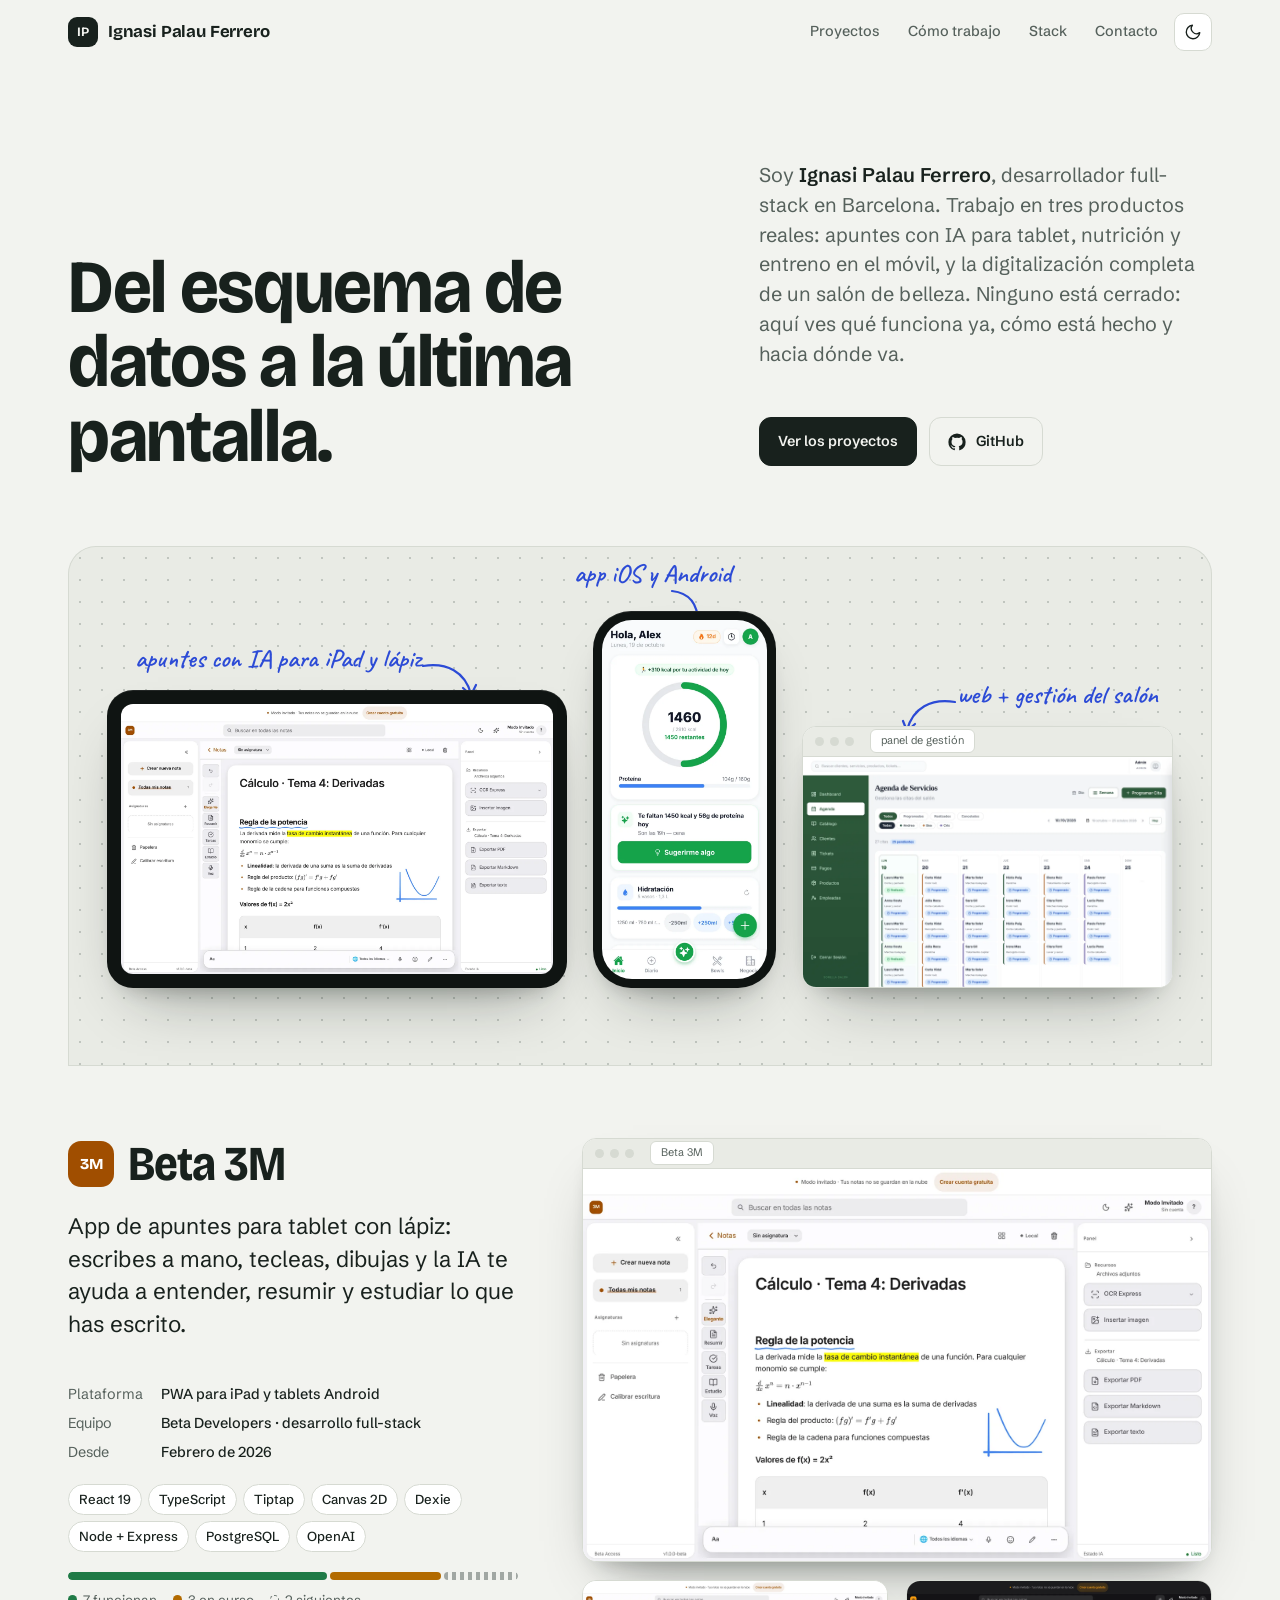
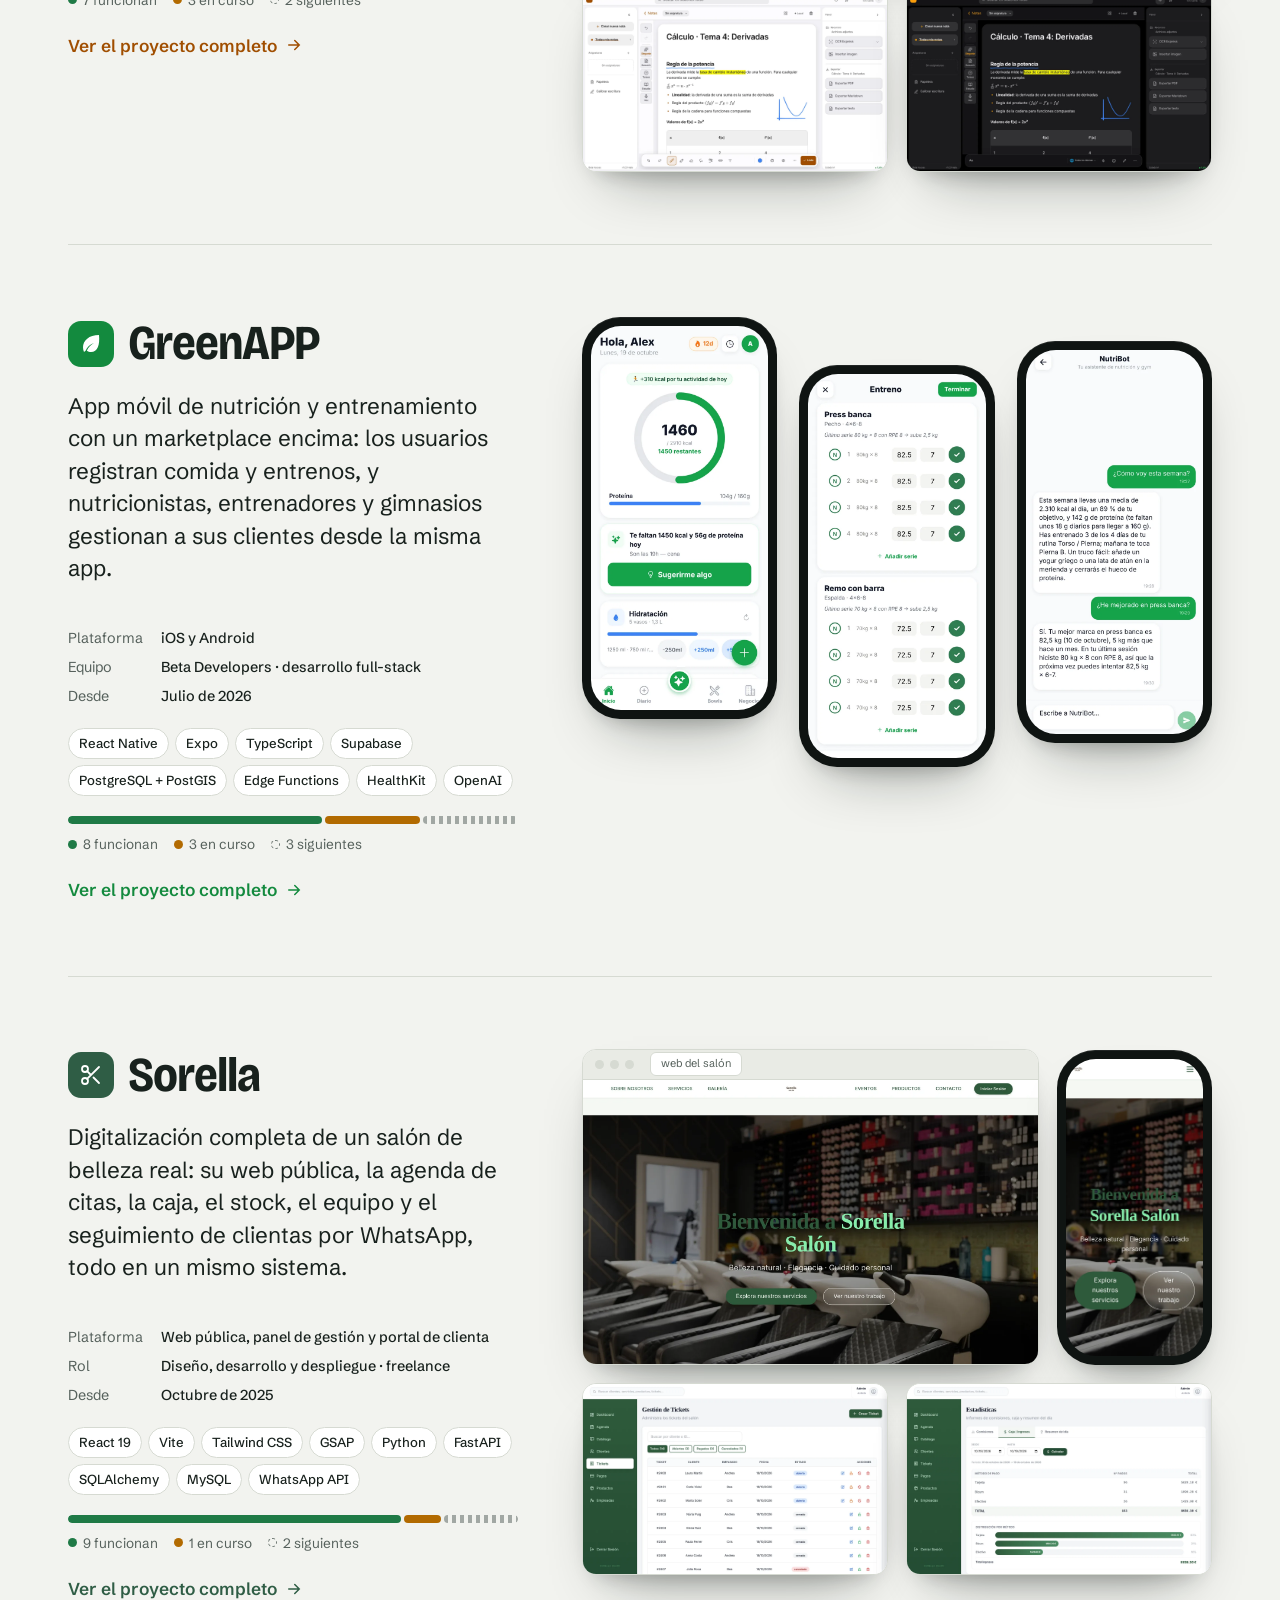
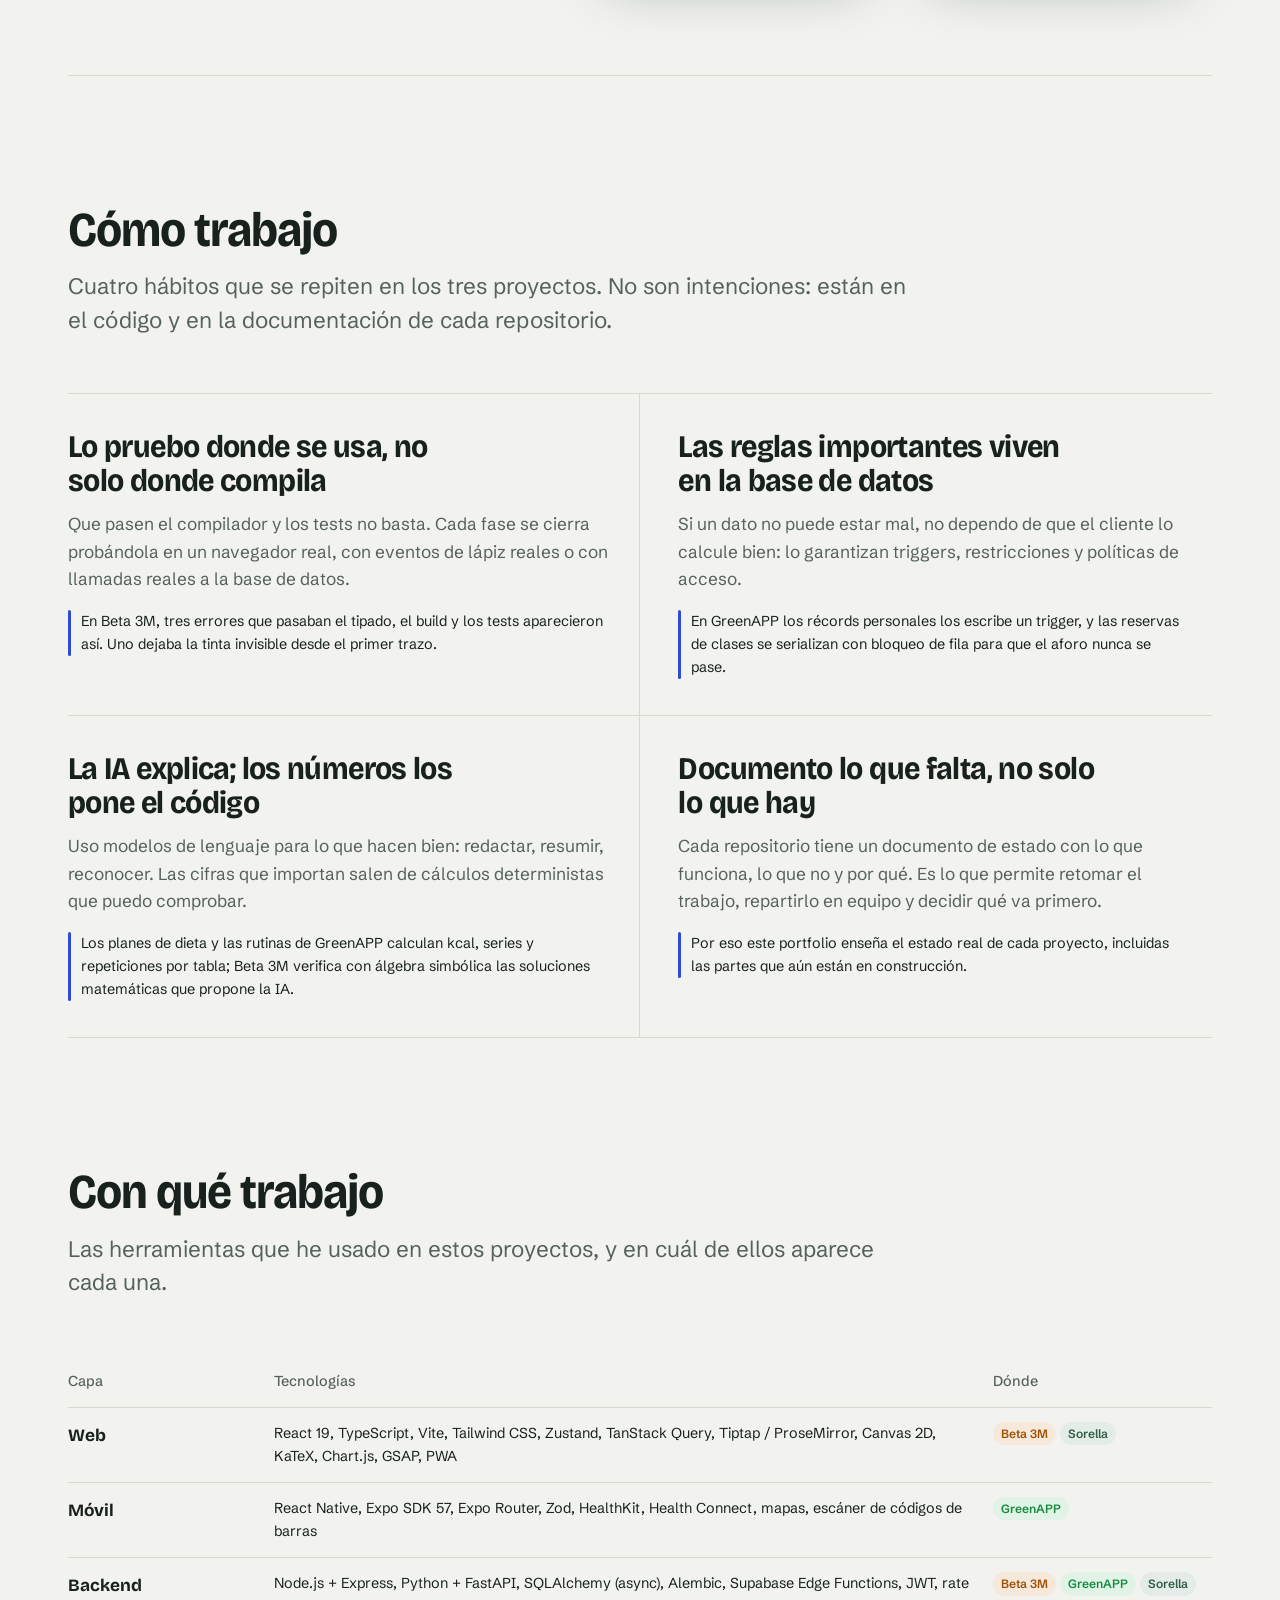
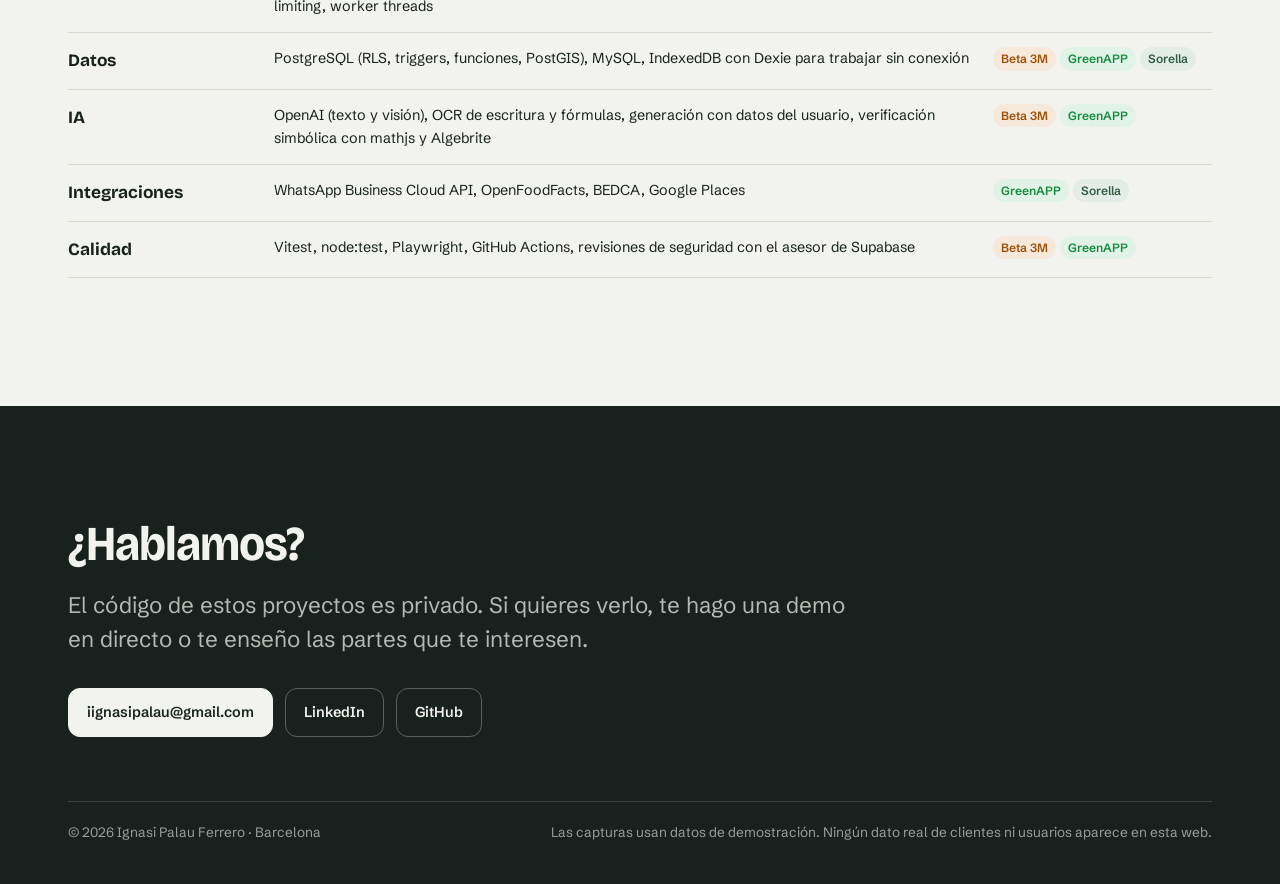
<file: index.html>
<!doctype html>
<html lang="es">
<head>
  <meta charset="utf-8">
  <meta name="viewport" content="width=device-width, initial-scale=1">
  <title>Ignasi Palau Ferrero · Desarrollador full-stack</title>
  <meta name="description" content="Portfolio de Ignasi Palau Ferrero, desarrollador full-stack en Barcelona. Tres productos en desarrollo: Beta 3M (apuntes con IA), GreenAPP (nutrición y entreno) y Sorella (digitalización de un salón de belleza).">
  <meta name="theme-color" content="#f2f3ef" media="(prefers-color-scheme: light)">
  <meta name="theme-color" content="#121815" media="(prefers-color-scheme: dark)">
  <meta property="og:title" content="Ignasi Palau Ferrero · Desarrollador full-stack">
  <meta property="og:description" content="Tres productos en marcha, del esquema de datos a la última pantalla.">
  <meta property="og:image" content="https://ignasipalauferrero.github.io/assets/img/og.png">
  <meta property="og:type" content="website">
  <link rel="icon" href="favicon.svg" type="image/svg+xml">
  <link rel="preload" href="assets/fonts/bricolage-grotesque-latin-standard-normal.woff2" as="font" type="font/woff2" crossorigin>
  <link rel="stylesheet" href="assets/css/site.css">
  <script src="assets/js/site.js"></script>
</head>
<body>
  <a class="skip" href="#proyectos">Saltar a los proyectos</a>

  <header class="site-header">
    <div class="wrap">
      <a class="brand" href="./" aria-label="Inicio">
        <span class="brand-mark" aria-hidden="true">IP</span>
        <span class="brand-name">Ignasi Palau Ferrero</span>
      </a>
      <nav class="nav" aria-label="Principal">
        <a href="#proyectos"><span class="nav-text">Proyectos</span></a>
        <a href="#como-trabajo"><span class="nav-text">Cómo trabajo</span></a>
        <a href="#stack"><span class="nav-text">Stack</span></a>
        <a href="#contacto">Contacto</a>
        <button class="icon-btn" type="button" data-theme-toggle aria-label="Cambiar tema claro u oscuro">
          <svg viewBox="0 0 24 24" fill="none" stroke="currentColor" stroke-width="1.8" stroke-linecap="round" stroke-linejoin="round" aria-hidden="true"><path d="M21 12.8A9 9 0 1 1 11.2 3a7 7 0 0 0 9.8 9.8z"/></svg>
        </button>
      </nav>
    </div>
  </header>

  <main>
    <section class="hero">
      <div class="wrap hero-intro">
        <h1>Del esquema de datos a la última pantalla.</h1>
        <div class="hero-side">
        <p class="hero-lede">Soy <strong>Ignasi Palau Ferrero</strong>, desarrollador full-stack en Barcelona. Trabajo en tres productos reales: apuntes con IA para tablet, nutrición y entreno en el móvil, y la digitalización completa de un salón de belleza. Ninguno está cerrado: aquí ves qué funciona ya, cómo está hecho y hacia dónde va.</p>
        <div class="hero-actions">
          <a class="btn" href="#proyectos">Ver los proyectos</a>
          <a class="btn ghost" href="https://github.com/ignasipalauferrero" rel="me">
            <svg viewBox="0 0 24 24" fill="currentColor" aria-hidden="true"><path d="M12 .5A11.5 11.5 0 0 0 .5 12a11.5 11.5 0 0 0 7.86 10.92c.58.1.79-.25.79-.56v-2c-3.2.7-3.87-1.37-3.87-1.37-.53-1.33-1.28-1.69-1.28-1.69-1.05-.71.08-.7.08-.7 1.16.08 1.77 1.19 1.77 1.19 1.03 1.77 2.7 1.26 3.36.96.1-.75.4-1.26.73-1.55-2.55-.29-5.24-1.28-5.24-5.68 0-1.25.45-2.28 1.19-3.08-.12-.3-.52-1.46.11-3.04 0 0 .97-.31 3.17 1.18a11 11 0 0 1 5.77 0c2.2-1.49 3.17-1.18 3.17-1.18.63 1.58.23 2.75.11 3.04.74.8 1.19 1.83 1.19 3.08 0 4.41-2.69 5.38-5.26 5.67.41.36.78 1.06.78 2.14v3.17c0 .31.21.67.8.56A11.5 11.5 0 0 0 23.5 12 11.5 11.5 0 0 0 12 .5z"/></svg>
            GitHub
          </a>
        </div>
        </div>
      </div>

      <div class="wrap">
        <div class="bench" aria-label="Los tres productos">
          <div class="bench-stage">
            <a class="bench-item tablet" href="proyectos/beta3m.html">
              <span class="note note-tablet">apuntes con IA para iPad y lápiz
                <svg viewBox="0 0 60 40" aria-hidden="true"><path d="M2 6 C 26 2, 44 12, 50 34"/><path d="M42 28 L 50 35 L 55 25"/></svg>
              </span>
              <div class="device tablet"><img src="assets/img/beta3m/editor.webp" width="1600" height="1000" alt="Beta 3M en un iPad: una nota de cálculo con fórmulas, una tabla y un gráfico dibujado a mano"></div>
            </a>
            <a class="bench-item phone" href="proyectos/greenapp.html">
              <span class="note note-phone">app iOS y Android
                <svg viewBox="0 0 40 40" aria-hidden="true"><path d="M4 4 C 22 6, 30 18, 30 36"/><path d="M23 30 L 30 37 L 36 29"/></svg>
              </span>
              <div class="device phone"><img src="assets/img/greenapp/home.webp" width="600" height="1298" alt="GreenAPP en un móvil: anillo de calorías del día, proteína y sugerencia para la cena"></div>
            </a>
            <a class="bench-item web" href="proyectos/sorella.html">
              <span class="note note-web">web + gestión del salón
                <svg viewBox="0 0 56 40" aria-hidden="true"><path d="M54 6 C 30 2, 12 12, 6 34"/><path d="M2 25 L 6 35 L 14 28"/></svg>
              </span>
              <div class="device browser"><div class="bar" aria-hidden="true"><i></i><i></i><i></i><span>panel de gestión</span></div><img src="assets/img/sorella/agenda-semana.webp" width="1600" height="1000" alt="Panel de gestión de Sorella: agenda semanal de citas por empleada"></div>
            </a>
          </div>
        </div>
      </div>
    </section>

    <section class="section" id="proyectos" style="padding-top:0">
      <div class="wrap">

        <article class="project beta" aria-labelledby="p-beta">
          <div class="project-copy">
            <div class="project-title">
              <span class="project-logo" aria-hidden="true">3M</span>
              <h3 id="p-beta">Beta 3M</h3>
            </div>
            <p class="project-pitch">App de apuntes para tablet con lápiz: escribes a mano, tecleas, dibujas y la IA te ayuda a entender, resumir y estudiar lo que has escrito.</p>
            <dl class="facts">
              <dt>Plataforma</dt><dd>PWA para iPad y tablets Android</dd>
              <dt>Equipo</dt><dd>Beta Developers · desarrollo full-stack</dd>
              <dt>Desde</dt><dd>Febrero de 2026</dd>
            </dl>
            <ul class="tags" aria-label="Tecnologías">
              <li>React 19</li><li>TypeScript</li><li>Tiptap</li><li>Canvas 2D</li><li>Dexie</li><li>Node + Express</li><li>PostgreSQL</li><li>OpenAI</li>
            </ul>
            <div class="status">
              <div class="status-bar" role="img" aria-label="7 módulos funcionando, 3 en curso, 2 planificados"><span class="ok" style="flex:7"></span><span class="wip" style="flex:3"></span><span class="next" style="flex:2"></span></div>
              <div class="status-legend"><span><i class="dot ok"></i>7 funcionan</span><span><i class="dot wip"></i>3 en curso</span><span><i class="dot next"></i>2 siguientes</span></div>
            </div>
            <a class="read-more" href="proyectos/beta3m.html">Ver el proyecto completo <svg viewBox="0 0 24 24" fill="none" stroke="currentColor" stroke-width="2" stroke-linecap="round" aria-hidden="true"><path d="M5 12h14M13 6l6 6-6 6"/></svg></a>
          </div>
          <div class="project-visual">
            <button class="zoom" type="button" data-zoom="assets/img/beta3m/editor.webp" data-caption="Editor de Beta 3M: texto, fórmulas KaTeX, tabla con fórmula de columna y tinta a mano.">
              <div class="device browser"><div class="bar" aria-hidden="true"><i></i><i></i><i></i><span>Beta 3M</span></div><img src="assets/img/beta3m/editor.webp" width="1600" height="1000" loading="lazy" alt="Editor de Beta 3M con una nota de derivadas: fórmulas, lista, tabla y una parábola dibujada con el lápiz"></div>
            </button>
            <div class="visual-pair">
              <button class="zoom" type="button" data-zoom="assets/img/beta3m/modo-dibujo.webp" data-caption="Modo dibujo: bolígrafo, marcador, goma, lazo, figuras, regla y texto.">
                <div class="device browser"><img src="assets/img/beta3m/modo-dibujo.webp" width="1600" height="1000" loading="lazy" alt="Barra de herramientas del modo dibujo"></div>
              </button>
              <button class="zoom" type="button" data-zoom="assets/img/beta3m/editor-oscuro.webp" data-caption="Tema oscuro con contraste documentado.">
                <div class="device browser"><img src="assets/img/beta3m/editor-oscuro.webp" width="1600" height="1000" loading="lazy" alt="La misma nota en tema oscuro"></div>
              </button>
            </div>
          </div>
        </article>

        <article class="project green" aria-labelledby="p-green">
          <div class="project-copy">
            <div class="project-title">
              <span class="project-logo" aria-hidden="true"><svg viewBox="0 0 24 24" fill="currentColor"><path d="M20 3C10 3 4 8.5 4 15.5c0 1.6.4 3.1 1 4.5l1.6-1.2C8 15 11 12.4 15 11c-3.2 1.8-5.6 4.4-7.2 7.7C9 19.5 10.4 20 12 20c6.6 0 9-7 8-17z"/></svg></span>
              <h3 id="p-green">GreenAPP</h3>
            </div>
            <p class="project-pitch">App móvil de nutrición y entrenamiento con un marketplace encima: los usuarios registran comida y entrenos, y nutricionistas, entrenadores y gimnasios gestionan a sus clientes desde la misma app.</p>
            <dl class="facts">
              <dt>Plataforma</dt><dd>iOS y Android</dd>
              <dt>Equipo</dt><dd>Beta Developers · desarrollo full-stack</dd>
              <dt>Desde</dt><dd>Julio de 2026</dd>
            </dl>
            <ul class="tags" aria-label="Tecnologías">
              <li>React Native</li><li>Expo</li><li>TypeScript</li><li>Supabase</li><li>PostgreSQL + PostGIS</li><li>Edge Functions</li><li>HealthKit</li><li>OpenAI</li>
            </ul>
            <div class="status">
              <div class="status-bar" role="img" aria-label="8 módulos funcionando, 3 en curso, 3 planificados"><span class="ok" style="flex:8"></span><span class="wip" style="flex:3"></span><span class="next" style="flex:3"></span></div>
              <div class="status-legend"><span><i class="dot ok"></i>8 funcionan</span><span><i class="dot wip"></i>3 en curso</span><span><i class="dot next"></i>3 siguientes</span></div>
            </div>
            <a class="read-more" href="proyectos/greenapp.html">Ver el proyecto completo <svg viewBox="0 0 24 24" fill="none" stroke="currentColor" stroke-width="2" stroke-linecap="round" aria-hidden="true"><path d="M5 12h14M13 6l6 6-6 6"/></svg></a>
          </div>
          <div class="project-visual">
            <div class="visual-phones">
              <button class="zoom" type="button" data-zoom="assets/img/greenapp/home.webp" data-caption="Inicio: presupuesto de calorías del día con la actividad sumada.">
                <div class="device phone"><img src="assets/img/greenapp/home.webp" width="600" height="1298" loading="lazy" alt="Pantalla de inicio con el anillo de calorías"></div>
              </button>
              <button class="zoom" type="button" data-zoom="assets/img/greenapp/entreno.webp" data-caption="Entreno en vivo con sugerencia de peso basada en la última serie.">
                <div class="device phone"><img src="assets/img/greenapp/entreno.webp" width="600" height="1298" loading="lazy" alt="Entreno en vivo con series de press banca y sugerencia de peso"></div>
              </button>
              <button class="zoom" type="button" data-zoom="assets/img/greenapp/bot.webp" data-caption="NutriBot responde con los datos reales del usuario.">
                <div class="device phone"><img src="assets/img/greenapp/bot.webp" width="600" height="1298" loading="lazy" alt="Chat con NutriBot sobre la semana de nutrición y el press banca"></div>
              </button>
            </div>
          </div>
        </article>

        <article class="project sorella" aria-labelledby="p-sorella">
          <div class="project-copy">
            <div class="project-title">
              <span class="project-logo" aria-hidden="true"><svg viewBox="0 0 24 24" fill="none" stroke="currentColor" stroke-width="1.8" stroke-linecap="round"><circle cx="6" cy="6" r="3"/><circle cx="6" cy="18" r="3"/><path d="M20 4 8.1 15.9M14.5 14.5 20 20M8.1 8.1 12 12"/></svg></span>
              <h3 id="p-sorella">Sorella</h3>
            </div>
            <p class="project-pitch">Digitalización completa de un salón de belleza real: su web pública, la agenda de citas, la caja, el stock, el equipo y el seguimiento de clientas por WhatsApp, todo en un mismo sistema.</p>
            <dl class="facts">
              <dt>Plataforma</dt><dd>Web pública, panel de gestión y portal de clienta</dd>
              <dt>Rol</dt><dd>Diseño, desarrollo y despliegue · freelance</dd>
              <dt>Desde</dt><dd>Octubre de 2025</dd>
            </dl>
            <ul class="tags" aria-label="Tecnologías">
              <li>React 19</li><li>Vite</li><li>Tailwind CSS</li><li>GSAP</li><li>Python</li><li>FastAPI</li><li>SQLAlchemy</li><li>MySQL</li><li>WhatsApp API</li>
            </ul>
            <div class="status">
              <div class="status-bar" role="img" aria-label="9 módulos funcionando, 1 en curso, 2 planificados"><span class="ok" style="flex:9"></span><span class="wip" style="flex:1"></span><span class="next" style="flex:2"></span></div>
              <div class="status-legend"><span><i class="dot ok"></i>9 funcionan</span><span><i class="dot wip"></i>1 en curso</span><span><i class="dot next"></i>2 siguientes</span></div>
            </div>
            <a class="read-more" href="proyectos/sorella.html">Ver el proyecto completo <svg viewBox="0 0 24 24" fill="none" stroke="currentColor" stroke-width="2" stroke-linecap="round" aria-hidden="true"><path d="M5 12h14M13 6l6 6-6 6"/></svg></a>
          </div>
          <div class="project-visual">
            <div class="visual-mixed">
              <button class="zoom" type="button" data-zoom="assets/img/sorella/web-inicio.webp" data-caption="Web pública del salón.">
                <div class="device browser"><div class="bar" aria-hidden="true"><i></i><i></i><i></i><span>web del salón</span></div><img src="assets/img/sorella/web-inicio.webp" width="1600" height="1000" loading="lazy" alt="Portada de la web pública de Sorella"></div>
              </button>
              <button class="zoom" type="button" data-zoom="assets/img/sorella/movil-inicio.webp" data-caption="La web en móvil.">
                <div class="device phone"><img src="assets/img/sorella/movil-inicio.webp" width="600" height="1298" loading="lazy" alt="La web de Sorella en un móvil"></div>
              </button>
            </div>
            <div class="visual-pair">
              <button class="zoom" type="button" data-zoom="assets/img/sorella/tickets.webp" data-caption="Gestión de tickets (datos de demostración).">
                <div class="device browser"><img src="assets/img/sorella/tickets.webp" width="1600" height="1000" loading="lazy" alt="Listado de tickets en el panel de gestión"></div>
              </button>
              <button class="zoom" type="button" data-zoom="assets/img/sorella/caja.webp" data-caption="Caja por método de pago (datos de demostración).">
                <div class="device browser"><img src="assets/img/sorella/caja.webp" width="1600" height="1000" loading="lazy" alt="Informe de caja por método de pago"></div>
              </button>
            </div>
          </div>
        </article>

      </div>
    </section>

    <section class="section" id="como-trabajo">
      <div class="wrap">
        <div class="section-head">
          <h2>Cómo trabajo</h2>
          <p>Cuatro hábitos que se repiten en los tres proyectos. No son intenciones: están en el código y en la documentación de cada repositorio.</p>
        </div>
        <div class="principles">
          <div class="principle">
            <h3>Lo pruebo donde se usa, no solo donde compila</h3>
            <p>Que pasen el compilador y los tests no basta. Cada fase se cierra probándola en un navegador real, con eventos de lápiz reales o con llamadas reales a la base de datos.</p>
            <p class="proof">En Beta 3M, tres errores que pasaban el tipado, el build y los tests aparecieron así. Uno dejaba la tinta invisible desde el primer trazo.</p>
          </div>
          <div class="principle">
            <h3>Las reglas importantes viven en la base de datos</h3>
            <p>Si un dato no puede estar mal, no dependo de que el cliente lo calcule bien: lo garantizan triggers, restricciones y políticas de acceso.</p>
            <p class="proof">En GreenAPP los récords personales los escribe un trigger, y las reservas de clases se serializan con bloqueo de fila para que el aforo nunca se pase.</p>
          </div>
          <div class="principle">
            <h3>La IA explica; los números los pone el código</h3>
            <p>Uso modelos de lenguaje para lo que hacen bien: redactar, resumir, reconocer. Las cifras que importan salen de cálculos deterministas que puedo comprobar.</p>
            <p class="proof">Los planes de dieta y las rutinas de GreenAPP calculan kcal, series y repeticiones por tabla; Beta 3M verifica con álgebra simbólica las soluciones matemáticas que propone la IA.</p>
          </div>
          <div class="principle">
            <h3>Documento lo que falta, no solo lo que hay</h3>
            <p>Cada repositorio tiene un documento de estado con lo que funciona, lo que no y por qué. Es lo que permite retomar el trabajo, repartirlo en equipo y decidir qué va primero.</p>
            <p class="proof">Por eso este portfolio enseña el estado real de cada proyecto, incluidas las partes que aún están en construcción.</p>
          </div>
        </div>
      </div>
    </section>

    <section class="section" id="stack">
      <div class="wrap">
        <div class="section-head">
          <h2>Con qué trabajo</h2>
          <p>Las herramientas que he usado en estos proyectos, y en cuál de ellos aparece cada una.</p>
        </div>
        <table class="stack">
          <thead><tr><th scope="col">Capa</th><th scope="col">Tecnologías</th><th scope="col">Dónde</th></tr></thead>
          <tbody>
            <tr><th scope="row">Web</th><td>React 19, TypeScript, Vite, Tailwind CSS, Zustand, TanStack Query, Tiptap / ProseMirror, Canvas 2D, KaTeX, Chart.js, GSAP, PWA</td><td class="where"><span class="pill beta">Beta 3M</span><span class="pill sorella">Sorella</span></td></tr>
            <tr><th scope="row">Móvil</th><td>React Native, Expo SDK 57, Expo Router, Zod, HealthKit, Health Connect, mapas, escáner de códigos de barras</td><td class="where"><span class="pill green">GreenAPP</span></td></tr>
            <tr><th scope="row">Backend</th><td>Node.js + Express, Python + FastAPI, SQLAlchemy (async), Alembic, Supabase Edge Functions, JWT, rate limiting, worker threads</td><td class="where"><span class="pill beta">Beta 3M</span><span class="pill green">GreenAPP</span><span class="pill sorella">Sorella</span></td></tr>
            <tr><th scope="row">Datos</th><td>PostgreSQL (RLS, triggers, funciones, PostGIS), MySQL, IndexedDB con Dexie para trabajar sin conexión</td><td class="where"><span class="pill beta">Beta 3M</span><span class="pill green">GreenAPP</span><span class="pill sorella">Sorella</span></td></tr>
            <tr><th scope="row">IA</th><td>OpenAI (texto y visión), OCR de escritura y fórmulas, generación con datos del usuario, verificación simbólica con mathjs y Algebrite</td><td class="where"><span class="pill beta">Beta 3M</span><span class="pill green">GreenAPP</span></td></tr>
            <tr><th scope="row">Integraciones</th><td>WhatsApp Business Cloud API, OpenFoodFacts, BEDCA, Google Places</td><td class="where"><span class="pill green">GreenAPP</span><span class="pill sorella">Sorella</span></td></tr>
            <tr><th scope="row">Calidad</th><td>Vitest, node:test, Playwright, GitHub Actions, revisiones de seguridad con el asesor de Supabase</td><td class="where"><span class="pill beta">Beta 3M</span><span class="pill green">GreenAPP</span></td></tr>
          </tbody>
        </table>
      </div>
    </section>
  </main>

  <footer class="contact" id="contacto">
    <div class="wrap">
      <h2>¿Hablamos?</h2>
      <p>El código de estos proyectos es privado. Si quieres verlo, te hago una demo en directo o te enseño las partes que te interesen.</p>
      <div class="links">
        <a class="btn" href="mailto:iignasipalau@gmail.com">iignasipalau@gmail.com</a>
        <a class="btn ghost" href="https://www.linkedin.com/in/ignasipalau" rel="me">LinkedIn</a>
        <a class="btn ghost" href="https://github.com/ignasipalauferrero" rel="me">GitHub</a>
      </div>
      <div class="fineprint">
        <span>© 2026 Ignasi Palau Ferrero · Barcelona</span>
        <span>Las capturas usan datos de demostración. Ningún dato real de clientes ni usuarios aparece en esta web.</span>
      </div>
    </div>
  </footer>
</body>
</html>
</file>
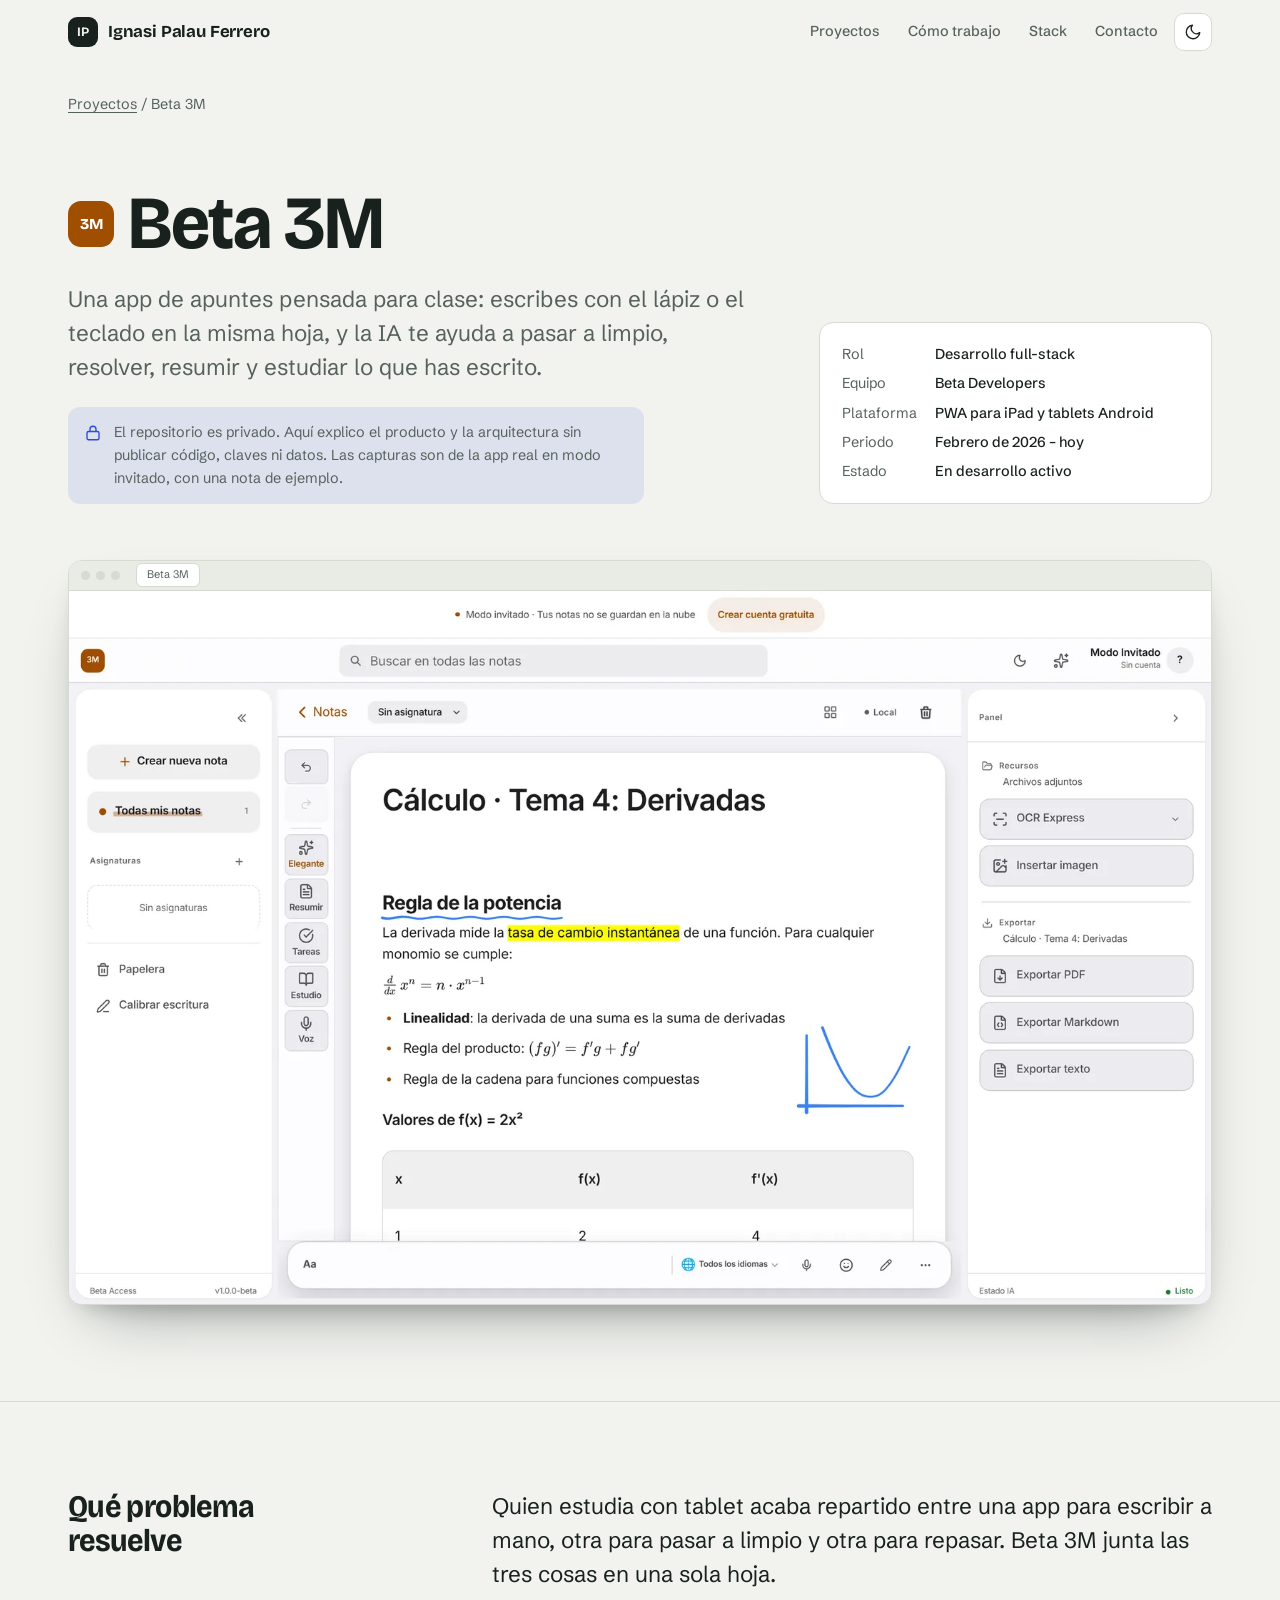
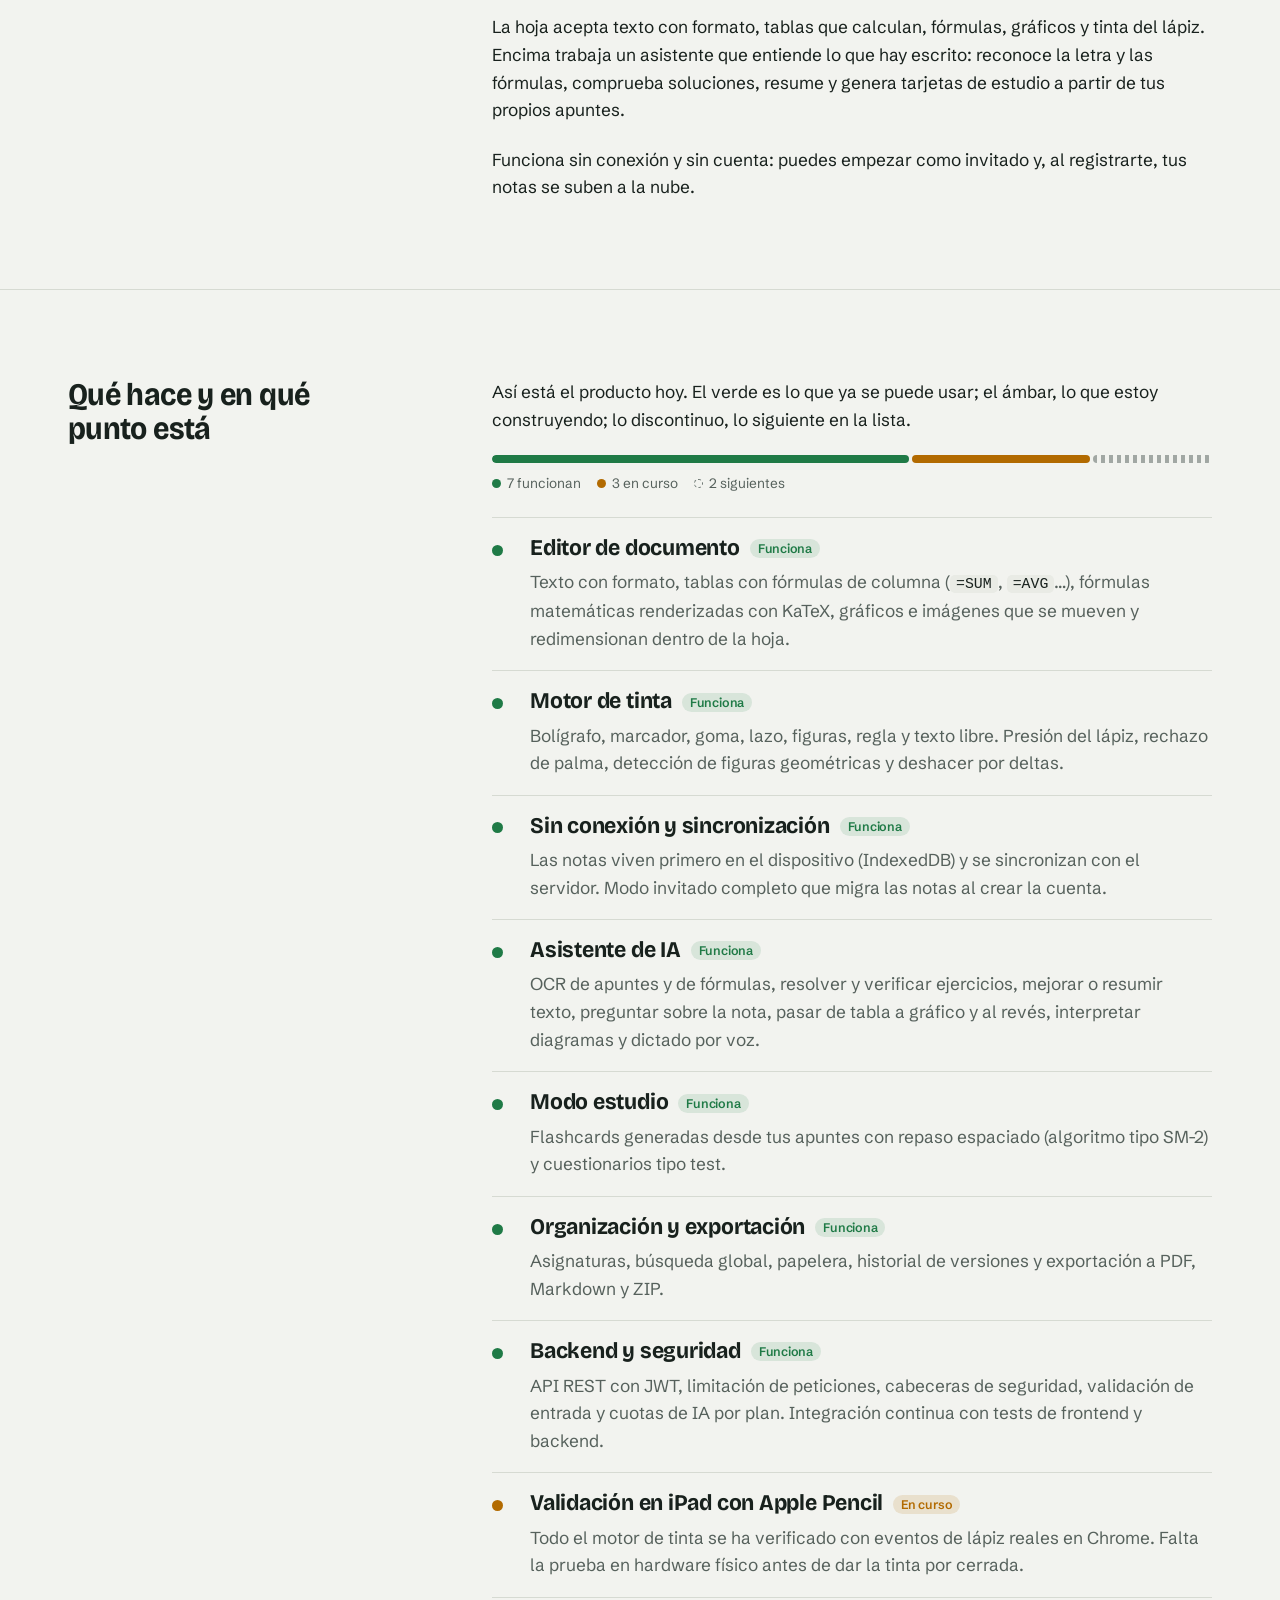
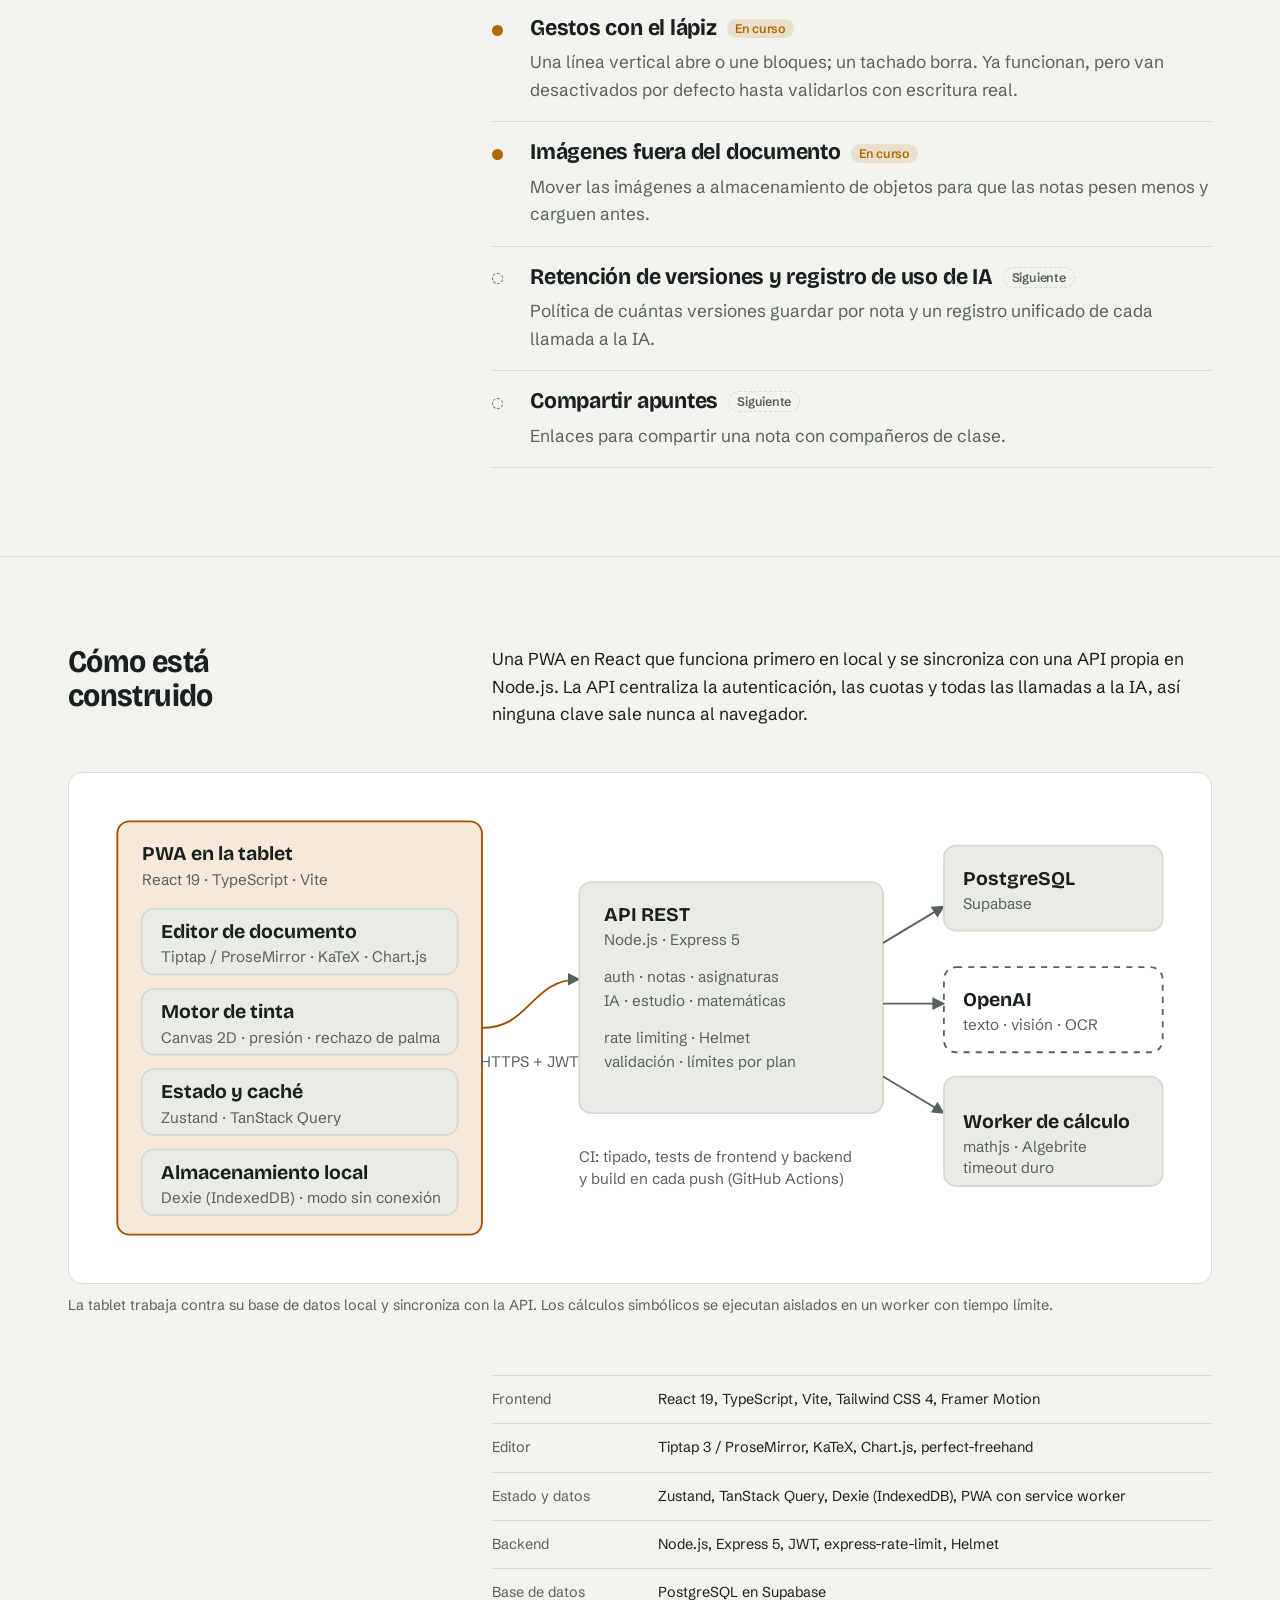
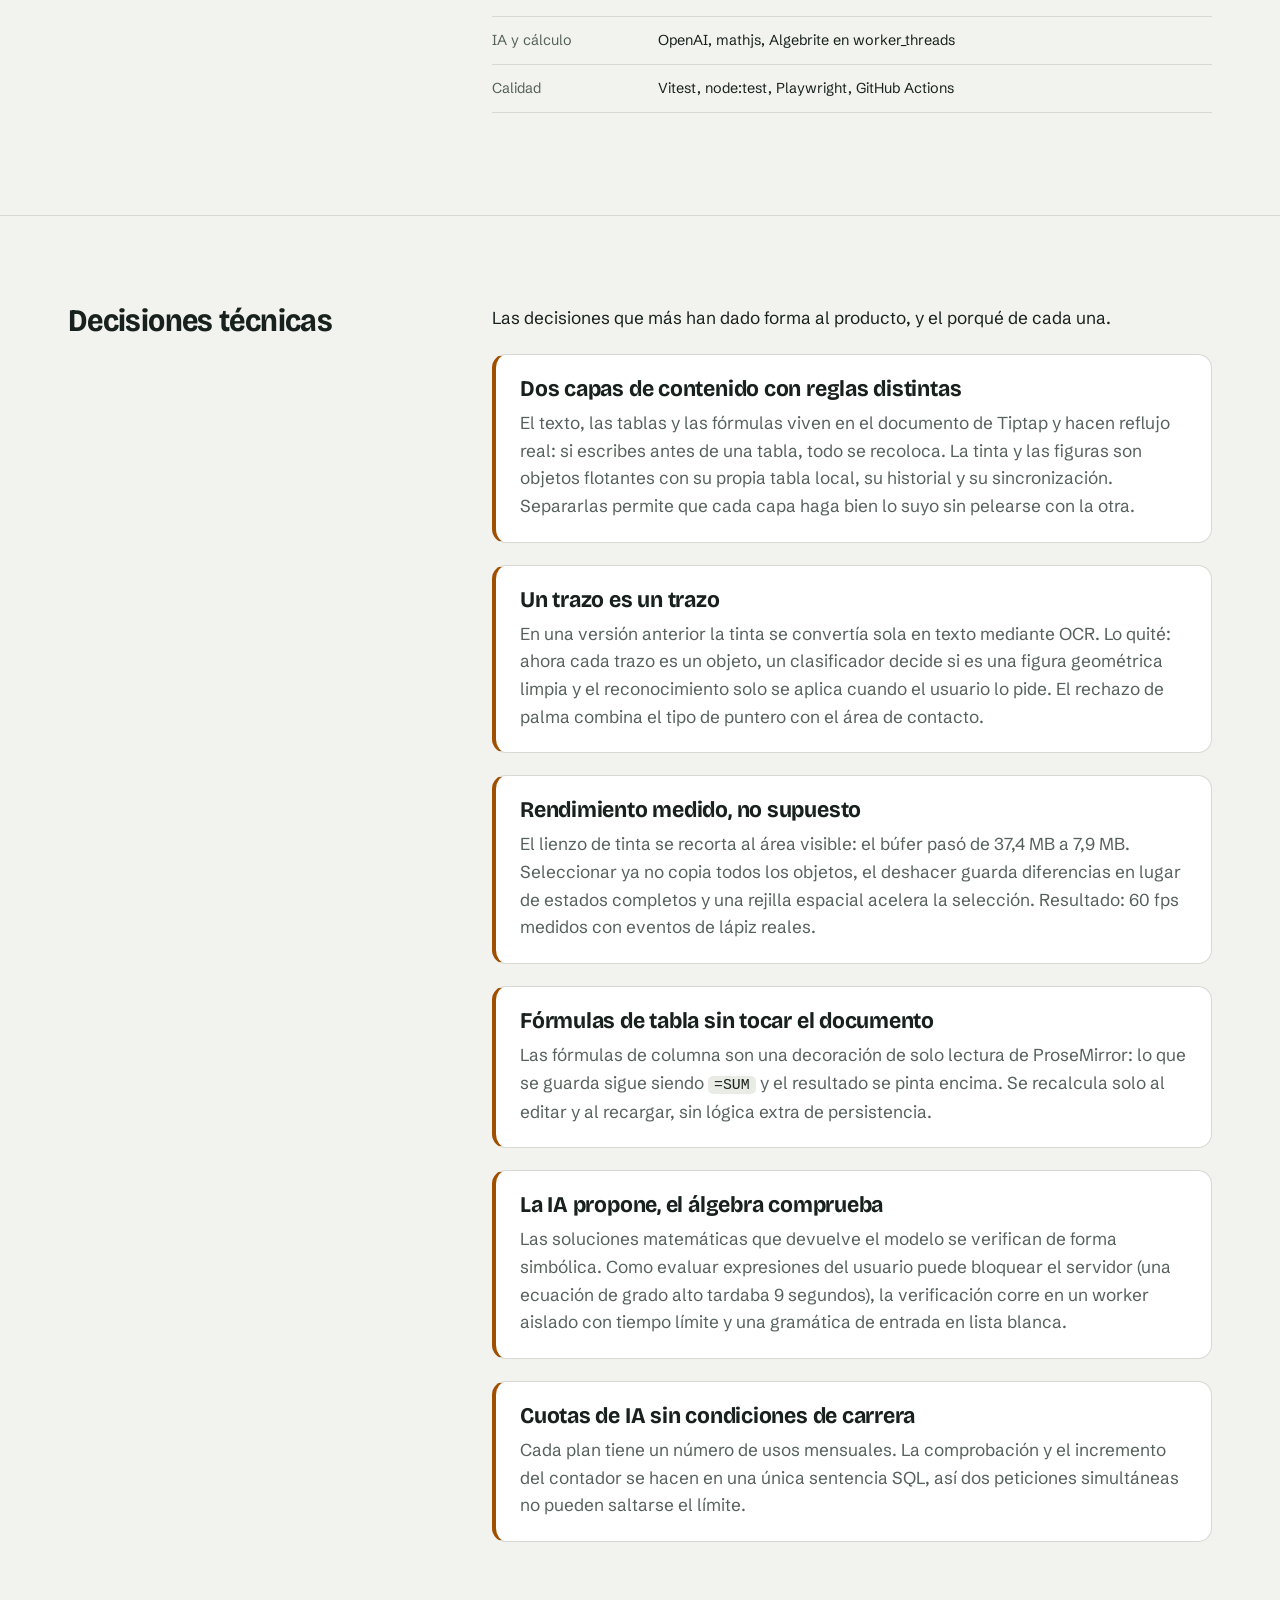
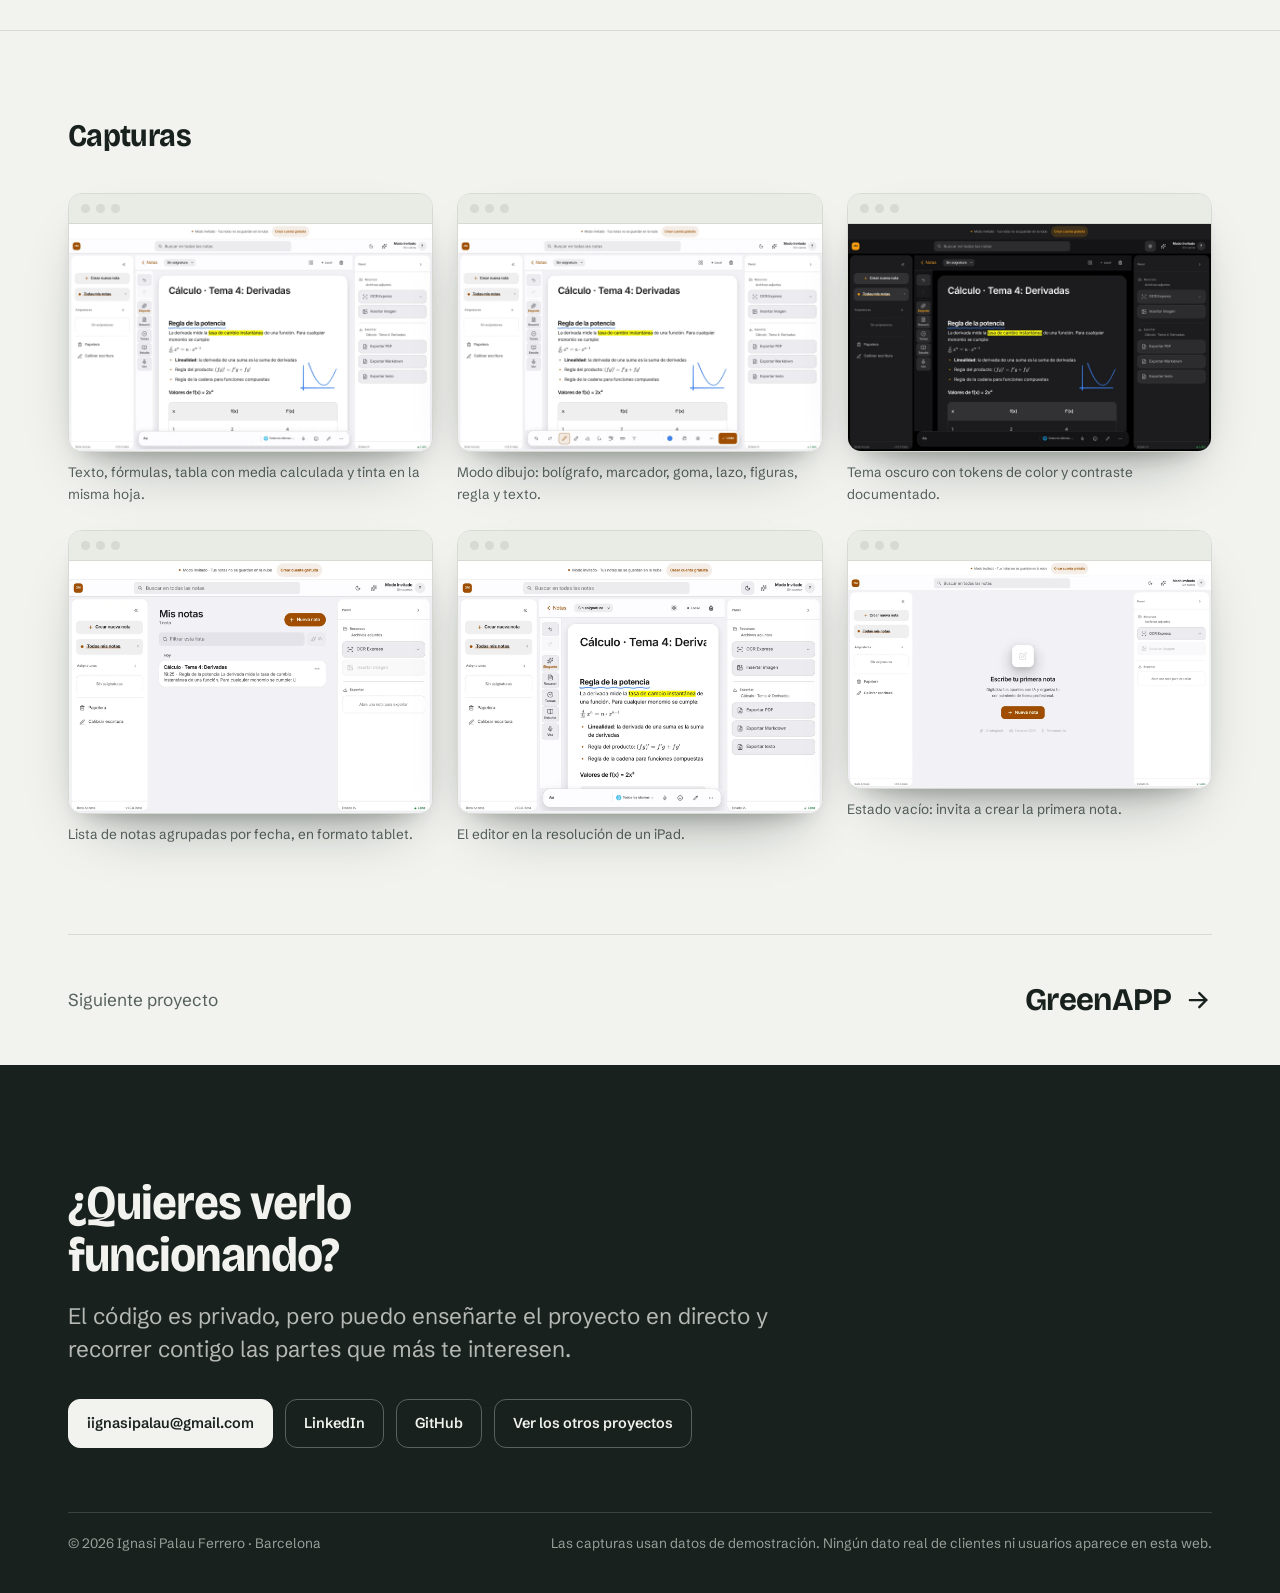
<file: proyectos/beta3m.html>
<!doctype html>
<html lang="es">
<head>
  <meta charset="utf-8">
  <meta name="viewport" content="width=device-width, initial-scale=1">
  <title>Beta 3M · Ignasi Palau Ferrero</title>
  <meta name="description" content="Beta 3M: app de apuntes para tablet con lápiz e inteligencia artificial. Caso de estudio de Ignasi Palau Ferrero.">
  <meta name="theme-color" content="#f2f3ef" media="(prefers-color-scheme: light)">
  <meta name="theme-color" content="#121815" media="(prefers-color-scheme: dark)">
  <meta property="og:title" content="Beta 3M · Ignasi Palau Ferrero">
  <meta property="og:description" content="Beta 3M: app de apuntes para tablet con lápiz e inteligencia artificial. Caso de estudio de Ignasi Palau Ferrero.">
  <meta property="og:image" content="https://ignasipalauferrero.github.io/assets/img/og.png">
  <link rel="icon" href="../favicon.svg" type="image/svg+xml">
  <link rel="preload" href="../assets/fonts/bricolage-grotesque-latin-standard-normal.woff2" as="font" type="font/woff2" crossorigin>
  <link rel="stylesheet" href="../assets/css/site.css">
  <script src="../assets/js/site.js"></script>
</head>
<body>
  <a class="skip" href="#contenido">Saltar al contenido</a>
  <header class="site-header">
    <div class="wrap">
      <a class="brand" href="../" aria-label="Inicio">
        <span class="brand-mark" aria-hidden="true">IP</span>
        <span class="brand-name">Ignasi Palau Ferrero</span>
      </a>
      <nav class="nav" aria-label="Principal">
        <a href="../#proyectos"><span class="nav-text">Proyectos</span></a>
        <a href="../#como-trabajo"><span class="nav-text">Cómo trabajo</span></a>
        <a href="../#stack"><span class="nav-text">Stack</span></a>
        <a href="../#contacto">Contacto</a>
        <button class="icon-btn" type="button" data-theme-toggle aria-label="Cambiar tema claro u oscuro"><svg viewBox="0 0 24 24" fill="none" stroke="currentColor" stroke-width="1.8" stroke-linecap="round" stroke-linejoin="round" aria-hidden="true"><path d="M21 12.8A9 9 0 1 1 11.2 3a7 7 0 0 0 9.8 9.8z"/></svg></button>
      </nav>
    </div>
  </header>
<main id="contenido" class="case beta">
<div class="wrap"><p class="crumbs"><a href="../#proyectos">Proyectos</a> / Beta 3M</p>
<section class="case-hero">
  <div>
    <div class="project-title"><span class="project-logo" aria-hidden="true">3M</span><h1>Beta 3M</h1></div>
    <p class="lede">Una app de apuntes pensada para clase: escribes con el lápiz o el teclado en la misma hoja, y la IA te ayuda a pasar a limpio, resolver, resumir y estudiar lo que has escrito.</p>
    <p class="privacy-note"><svg viewBox="0 0 24 24" fill="none" stroke="currentColor" stroke-width="1.8" stroke-linecap="round" stroke-linejoin="round" aria-hidden="true"><rect x="4" y="10" width="16" height="11" rx="2"/><path d="M8 10V7a4 4 0 0 1 8 0v3"/></svg><span>El repositorio es privado. Aquí explico el producto y la arquitectura sin publicar código, claves ni datos. Las capturas son de la app real en modo invitado, con una nota de ejemplo.</span></p>
  </div>
  <dl class="facts"><dt>Rol</dt><dd>Desarrollo full-stack</dd><dt>Equipo</dt><dd>Beta Developers</dd><dt>Plataforma</dt><dd>PWA para iPad y tablets Android</dd><dt>Periodo</dt><dd>Febrero de 2026 – hoy</dd><dt>Estado</dt><dd>En desarrollo activo</dd></dl>
</section>
<div class="hero-shot"><button class="zoom" type="button" data-zoom="../assets/img/beta3m/editor.webp" data-caption="Editor de Beta 3M: una nota de derivadas con fórmulas KaTeX, lista, tabla con fórmulas de columna y una parábola dibujada con el lápiz"><div class="device browser"><div class="bar" aria-hidden="true"><i></i><i></i><i></i><span>Beta 3M</span></div><img src="../assets/img/beta3m/editor.webp" width="1600" height="1000" loading="lazy" alt="Editor de Beta 3M: una nota de derivadas con fórmulas KaTeX, lista, tabla con fórmulas de columna y una parábola dibujada con el lápiz"></div></button></div></div>
<section class="case-section"><div class="wrap case-grid"><h2>Qué problema resuelve</h2><div class="case-body"><p class="big">Quien estudia con tablet acaba repartido entre una app para escribir a mano, otra para pasar a limpio y otra para repasar. Beta 3M junta las tres cosas en una sola hoja.</p><p class="">La hoja acepta texto con formato, tablas que calculan, fórmulas, gráficos y tinta del lápiz. Encima trabaja un asistente que entiende lo que hay escrito: reconoce la letra y las fórmulas, comprueba soluciones, resume y genera tarjetas de estudio a partir de tus propios apuntes.</p><p class="">Funciona sin conexión y sin cuenta: puedes empezar como invitado y, al registrarte, tus notas se suben a la nube.</p></div></div></section>
<section class="case-section" id="estado"><div class="wrap case-grid"><h2>Qué hace y en qué punto está</h2><div class="case-body"><p>Así está el producto hoy. El verde es lo que ya se puede usar; el ámbar, lo que estoy construyendo; lo discontinuo, lo siguiente en la lista.</p><div class="status"><div class="status-bar" role="img" aria-label="7 funcionan, 3 en curso, 2 siguientes"><span class="ok" style="flex:7"></span><span class="wip" style="flex:3"></span><span class="next" style="flex:2"></span></div><div class="status-legend"><span><i class="dot ok"></i>7 funcionan</span><span><i class="dot wip"></i>3 en curso</span><span><i class="dot next"></i>2 siguientes</span></div></div><ul class="modules"><li class="module"><i class="dot ok" aria-hidden="true"></i><h3>Editor de documento<span class="state ok">Funciona</span></h3><p>Texto con formato, tablas con fórmulas de columna (<code>=SUM</code>, <code>=AVG</code>…), fórmulas matemáticas renderizadas con KaTeX, gráficos e imágenes que se mueven y redimensionan dentro de la hoja.</p></li><li class="module"><i class="dot ok" aria-hidden="true"></i><h3>Motor de tinta<span class="state ok">Funciona</span></h3><p>Bolígrafo, marcador, goma, lazo, figuras, regla y texto libre. Presión del lápiz, rechazo de palma, detección de figuras geométricas y deshacer por deltas.</p></li><li class="module"><i class="dot ok" aria-hidden="true"></i><h3>Sin conexión y sincronización<span class="state ok">Funciona</span></h3><p>Las notas viven primero en el dispositivo (IndexedDB) y se sincronizan con el servidor. Modo invitado completo que migra las notas al crear la cuenta.</p></li><li class="module"><i class="dot ok" aria-hidden="true"></i><h3>Asistente de IA<span class="state ok">Funciona</span></h3><p>OCR de apuntes y de fórmulas, resolver y verificar ejercicios, mejorar o resumir texto, preguntar sobre la nota, pasar de tabla a gráfico y al revés, interpretar diagramas y dictado por voz.</p></li><li class="module"><i class="dot ok" aria-hidden="true"></i><h3>Modo estudio<span class="state ok">Funciona</span></h3><p>Flashcards generadas desde tus apuntes con repaso espaciado (algoritmo tipo SM-2) y cuestionarios tipo test.</p></li><li class="module"><i class="dot ok" aria-hidden="true"></i><h3>Organización y exportación<span class="state ok">Funciona</span></h3><p>Asignaturas, búsqueda global, papelera, historial de versiones y exportación a PDF, Markdown y ZIP.</p></li><li class="module"><i class="dot ok" aria-hidden="true"></i><h3>Backend y seguridad<span class="state ok">Funciona</span></h3><p>API REST con JWT, limitación de peticiones, cabeceras de seguridad, validación de entrada y cuotas de IA por plan. Integración continua con tests de frontend y backend.</p></li><li class="module"><i class="dot wip" aria-hidden="true"></i><h3>Validación en iPad con Apple Pencil<span class="state wip">En curso</span></h3><p>Todo el motor de tinta se ha verificado con eventos de lápiz reales en Chrome. Falta la prueba en hardware físico antes de dar la tinta por cerrada.</p></li><li class="module"><i class="dot wip" aria-hidden="true"></i><h3>Gestos con el lápiz<span class="state wip">En curso</span></h3><p>Una línea vertical abre o une bloques; un tachado borra. Ya funcionan, pero van desactivados por defecto hasta validarlos con escritura real.</p></li><li class="module"><i class="dot wip" aria-hidden="true"></i><h3>Imágenes fuera del documento<span class="state wip">En curso</span></h3><p>Mover las imágenes a almacenamiento de objetos para que las notas pesen menos y carguen antes.</p></li><li class="module"><i class="dot next" aria-hidden="true"></i><h3>Retención de versiones y registro de uso de IA<span class="state next">Siguiente</span></h3><p>Política de cuántas versiones guardar por nota y un registro unificado de cada llamada a la IA.</p></li><li class="module"><i class="dot next" aria-hidden="true"></i><h3>Compartir apuntes<span class="state next">Siguiente</span></h3><p>Enlaces para compartir una nota con compañeros de clase.</p></li></ul></div></div></section>
<section class="case-section"><div class="wrap case-grid"><h2>Cómo está construido</h2><div class="case-body"><p>Una PWA en React que funciona primero en local y se sincroniza con una API propia en Node.js. La API centraliza la autenticación, las cuotas y todas las llamadas a la IA, así ninguna clave sale nunca al navegador.</p></div></div><div class="wrap"><figure class="diagram-wide"><div class="diagram"><svg viewBox="0 0 900 380" role="img" aria-label="Arquitectura de Beta 3M"><defs><marker id="arrow" viewBox="0 0 10 10" refX="9" refY="5" markerWidth="7" markerHeight="7" orient="auto-start-reverse"><path d="M0 0 10 5 0 10z"/></marker></defs><rect class="box accent" x="20" y="20" width="300" height="340" rx="10"/><text class="t" x="36" y="195"></text><text class="t" x="40" y="52">PWA en la tablet</text><text class="s" x="40" y="72">React 19 · TypeScript · Vite</text><rect class="box" x="40" y="92" width="260" height="54" rx="10"/><text class="t" x="56" y="116">Editor de documento</text><text class="s" x="56" y="136">Tiptap / ProseMirror · KaTeX · Chart.js</text><rect class="box" x="40" y="158" width="260" height="54" rx="10"/><text class="t" x="56" y="182">Motor de tinta</text><text class="s" x="56" y="202">Canvas 2D · presión · rechazo de palma</text><rect class="box" x="40" y="224" width="260" height="54" rx="10"/><text class="t" x="56" y="248">Estado y caché</text><text class="s" x="56" y="268">Zustand · TanStack Query</text><rect class="box" x="40" y="290" width="260" height="54" rx="10"/><text class="t" x="56" y="314">Almacenamiento local</text><text class="s" x="56" y="334">Dexie (IndexedDB) · modo sin conexión</text><path class="wire accent" d="M320 190 C 360 190, 360 150, 400 150"/><text class="s" x="318" y="222">HTTPS + JWT</text><rect class="box" x="400" y="70" width="250" height="190" rx="10"/><text class="t" x="416" y="170"></text><text class="t" x="420" y="102">API REST</text><text class="s" x="420" y="122">Node.js · Express 5</text><text class="s" x="420" y="152">auth · notas · asignaturas</text><text class="s" x="420" y="172">IA · estudio · matemáticas</text><text class="s" x="420" y="202">rate limiting · Helmet</text><text class="s" x="420" y="222">validación · límites por plan</text><path class="wire" d="M650 120 L 700 90"/><rect class="box" x="700" y="40" width="180" height="70" rx="10"/><text class="t" x="716" y="72">PostgreSQL</text><text class="s" x="716" y="92">Supabase</text><path class="wire" d="M650 170 L 700 170"/><rect class="box ext" x="700" y="140" width="180" height="70" rx="10"/><text class="t" x="716" y="172">OpenAI</text><text class="s" x="716" y="192">texto · visión · OCR</text><path class="wire" d="M650 230 L 700 260"/><rect class="box" x="700" y="230" width="180" height="90" rx="10"/><text class="t" x="716" y="272">Worker de cálculo</text><text class="s" x="716" y="292">mathjs · Algebrite</text><text class="s" x="716" y="309">timeout duro</text><text class="s" x="400" y="300">CI: tipado, tests de frontend y backend</text><text class="s" x="400" y="318">y build en cada push (GitHub Actions)</text></svg></div><figcaption class="diagram-caption">La tablet trabaja contra su base de datos local y sincroniza con la API. Los cálculos simbólicos se ejecutan aislados en un worker con tiempo límite.</figcaption></figure></div><div class="wrap case-grid"><span aria-hidden="true"></span><div class="case-body"><dl class="kv"><dt>Frontend</dt><dd>React 19, TypeScript, Vite, Tailwind CSS 4, Framer Motion</dd><dt>Editor</dt><dd>Tiptap 3 / ProseMirror, KaTeX, Chart.js, perfect-freehand</dd><dt>Estado y datos</dt><dd>Zustand, TanStack Query, Dexie (IndexedDB), PWA con service worker</dd><dt>Backend</dt><dd>Node.js, Express 5, JWT, express-rate-limit, Helmet</dd><dt>Base de datos</dt><dd>PostgreSQL en Supabase</dd><dt>IA y cálculo</dt><dd>OpenAI, mathjs, Algebrite en worker_threads</dd><dt>Calidad</dt><dd>Vitest, node:test, Playwright, GitHub Actions</dd></dl></div></div></section>
<section class="case-section"><div class="wrap case-grid"><h2>Decisiones técnicas</h2><div class="case-body"><p>Las decisiones que más han dado forma al producto, y el porqué de cada una.</p><div class="decisions"><article class="decision"><h3>Dos capas de contenido con reglas distintas</h3><p>El texto, las tablas y las fórmulas viven en el documento de Tiptap y hacen reflujo real: si escribes antes de una tabla, todo se recoloca. La tinta y las figuras son objetos flotantes con su propia tabla local, su historial y su sincronización. Separarlas permite que cada capa haga bien lo suyo sin pelearse con la otra.</p></article><article class="decision"><h3>Un trazo es un trazo</h3><p>En una versión anterior la tinta se convertía sola en texto mediante OCR. Lo quité: ahora cada trazo es un objeto, un clasificador decide si es una figura geométrica limpia y el reconocimiento solo se aplica cuando el usuario lo pide. El rechazo de palma combina el tipo de puntero con el área de contacto.</p></article><article class="decision"><h3>Rendimiento medido, no supuesto</h3><p>El lienzo de tinta se recorta al área visible: el búfer pasó de 37,4 MB a 7,9 MB. Seleccionar ya no copia todos los objetos, el deshacer guarda diferencias en lugar de estados completos y una rejilla espacial acelera la selección. Resultado: 60 fps medidos con eventos de lápiz reales.</p></article><article class="decision"><h3>Fórmulas de tabla sin tocar el documento</h3><p>Las fórmulas de columna son una decoración de solo lectura de ProseMirror: lo que se guarda sigue siendo <code>=SUM</code> y el resultado se pinta encima. Se recalcula solo al editar y al recargar, sin lógica extra de persistencia.</p></article><article class="decision"><h3>La IA propone, el álgebra comprueba</h3><p>Las soluciones matemáticas que devuelve el modelo se verifican de forma simbólica. Como evaluar expresiones del usuario puede bloquear el servidor (una ecuación de grado alto tardaba 9 segundos), la verificación corre en un worker aislado con tiempo límite y una gramática de entrada en lista blanca.</p></article><article class="decision"><h3>Cuotas de IA sin condiciones de carrera</h3><p>Cada plan tiene un número de usos mensuales. La comprobación y el incremento del contador se hacen en una única sentencia SQL, así dos peticiones simultáneas no pueden saltarse el límite.</p></article></div></div></div></section>
<section class="case-section"><div class="wrap"><h2 class="gallery-title">Capturas</h2><div class="gallery desk"><figure><button class="zoom" type="button" data-zoom="../assets/img/beta3m/editor.webp" data-caption="Nota con fórmulas, tabla y tinta"><div class="device browser"><div class="bar" aria-hidden="true"><i></i><i></i><i></i></div><img src="../assets/img/beta3m/editor.webp" width="1600" height="1000" loading="lazy" alt="Nota con fórmulas, tabla y tinta"></div></button><figcaption>Texto, fórmulas, tabla con media calculada y tinta en la misma hoja.</figcaption></figure><figure><button class="zoom" type="button" data-zoom="../assets/img/beta3m/modo-dibujo.webp" data-caption="Modo dibujo con la barra de herramientas"><div class="device browser"><div class="bar" aria-hidden="true"><i></i><i></i><i></i></div><img src="../assets/img/beta3m/modo-dibujo.webp" width="1600" height="1000" loading="lazy" alt="Modo dibujo con la barra de herramientas"></div></button><figcaption>Modo dibujo: bolígrafo, marcador, goma, lazo, figuras, regla y texto.</figcaption></figure><figure><button class="zoom" type="button" data-zoom="../assets/img/beta3m/editor-oscuro.webp" data-caption="La nota en tema oscuro"><div class="device browser"><div class="bar" aria-hidden="true"><i></i><i></i><i></i></div><img src="../assets/img/beta3m/editor-oscuro.webp" width="1600" height="1000" loading="lazy" alt="La nota en tema oscuro"></div></button><figcaption>Tema oscuro con tokens de color y contraste documentado.</figcaption></figure><figure><button class="zoom" type="button" data-zoom="../assets/img/beta3m/ipad-lista.webp" data-caption="Lista de notas en formato tablet"><div class="device browser"><div class="bar" aria-hidden="true"><i></i><i></i><i></i></div><img src="../assets/img/beta3m/ipad-lista.webp" width="1400" height="972" loading="lazy" alt="Lista de notas en formato tablet"></div></button><figcaption>Lista de notas agrupadas por fecha, en formato tablet.</figcaption></figure><figure><button class="zoom" type="button" data-zoom="../assets/img/beta3m/ipad.webp" data-caption="Editor en formato tablet"><div class="device browser"><div class="bar" aria-hidden="true"><i></i><i></i><i></i></div><img src="../assets/img/beta3m/ipad.webp" width="1400" height="972" loading="lazy" alt="Editor en formato tablet"></div></button><figcaption>El editor en la resolución de un iPad.</figcaption></figure><figure><button class="zoom" type="button" data-zoom="../assets/img/beta3m/inicio.webp" data-caption="Pantalla inicial vacía"><div class="device browser"><div class="bar" aria-hidden="true"><i></i><i></i><i></i></div><img src="../assets/img/beta3m/inicio.webp" width="1600" height="1000" loading="lazy" alt="Pantalla inicial vacía"></div></button><figcaption>Estado vacío: invita a crear la primera nota.</figcaption></figure></div></div></section>
<div class="wrap"><nav class="next-project" aria-label="Siguiente proyecto"><span class="muted">Siguiente proyecto</span>
<a href="greenapp.html">GreenAPP <svg viewBox="0 0 24 24" fill="none" stroke="currentColor" stroke-width="2" stroke-linecap="round" aria-hidden="true"><path d="M5 12h14M13 6l6 6-6 6"/></svg></a></nav></div>
</main>
  <footer class="contact" id="contacto">
    <div class="wrap">
      <h2>¿Quieres verlo funcionando?</h2>
      <p>El código es privado, pero puedo enseñarte el proyecto en directo y recorrer contigo las partes que más te interesen.</p>
      <div class="links">
        <a class="btn" href="mailto:iignasipalau@gmail.com">iignasipalau@gmail.com</a>
        <a class="btn ghost" href="https://www.linkedin.com/in/ignasipalau" rel="me">LinkedIn</a>
        <a class="btn ghost" href="https://github.com/ignasipalauferrero" rel="me">GitHub</a>
        <a class="btn ghost" href="../#proyectos">Ver los otros proyectos</a>
      </div>
      <div class="fineprint">
        <span>© 2026 Ignasi Palau Ferrero · Barcelona</span>
        <span>Las capturas usan datos de demostración. Ningún dato real de clientes ni usuarios aparece en esta web.</span>
      </div>
    </div>
  </footer>
</body>
</html>
</file>
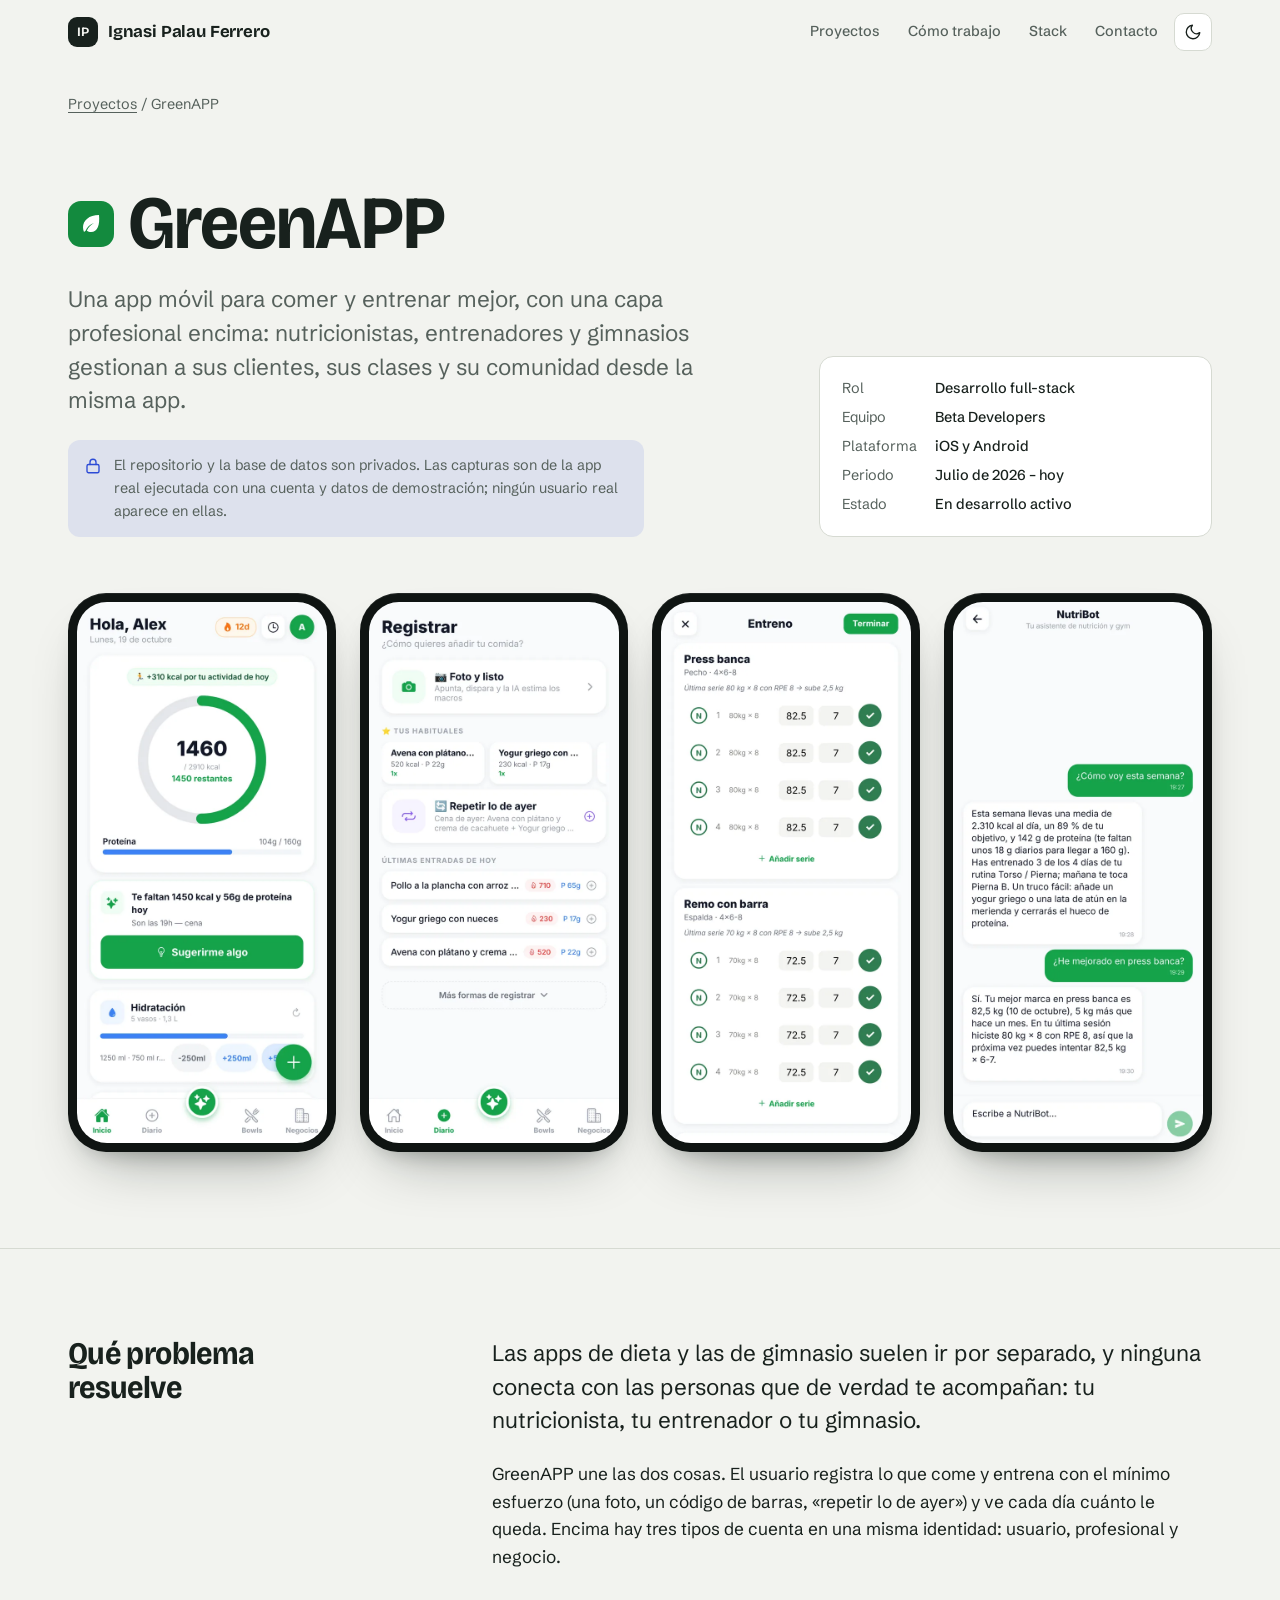
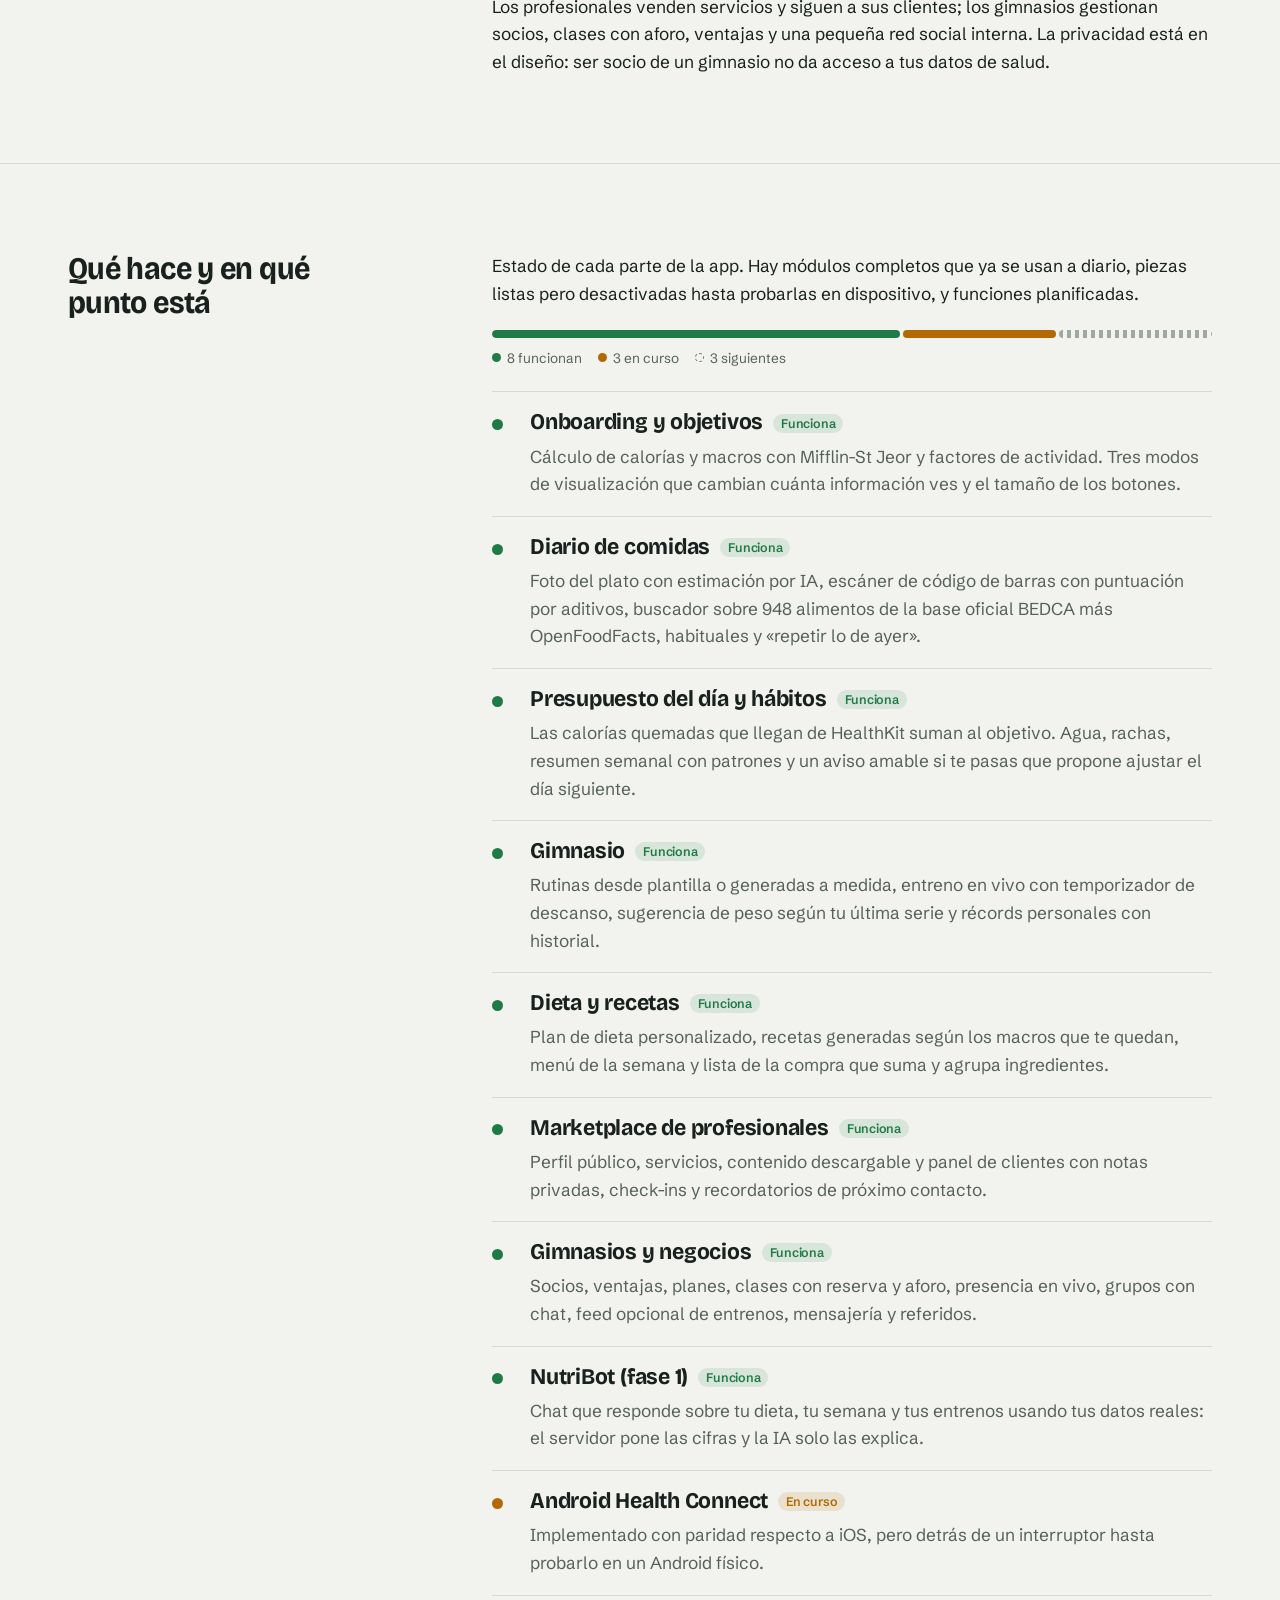
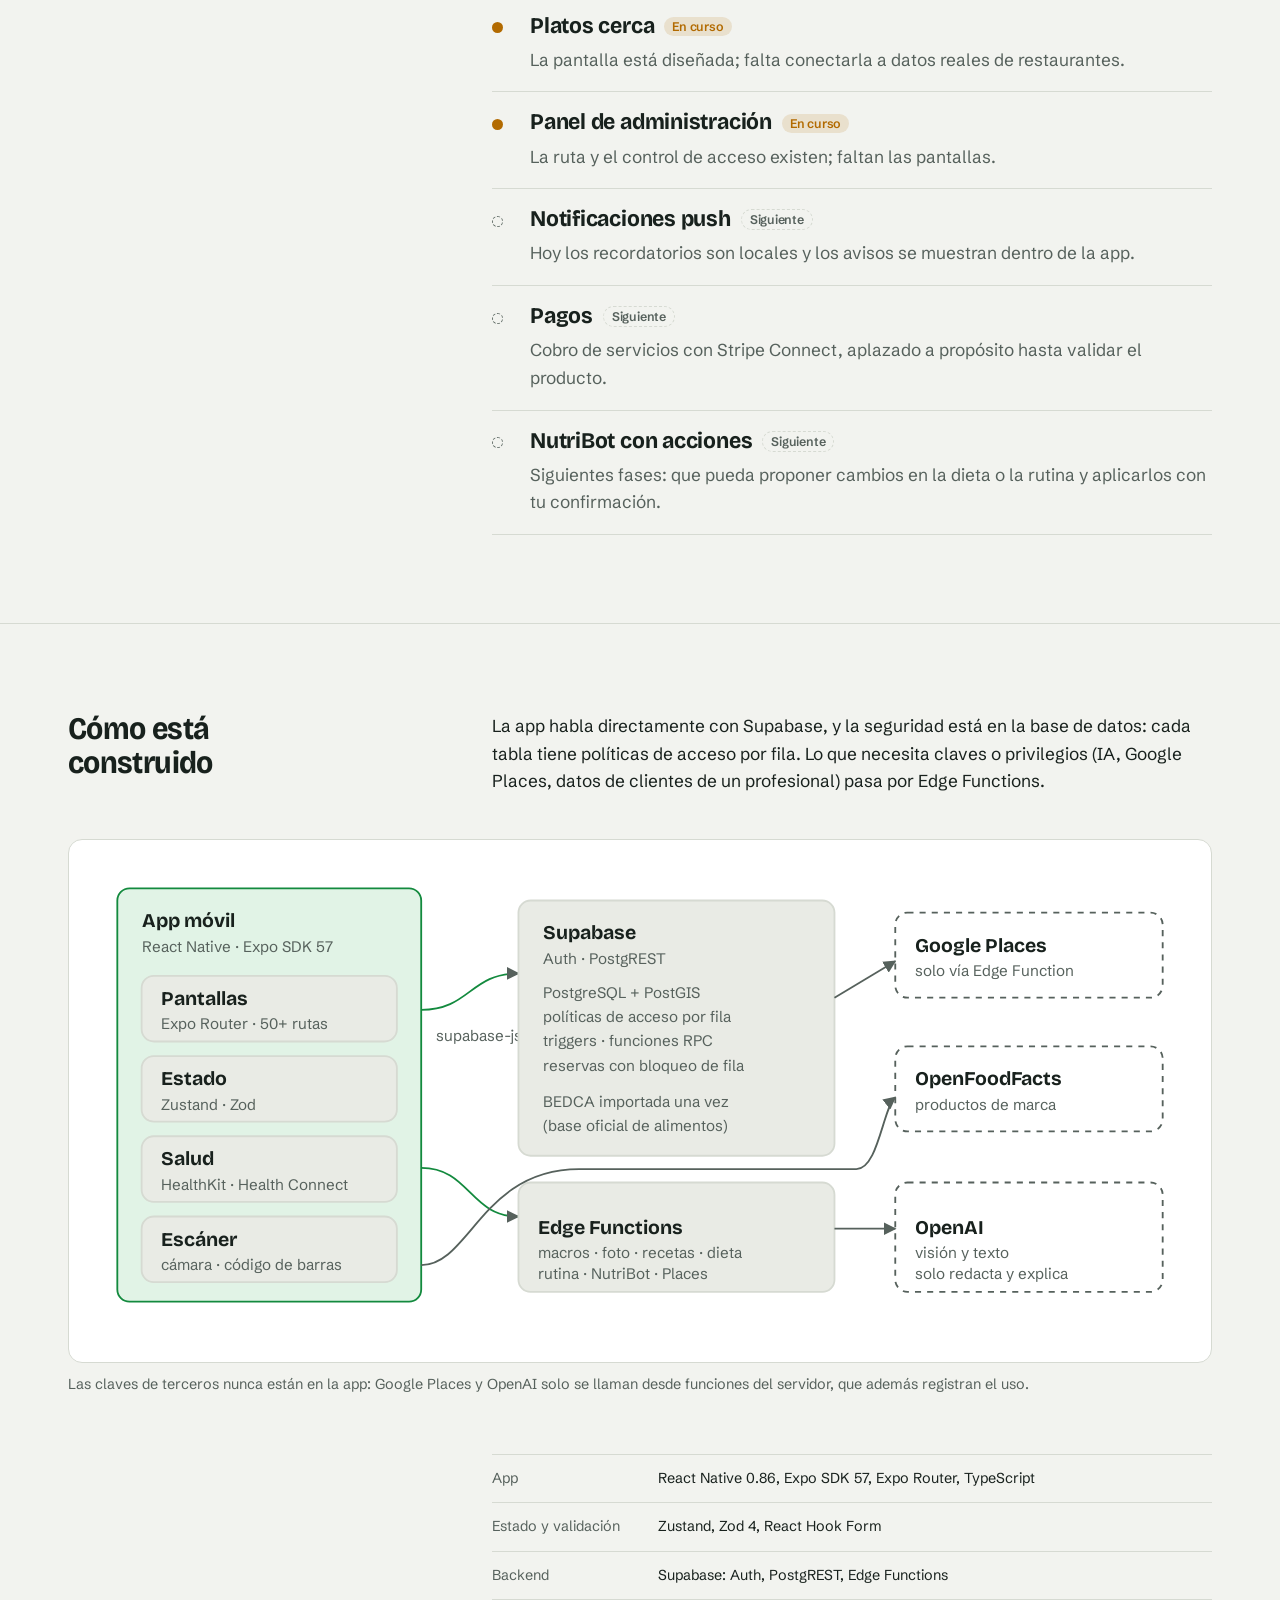
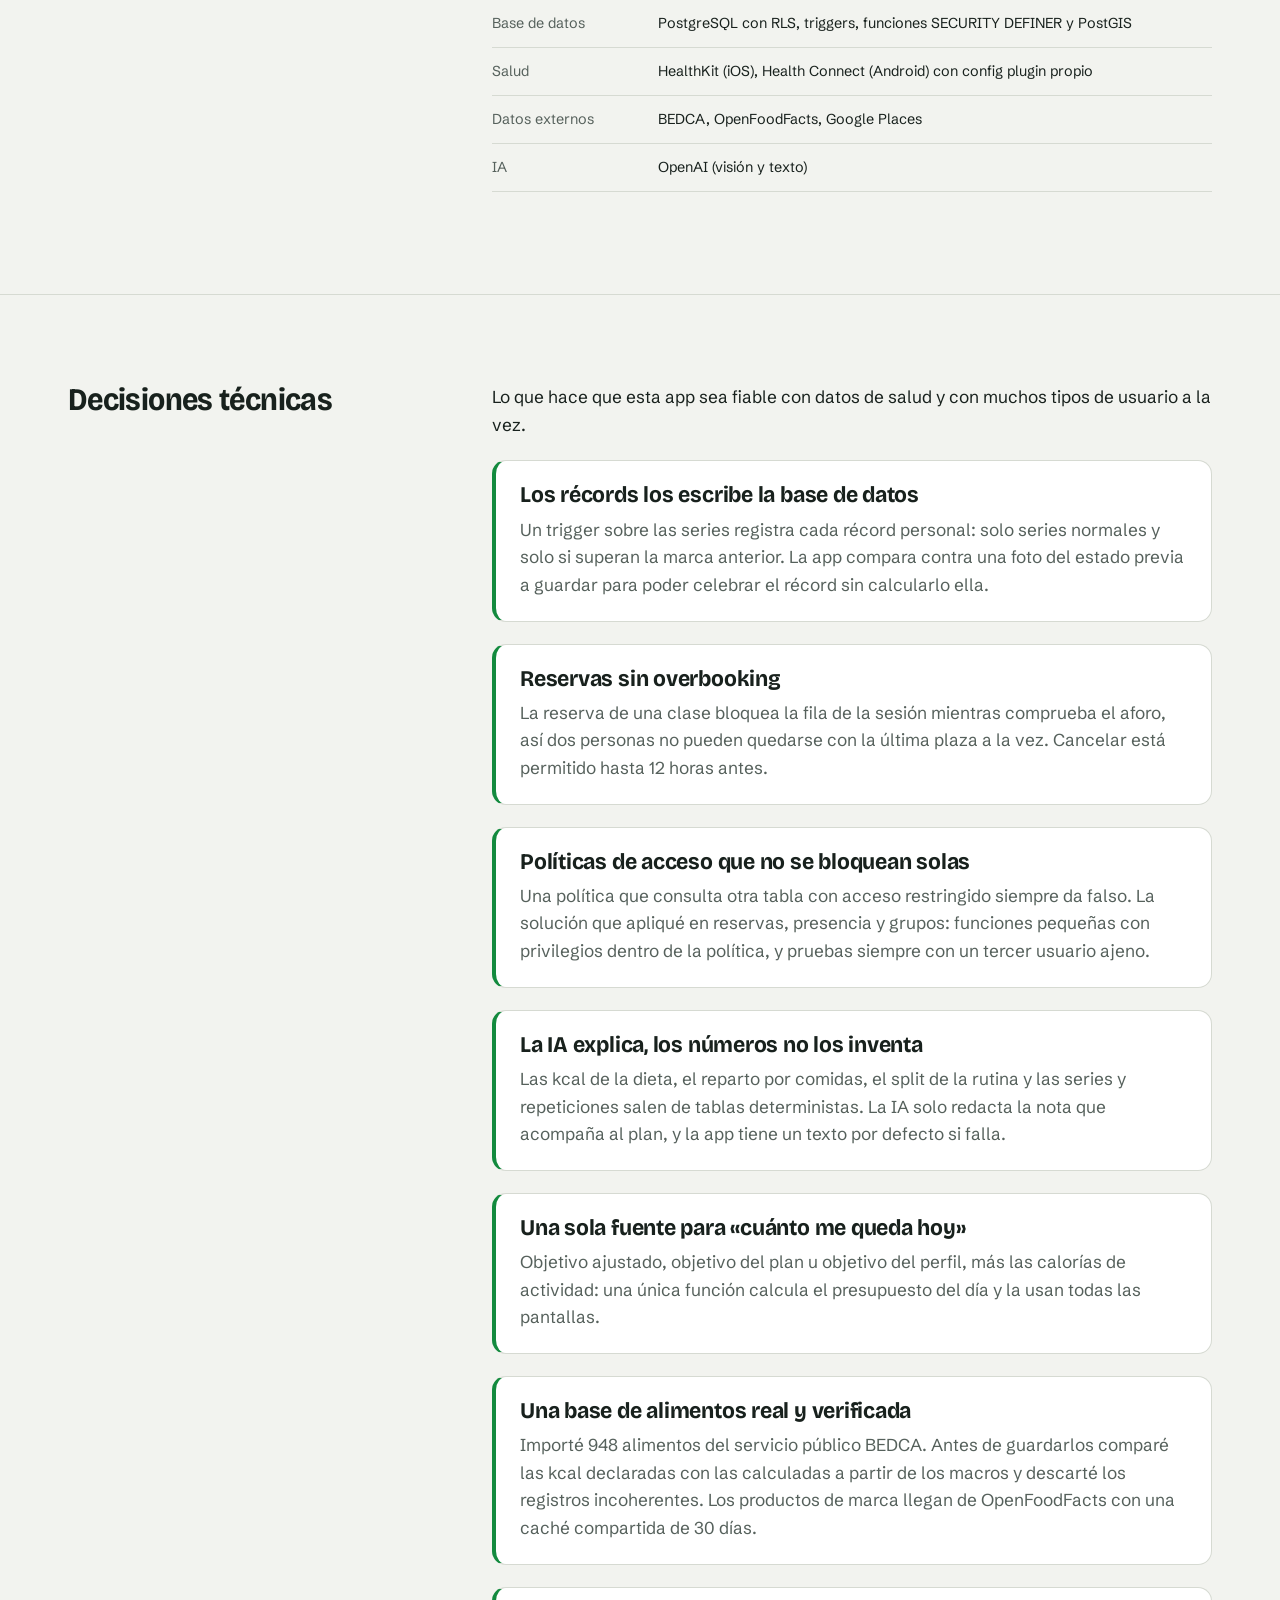
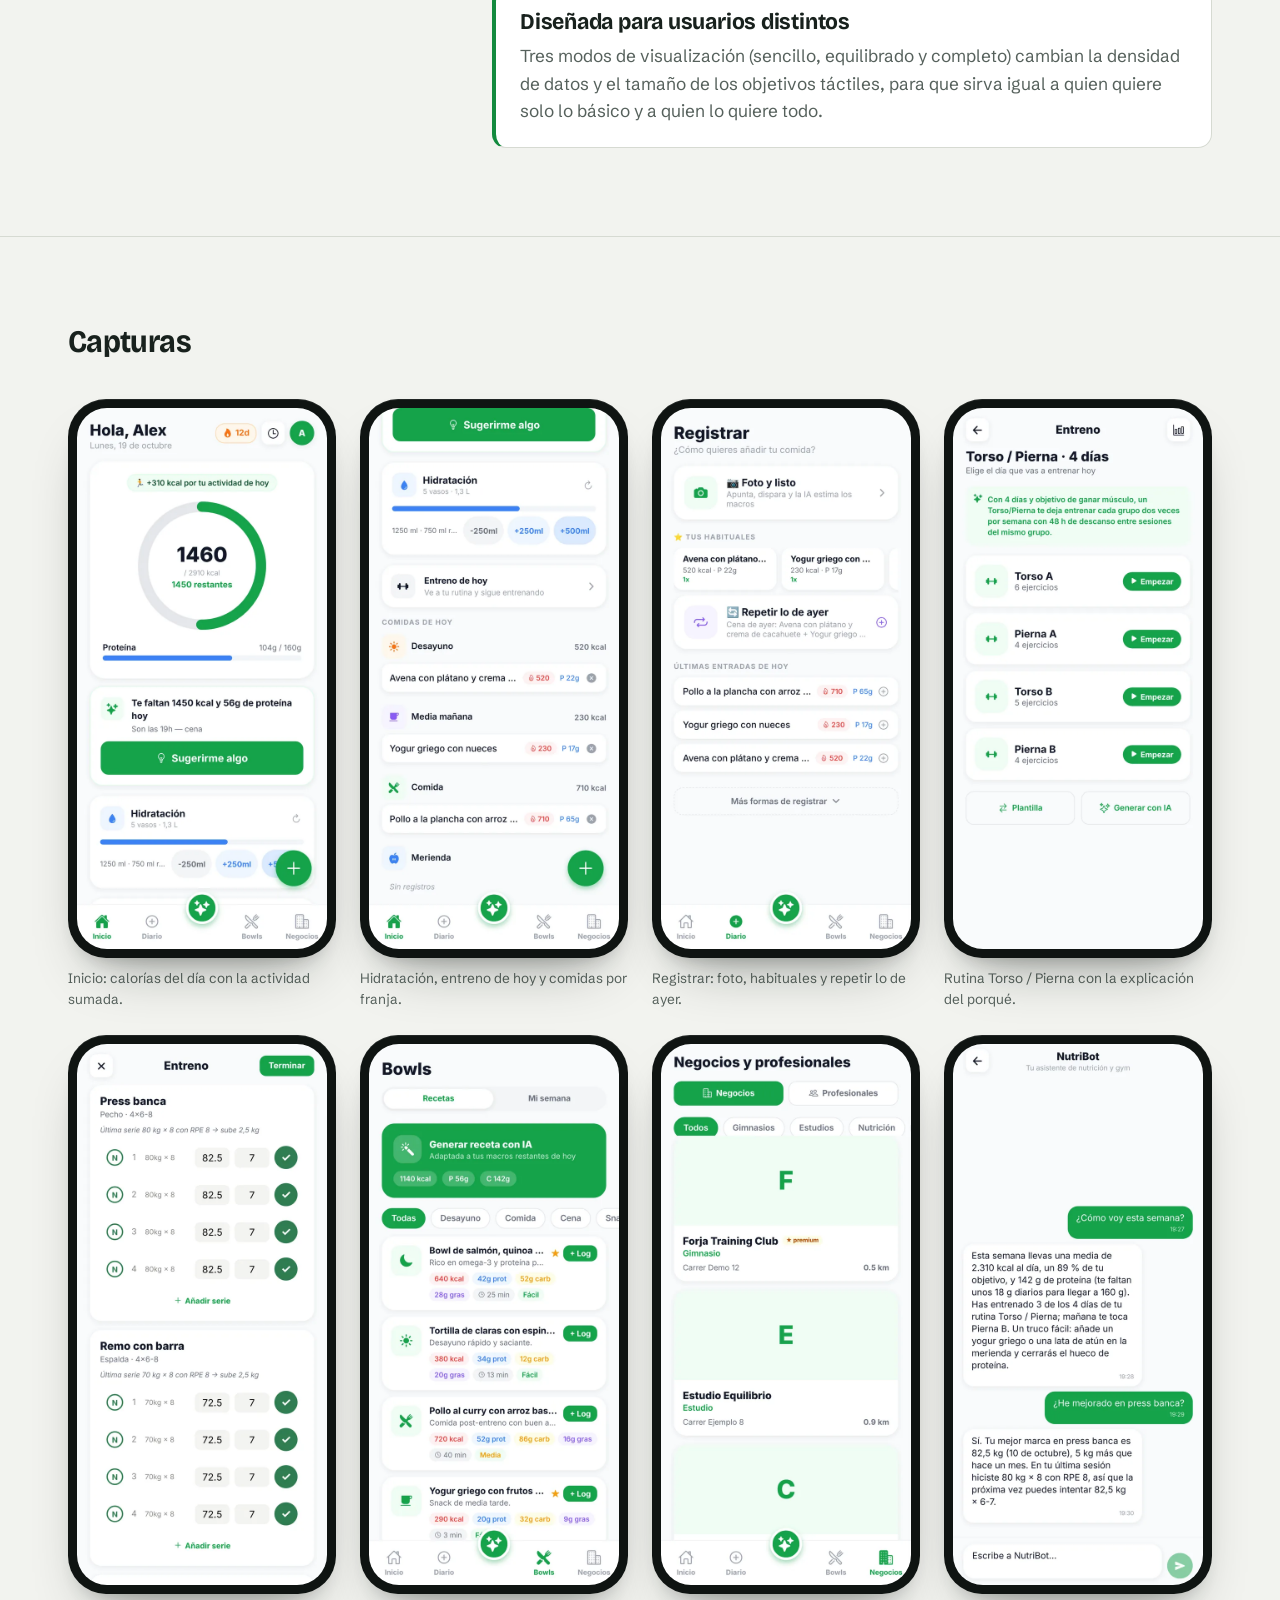
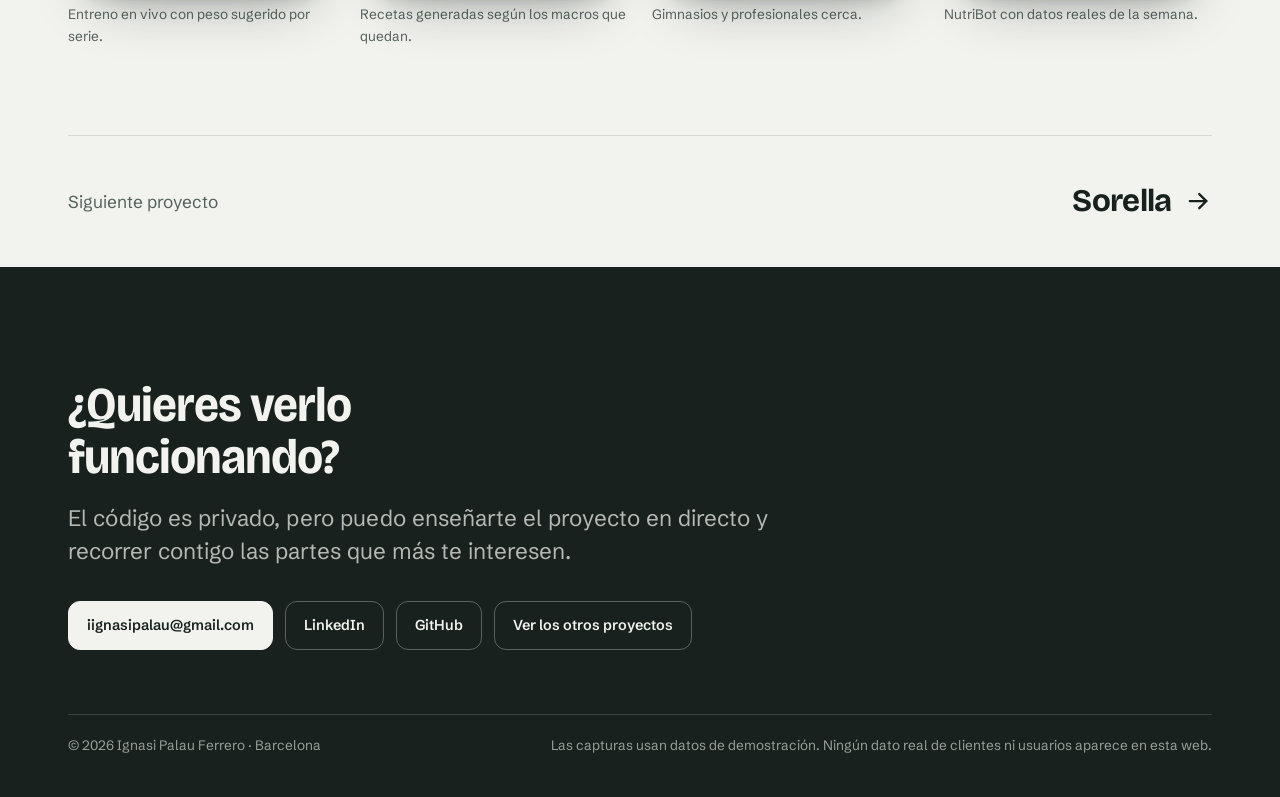
<file: proyectos/greenapp.html>
<!doctype html>
<html lang="es">
<head>
  <meta charset="utf-8">
  <meta name="viewport" content="width=device-width, initial-scale=1">
  <title>GreenAPP · Ignasi Palau Ferrero</title>
  <meta name="description" content="GreenAPP: app móvil de nutrición y entrenamiento con marketplace de profesionales y gimnasios. Caso de estudio de Ignasi Palau Ferrero.">
  <meta name="theme-color" content="#f2f3ef" media="(prefers-color-scheme: light)">
  <meta name="theme-color" content="#121815" media="(prefers-color-scheme: dark)">
  <meta property="og:title" content="GreenAPP · Ignasi Palau Ferrero">
  <meta property="og:description" content="GreenAPP: app móvil de nutrición y entrenamiento con marketplace de profesionales y gimnasios. Caso de estudio de Ignasi Palau Ferrero.">
  <meta property="og:image" content="https://ignasipalauferrero.github.io/assets/img/og.png">
  <link rel="icon" href="../favicon.svg" type="image/svg+xml">
  <link rel="preload" href="../assets/fonts/bricolage-grotesque-latin-standard-normal.woff2" as="font" type="font/woff2" crossorigin>
  <link rel="stylesheet" href="../assets/css/site.css">
  <script src="../assets/js/site.js"></script>
</head>
<body>
  <a class="skip" href="#contenido">Saltar al contenido</a>
  <header class="site-header">
    <div class="wrap">
      <a class="brand" href="../" aria-label="Inicio">
        <span class="brand-mark" aria-hidden="true">IP</span>
        <span class="brand-name">Ignasi Palau Ferrero</span>
      </a>
      <nav class="nav" aria-label="Principal">
        <a href="../#proyectos"><span class="nav-text">Proyectos</span></a>
        <a href="../#como-trabajo"><span class="nav-text">Cómo trabajo</span></a>
        <a href="../#stack"><span class="nav-text">Stack</span></a>
        <a href="../#contacto">Contacto</a>
        <button class="icon-btn" type="button" data-theme-toggle aria-label="Cambiar tema claro u oscuro"><svg viewBox="0 0 24 24" fill="none" stroke="currentColor" stroke-width="1.8" stroke-linecap="round" stroke-linejoin="round" aria-hidden="true"><path d="M21 12.8A9 9 0 1 1 11.2 3a7 7 0 0 0 9.8 9.8z"/></svg></button>
      </nav>
    </div>
  </header>
<main id="contenido" class="case green">
<div class="wrap"><p class="crumbs"><a href="../#proyectos">Proyectos</a> / GreenAPP</p>
<section class="case-hero">
  <div>
    <div class="project-title"><span class="project-logo" aria-hidden="true"><svg viewBox="0 0 24 24" fill="currentColor"><path d="M20 3C10 3 4 8.5 4 15.5c0 1.6.4 3.1 1 4.5l1.6-1.2C8 15 11 12.4 15 11c-3.2 1.8-5.6 4.4-7.2 7.7C9 19.5 10.4 20 12 20c6.6 0 9-7 8-17z"/></svg></span><h1>GreenAPP</h1></div>
    <p class="lede">Una app móvil para comer y entrenar mejor, con una capa profesional encima: nutricionistas, entrenadores y gimnasios gestionan a sus clientes, sus clases y su comunidad desde la misma app.</p>
    <p class="privacy-note"><svg viewBox="0 0 24 24" fill="none" stroke="currentColor" stroke-width="1.8" stroke-linecap="round" stroke-linejoin="round" aria-hidden="true"><rect x="4" y="10" width="16" height="11" rx="2"/><path d="M8 10V7a4 4 0 0 1 8 0v3"/></svg><span>El repositorio y la base de datos son privados. Las capturas son de la app real ejecutada con una cuenta y datos de demostración; ningún usuario real aparece en ellas.</span></p>
  </div>
  <dl class="facts"><dt>Rol</dt><dd>Desarrollo full-stack</dd><dt>Equipo</dt><dd>Beta Developers</dd><dt>Plataforma</dt><dd>iOS y Android</dd><dt>Periodo</dt><dd>Julio de 2026 – hoy</dd><dt>Estado</dt><dd>En desarrollo activo</dd></dl>
</section>
<div class="hero-shot"><div class="gallery phones"><button class="zoom" type="button" data-zoom="../assets/img/greenapp/home.webp" data-caption="Inicio con el presupuesto de calorías del día"><div class="device phone"><img src="../assets/img/greenapp/home.webp" width="600" height="1298" loading="lazy" alt="Inicio con el presupuesto de calorías del día"></div></button><button class="zoom" type="button" data-zoom="../assets/img/greenapp/log.webp" data-caption="Registrar comida: foto con IA, habituales y repetir lo de ayer"><div class="device phone"><img src="../assets/img/greenapp/log.webp" width="600" height="1298" loading="lazy" alt="Registrar comida: foto con IA, habituales y repetir lo de ayer"></div></button><button class="zoom" type="button" data-zoom="../assets/img/greenapp/entreno.webp" data-caption="Entreno en vivo con sugerencia de peso"><div class="device phone"><img src="../assets/img/greenapp/entreno.webp" width="600" height="1298" loading="lazy" alt="Entreno en vivo con sugerencia de peso"></div></button><button class="zoom" type="button" data-zoom="../assets/img/greenapp/bot.webp" data-caption="NutriBot respondiendo con datos reales"><div class="device phone"><img src="../assets/img/greenapp/bot.webp" width="600" height="1298" loading="lazy" alt="NutriBot respondiendo con datos reales"></div></button></div></div></div>
<section class="case-section"><div class="wrap case-grid"><h2>Qué problema resuelve</h2><div class="case-body"><p class="big">Las apps de dieta y las de gimnasio suelen ir por separado, y ninguna conecta con las personas que de verdad te acompañan: tu nutricionista, tu entrenador o tu gimnasio.</p><p class="">GreenAPP une las dos cosas. El usuario registra lo que come y entrena con el mínimo esfuerzo (una foto, un código de barras, «repetir lo de ayer») y ve cada día cuánto le queda. Encima hay tres tipos de cuenta en una misma identidad: usuario, profesional y negocio.</p><p class="">Los profesionales venden servicios y siguen a sus clientes; los gimnasios gestionan socios, clases con aforo, ventajas y una pequeña red social interna. La privacidad está en el diseño: ser socio de un gimnasio no da acceso a tus datos de salud.</p></div></div></section>
<section class="case-section" id="estado"><div class="wrap case-grid"><h2>Qué hace y en qué punto está</h2><div class="case-body"><p>Estado de cada parte de la app. Hay módulos completos que ya se usan a diario, piezas listas pero desactivadas hasta probarlas en dispositivo, y funciones planificadas.</p><div class="status"><div class="status-bar" role="img" aria-label="8 funcionan, 3 en curso, 3 siguientes"><span class="ok" style="flex:8"></span><span class="wip" style="flex:3"></span><span class="next" style="flex:3"></span></div><div class="status-legend"><span><i class="dot ok"></i>8 funcionan</span><span><i class="dot wip"></i>3 en curso</span><span><i class="dot next"></i>3 siguientes</span></div></div><ul class="modules"><li class="module"><i class="dot ok" aria-hidden="true"></i><h3>Onboarding y objetivos<span class="state ok">Funciona</span></h3><p>Cálculo de calorías y macros con Mifflin-St Jeor y factores de actividad. Tres modos de visualización que cambian cuánta información ves y el tamaño de los botones.</p></li><li class="module"><i class="dot ok" aria-hidden="true"></i><h3>Diario de comidas<span class="state ok">Funciona</span></h3><p>Foto del plato con estimación por IA, escáner de código de barras con puntuación por aditivos, buscador sobre 948 alimentos de la base oficial BEDCA más OpenFoodFacts, habituales y «repetir lo de ayer».</p></li><li class="module"><i class="dot ok" aria-hidden="true"></i><h3>Presupuesto del día y hábitos<span class="state ok">Funciona</span></h3><p>Las calorías quemadas que llegan de HealthKit suman al objetivo. Agua, rachas, resumen semanal con patrones y un aviso amable si te pasas que propone ajustar el día siguiente.</p></li><li class="module"><i class="dot ok" aria-hidden="true"></i><h3>Gimnasio<span class="state ok">Funciona</span></h3><p>Rutinas desde plantilla o generadas a medida, entreno en vivo con temporizador de descanso, sugerencia de peso según tu última serie y récords personales con historial.</p></li><li class="module"><i class="dot ok" aria-hidden="true"></i><h3>Dieta y recetas<span class="state ok">Funciona</span></h3><p>Plan de dieta personalizado, recetas generadas según los macros que te quedan, menú de la semana y lista de la compra que suma y agrupa ingredientes.</p></li><li class="module"><i class="dot ok" aria-hidden="true"></i><h3>Marketplace de profesionales<span class="state ok">Funciona</span></h3><p>Perfil público, servicios, contenido descargable y panel de clientes con notas privadas, check-ins y recordatorios de próximo contacto.</p></li><li class="module"><i class="dot ok" aria-hidden="true"></i><h3>Gimnasios y negocios<span class="state ok">Funciona</span></h3><p>Socios, ventajas, planes, clases con reserva y aforo, presencia en vivo, grupos con chat, feed opcional de entrenos, mensajería y referidos.</p></li><li class="module"><i class="dot ok" aria-hidden="true"></i><h3>NutriBot (fase 1)<span class="state ok">Funciona</span></h3><p>Chat que responde sobre tu dieta, tu semana y tus entrenos usando tus datos reales: el servidor pone las cifras y la IA solo las explica.</p></li><li class="module"><i class="dot wip" aria-hidden="true"></i><h3>Android Health Connect<span class="state wip">En curso</span></h3><p>Implementado con paridad respecto a iOS, pero detrás de un interruptor hasta probarlo en un Android físico.</p></li><li class="module"><i class="dot wip" aria-hidden="true"></i><h3>Platos cerca<span class="state wip">En curso</span></h3><p>La pantalla está diseñada; falta conectarla a datos reales de restaurantes.</p></li><li class="module"><i class="dot wip" aria-hidden="true"></i><h3>Panel de administración<span class="state wip">En curso</span></h3><p>La ruta y el control de acceso existen; faltan las pantallas.</p></li><li class="module"><i class="dot next" aria-hidden="true"></i><h3>Notificaciones push<span class="state next">Siguiente</span></h3><p>Hoy los recordatorios son locales y los avisos se muestran dentro de la app.</p></li><li class="module"><i class="dot next" aria-hidden="true"></i><h3>Pagos<span class="state next">Siguiente</span></h3><p>Cobro de servicios con Stripe Connect, aplazado a propósito hasta validar el producto.</p></li><li class="module"><i class="dot next" aria-hidden="true"></i><h3>NutriBot con acciones<span class="state next">Siguiente</span></h3><p>Siguientes fases: que pueda proponer cambios en la dieta o la rutina y aplicarlos con tu confirmación.</p></li></ul></div></div></section>
<section class="case-section"><div class="wrap case-grid"><h2>Cómo está construido</h2><div class="case-body"><p>La app habla directamente con Supabase, y la seguridad está en la base de datos: cada tabla tiene políticas de acceso por fila. Lo que necesita claves o privilegios (IA, Google Places, datos de clientes de un profesional) pasa por Edge Functions.</p></div></div><div class="wrap"><figure class="diagram-wide"><div class="diagram"><svg viewBox="0 0 900 390" role="img" aria-label="Arquitectura de GreenAPP"><defs><marker id="arrow" viewBox="0 0 10 10" refX="9" refY="5" markerWidth="7" markerHeight="7" orient="auto-start-reverse"><path d="M0 0 10 5 0 10z"/></marker></defs><rect class="box accent" x="20" y="20" width="250" height="340" rx="10"/><text class="t" x="36" y="195"></text><text class="t" x="40" y="52">App móvil</text><text class="s" x="40" y="72">React Native · Expo SDK 57</text><rect class="box" x="40" y="92" width="210" height="54" rx="10"/><text class="t" x="56" y="116">Pantallas</text><text class="s" x="56" y="136">Expo Router · 50+ rutas</text><rect class="box" x="40" y="158" width="210" height="54" rx="10"/><text class="t" x="56" y="182">Estado</text><text class="s" x="56" y="202">Zustand · Zod</text><rect class="box" x="40" y="224" width="210" height="54" rx="10"/><text class="t" x="56" y="248">Salud</text><text class="s" x="56" y="268">HealthKit · Health Connect</text><rect class="box" x="40" y="290" width="210" height="54" rx="10"/><text class="t" x="56" y="314">Escáner</text><text class="s" x="56" y="334">cámara · código de barras</text><path class="wire accent" d="M270 120 C 310 120, 310 90, 350 90"/><text class="s" x="282" y="146">supabase-js</text><rect class="box" x="350" y="30" width="260" height="210" rx="10"/><text class="t" x="366" y="140"></text><text class="t" x="370" y="62">Supabase</text><text class="s" x="370" y="82">Auth · PostgREST</text><text class="s" x="370" y="110">PostgreSQL + PostGIS</text><text class="s" x="370" y="130">políticas de acceso por fila</text><text class="s" x="370" y="150">triggers · funciones RPC</text><text class="s" x="370" y="170">reservas con bloqueo de fila</text><text class="s" x="370" y="200">BEDCA importada una vez</text><text class="s" x="370" y="220">(base oficial de alimentos)</text><path class="wire accent" d="M270 250 C 310 250, 310 290, 350 290"/><rect class="box" x="350" y="262" width="260" height="90" rx="10"/><text class="t" x="366" y="304">Edge Functions</text><text class="s" x="366" y="324">macros · foto · recetas · dieta</text><text class="s" x="366" y="341">rutina · NutriBot · Places</text><path class="wire" d="M610 300 L 660 300"/><rect class="box ext" x="660" y="262" width="220" height="90" rx="10"/><text class="t" x="676" y="304">OpenAI</text><text class="s" x="676" y="324">visión y texto</text><text class="s" x="676" y="341">solo redacta y explica</text><path class="wire" d="M610 110 L 660 80"/><rect class="box ext" x="660" y="40" width="220" height="70" rx="10"/><text class="t" x="676" y="72">Google Places</text><text class="s" x="676" y="92">solo vía Edge Function</text><path class="wire" d="M270 330 C 310 330, 320 251, 400 251 L 628 251 C 646 251, 650 200, 660 192"/><rect class="box ext" x="660" y="150" width="220" height="70" rx="10"/><text class="t" x="676" y="182">OpenFoodFacts</text><text class="s" x="676" y="202">productos de marca</text></svg></div><figcaption class="diagram-caption">Las claves de terceros nunca están en la app: Google Places y OpenAI solo se llaman desde funciones del servidor, que además registran el uso.</figcaption></figure></div><div class="wrap case-grid"><span aria-hidden="true"></span><div class="case-body"><dl class="kv"><dt>App</dt><dd>React Native 0.86, Expo SDK 57, Expo Router, TypeScript</dd><dt>Estado y validación</dt><dd>Zustand, Zod 4, React Hook Form</dd><dt>Backend</dt><dd>Supabase: Auth, PostgREST, Edge Functions</dd><dt>Base de datos</dt><dd>PostgreSQL con RLS, triggers, funciones SECURITY DEFINER y PostGIS</dd><dt>Salud</dt><dd>HealthKit (iOS), Health Connect (Android) con config plugin propio</dd><dt>Datos externos</dt><dd>BEDCA, OpenFoodFacts, Google Places</dd><dt>IA</dt><dd>OpenAI (visión y texto)</dd></dl></div></div></section>
<section class="case-section"><div class="wrap case-grid"><h2>Decisiones técnicas</h2><div class="case-body"><p>Lo que hace que esta app sea fiable con datos de salud y con muchos tipos de usuario a la vez.</p><div class="decisions"><article class="decision"><h3>Los récords los escribe la base de datos</h3><p>Un trigger sobre las series registra cada récord personal: solo series normales y solo si superan la marca anterior. La app compara contra una foto del estado previa a guardar para poder celebrar el récord sin calcularlo ella.</p></article><article class="decision"><h3>Reservas sin overbooking</h3><p>La reserva de una clase bloquea la fila de la sesión mientras comprueba el aforo, así dos personas no pueden quedarse con la última plaza a la vez. Cancelar está permitido hasta 12 horas antes.</p></article><article class="decision"><h3>Políticas de acceso que no se bloquean solas</h3><p>Una política que consulta otra tabla con acceso restringido siempre da falso. La solución que apliqué en reservas, presencia y grupos: funciones pequeñas con privilegios dentro de la política, y pruebas siempre con un tercer usuario ajeno.</p></article><article class="decision"><h3>La IA explica, los números no los inventa</h3><p>Las kcal de la dieta, el reparto por comidas, el split de la rutina y las series y repeticiones salen de tablas deterministas. La IA solo redacta la nota que acompaña al plan, y la app tiene un texto por defecto si falla.</p></article><article class="decision"><h3>Una sola fuente para «cuánto me queda hoy»</h3><p>Objetivo ajustado, objetivo del plan u objetivo del perfil, más las calorías de actividad: una única función calcula el presupuesto del día y la usan todas las pantallas.</p></article><article class="decision"><h3>Una base de alimentos real y verificada</h3><p>Importé 948 alimentos del servicio público BEDCA. Antes de guardarlos comparé las kcal declaradas con las calculadas a partir de los macros y descarté los registros incoherentes. Los productos de marca llegan de OpenFoodFacts con una caché compartida de 30 días.</p></article><article class="decision"><h3>Diseñada para usuarios distintos</h3><p>Tres modos de visualización (sencillo, equilibrado y completo) cambian la densidad de datos y el tamaño de los objetivos táctiles, para que sirva igual a quien quiere solo lo básico y a quien lo quiere todo.</p></article></div></div></div></section>
<section class="case-section"><div class="wrap"><h2 class="gallery-title">Capturas</h2><div class="gallery phones"><figure><button class="zoom" type="button" data-zoom="../assets/img/greenapp/home.webp" data-caption="Inicio: calorías del día con la actividad sumada."><div class="device phone"><img src="../assets/img/greenapp/home.webp" width="600" height="1298" loading="lazy" alt="Inicio: calorías del día con la actividad sumada."></div></button><figcaption>Inicio: calorías del día con la actividad sumada.</figcaption></figure><figure><button class="zoom" type="button" data-zoom="../assets/img/greenapp/home2.webp" data-caption="Hidratación, entreno de hoy y comidas por franja."><div class="device phone"><img src="../assets/img/greenapp/home2.webp" width="600" height="1298" loading="lazy" alt="Hidratación, entreno de hoy y comidas por franja."></div></button><figcaption>Hidratación, entreno de hoy y comidas por franja.</figcaption></figure><figure><button class="zoom" type="button" data-zoom="../assets/img/greenapp/log.webp" data-caption="Registrar: foto, habituales y repetir lo de ayer."><div class="device phone"><img src="../assets/img/greenapp/log.webp" width="600" height="1298" loading="lazy" alt="Registrar: foto, habituales y repetir lo de ayer."></div></button><figcaption>Registrar: foto, habituales y repetir lo de ayer.</figcaption></figure><figure><button class="zoom" type="button" data-zoom="../assets/img/greenapp/gym.webp" data-caption="Rutina Torso / Pierna con la explicación del porqué."><div class="device phone"><img src="../assets/img/greenapp/gym.webp" width="600" height="1298" loading="lazy" alt="Rutina Torso / Pierna con la explicación del porqué."></div></button><figcaption>Rutina Torso / Pierna con la explicación del porqué.</figcaption></figure><figure><button class="zoom" type="button" data-zoom="../assets/img/greenapp/entreno.webp" data-caption="Entreno en vivo con peso sugerido por serie."><div class="device phone"><img src="../assets/img/greenapp/entreno.webp" width="600" height="1298" loading="lazy" alt="Entreno en vivo con peso sugerido por serie."></div></button><figcaption>Entreno en vivo con peso sugerido por serie.</figcaption></figure><figure><button class="zoom" type="button" data-zoom="../assets/img/greenapp/rec.webp" data-caption="Recetas generadas según los macros que quedan."><div class="device phone"><img src="../assets/img/greenapp/rec.webp" width="600" height="1298" loading="lazy" alt="Recetas generadas según los macros que quedan."></div></button><figcaption>Recetas generadas según los macros que quedan.</figcaption></figure><figure><button class="zoom" type="button" data-zoom="../assets/img/greenapp/neg.webp" data-caption="Gimnasios y profesionales cerca."><div class="device phone"><img src="../assets/img/greenapp/neg.webp" width="600" height="1298" loading="lazy" alt="Gimnasios y profesionales cerca."></div></button><figcaption>Gimnasios y profesionales cerca.</figcaption></figure><figure><button class="zoom" type="button" data-zoom="../assets/img/greenapp/bot.webp" data-caption="NutriBot con datos reales de la semana."><div class="device phone"><img src="../assets/img/greenapp/bot.webp" width="600" height="1298" loading="lazy" alt="NutriBot con datos reales de la semana."></div></button><figcaption>NutriBot con datos reales de la semana.</figcaption></figure></div></div></section>
<div class="wrap"><nav class="next-project" aria-label="Siguiente proyecto"><span class="muted">Siguiente proyecto</span>
<a href="sorella.html">Sorella <svg viewBox="0 0 24 24" fill="none" stroke="currentColor" stroke-width="2" stroke-linecap="round" aria-hidden="true"><path d="M5 12h14M13 6l6 6-6 6"/></svg></a></nav></div>
</main>
  <footer class="contact" id="contacto">
    <div class="wrap">
      <h2>¿Quieres verlo funcionando?</h2>
      <p>El código es privado, pero puedo enseñarte el proyecto en directo y recorrer contigo las partes que más te interesen.</p>
      <div class="links">
        <a class="btn" href="mailto:iignasipalau@gmail.com">iignasipalau@gmail.com</a>
        <a class="btn ghost" href="https://www.linkedin.com/in/ignasipalau" rel="me">LinkedIn</a>
        <a class="btn ghost" href="https://github.com/ignasipalauferrero" rel="me">GitHub</a>
        <a class="btn ghost" href="../#proyectos">Ver los otros proyectos</a>
      </div>
      <div class="fineprint">
        <span>© 2026 Ignasi Palau Ferrero · Barcelona</span>
        <span>Las capturas usan datos de demostración. Ningún dato real de clientes ni usuarios aparece en esta web.</span>
      </div>
    </div>
  </footer>
</body>
</html>
</file>
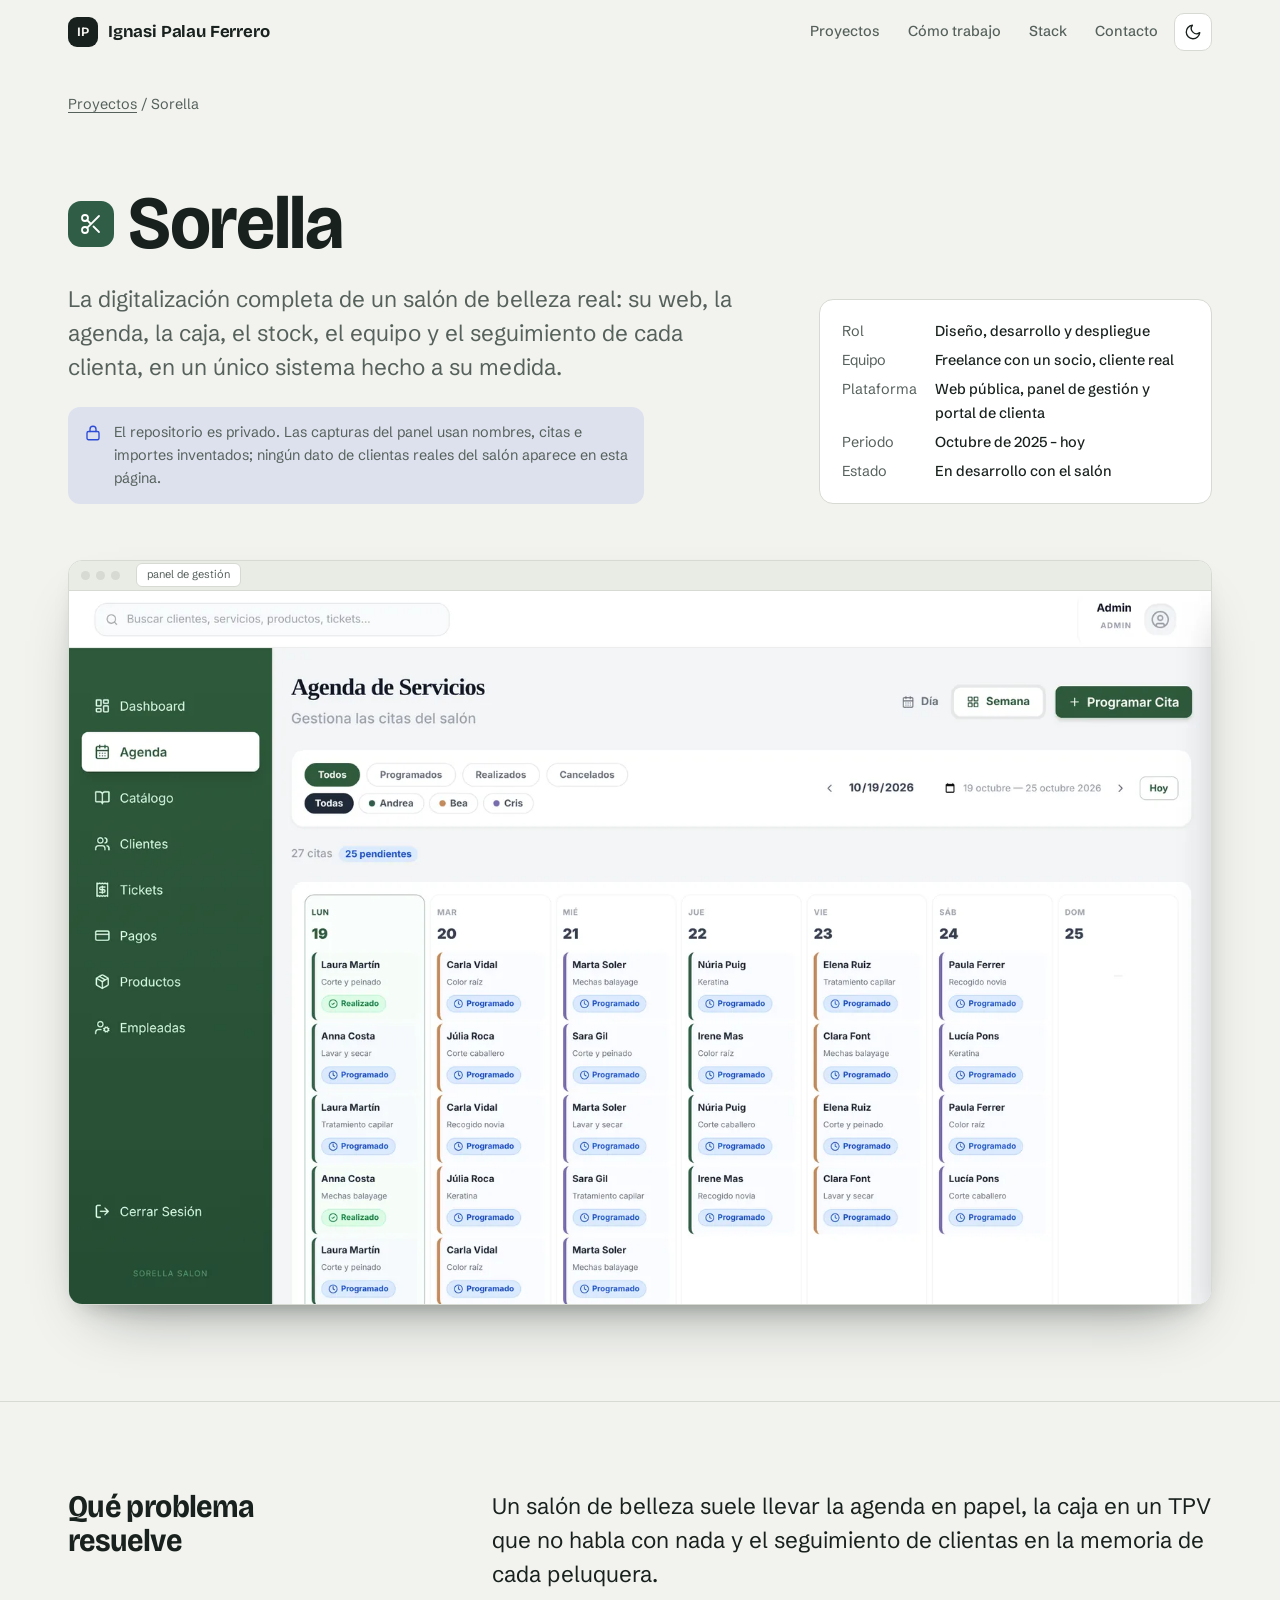
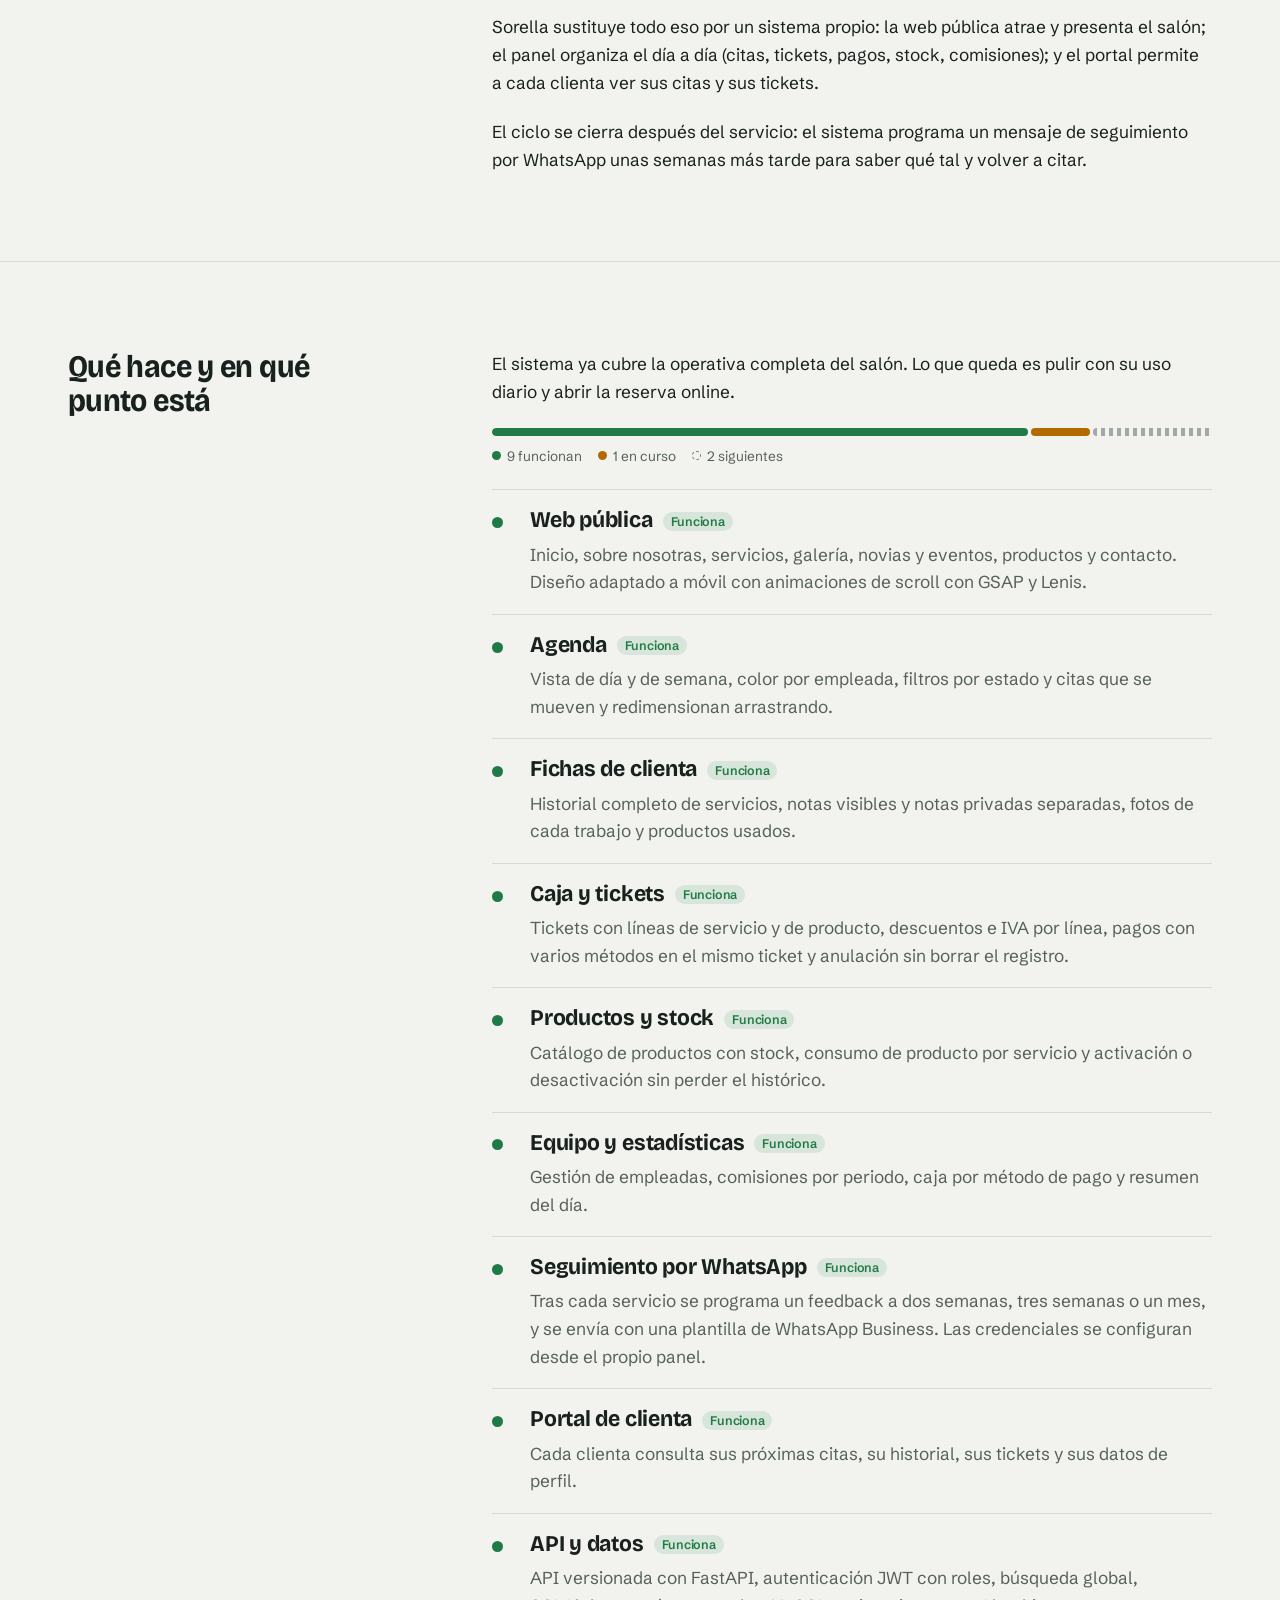
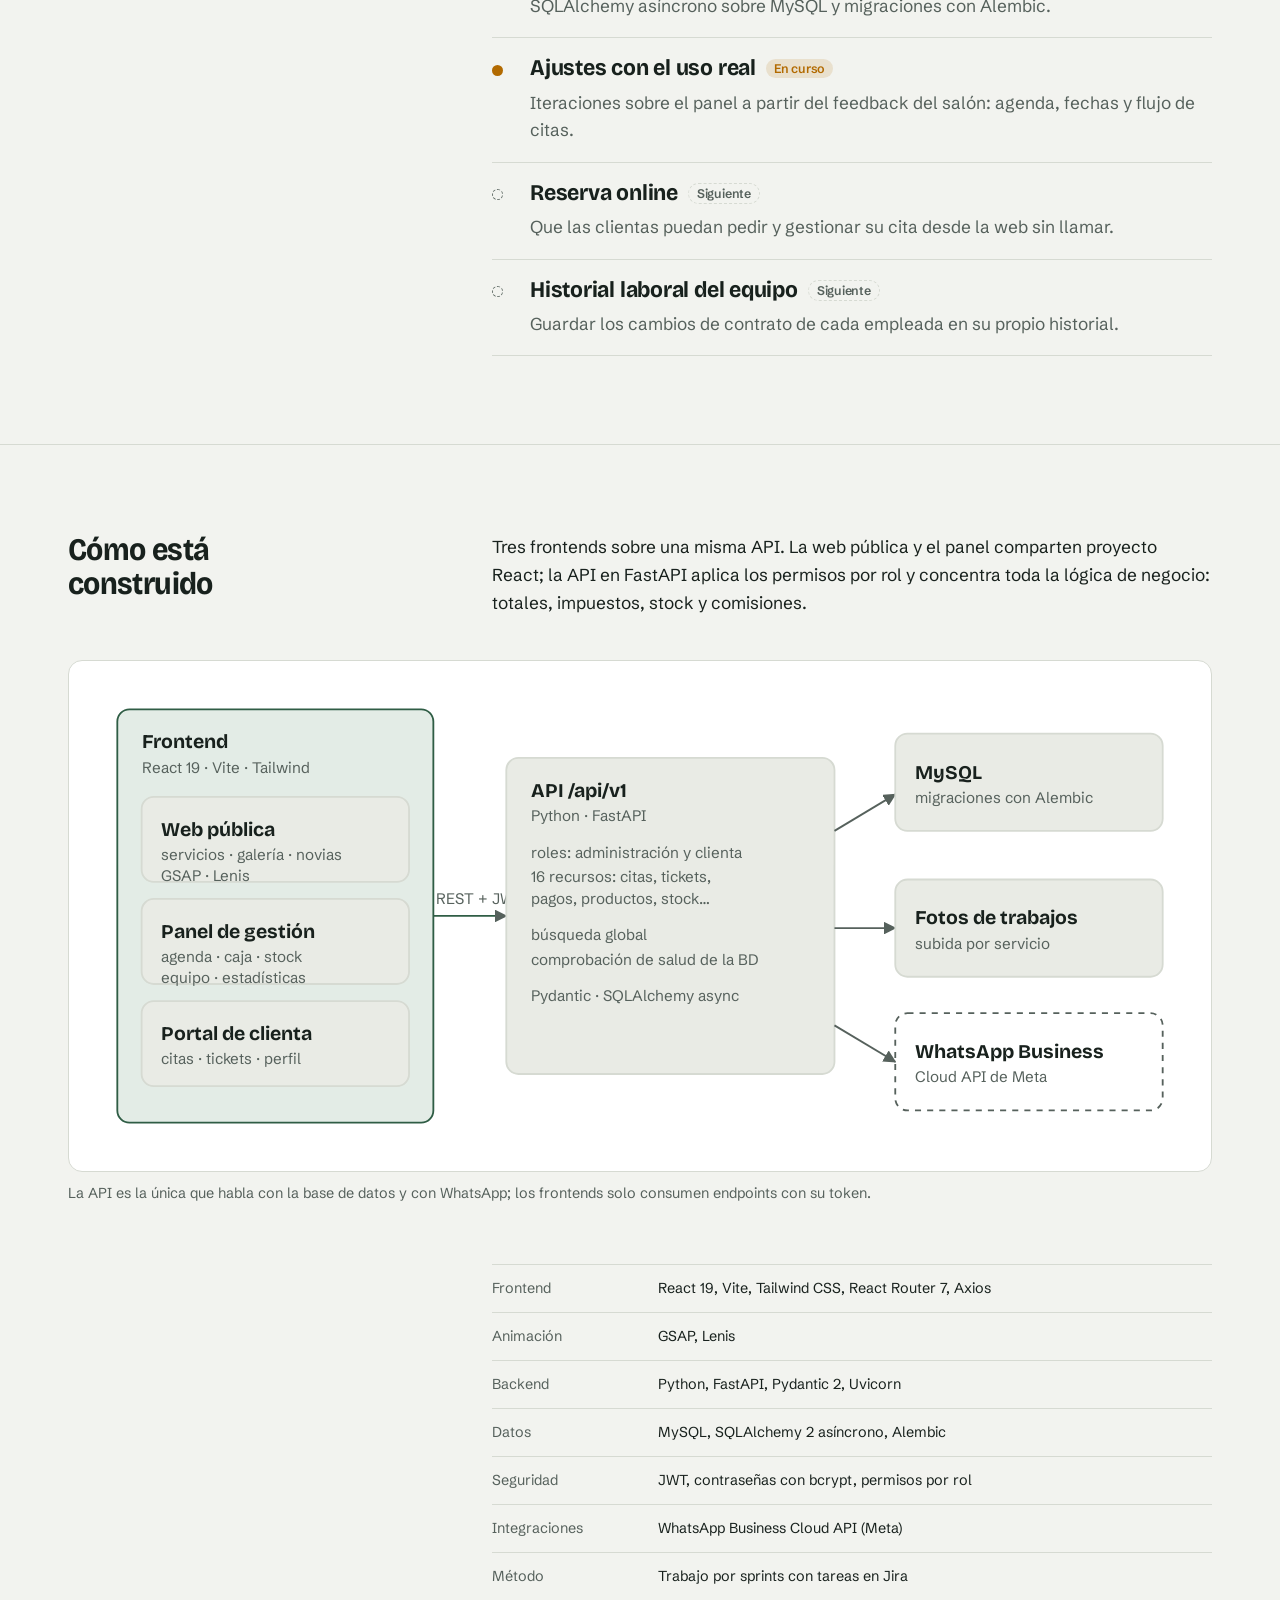
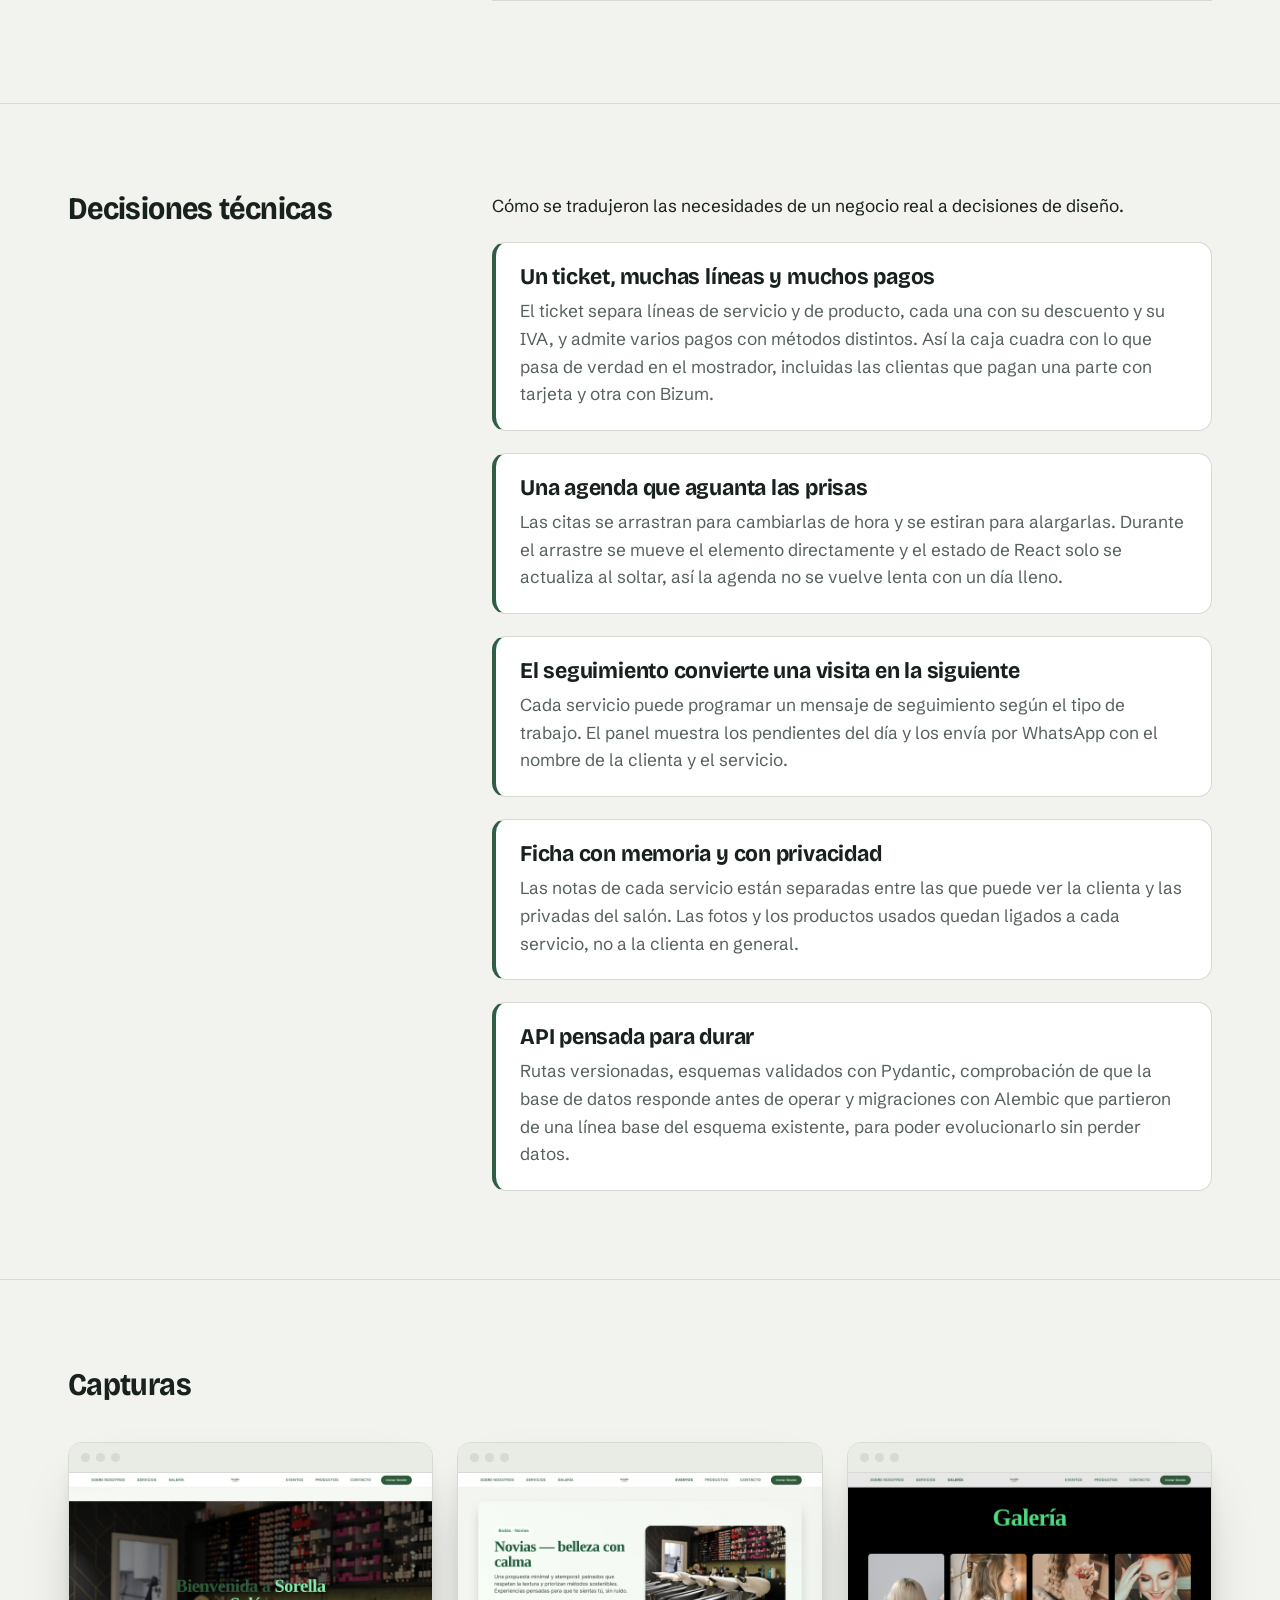
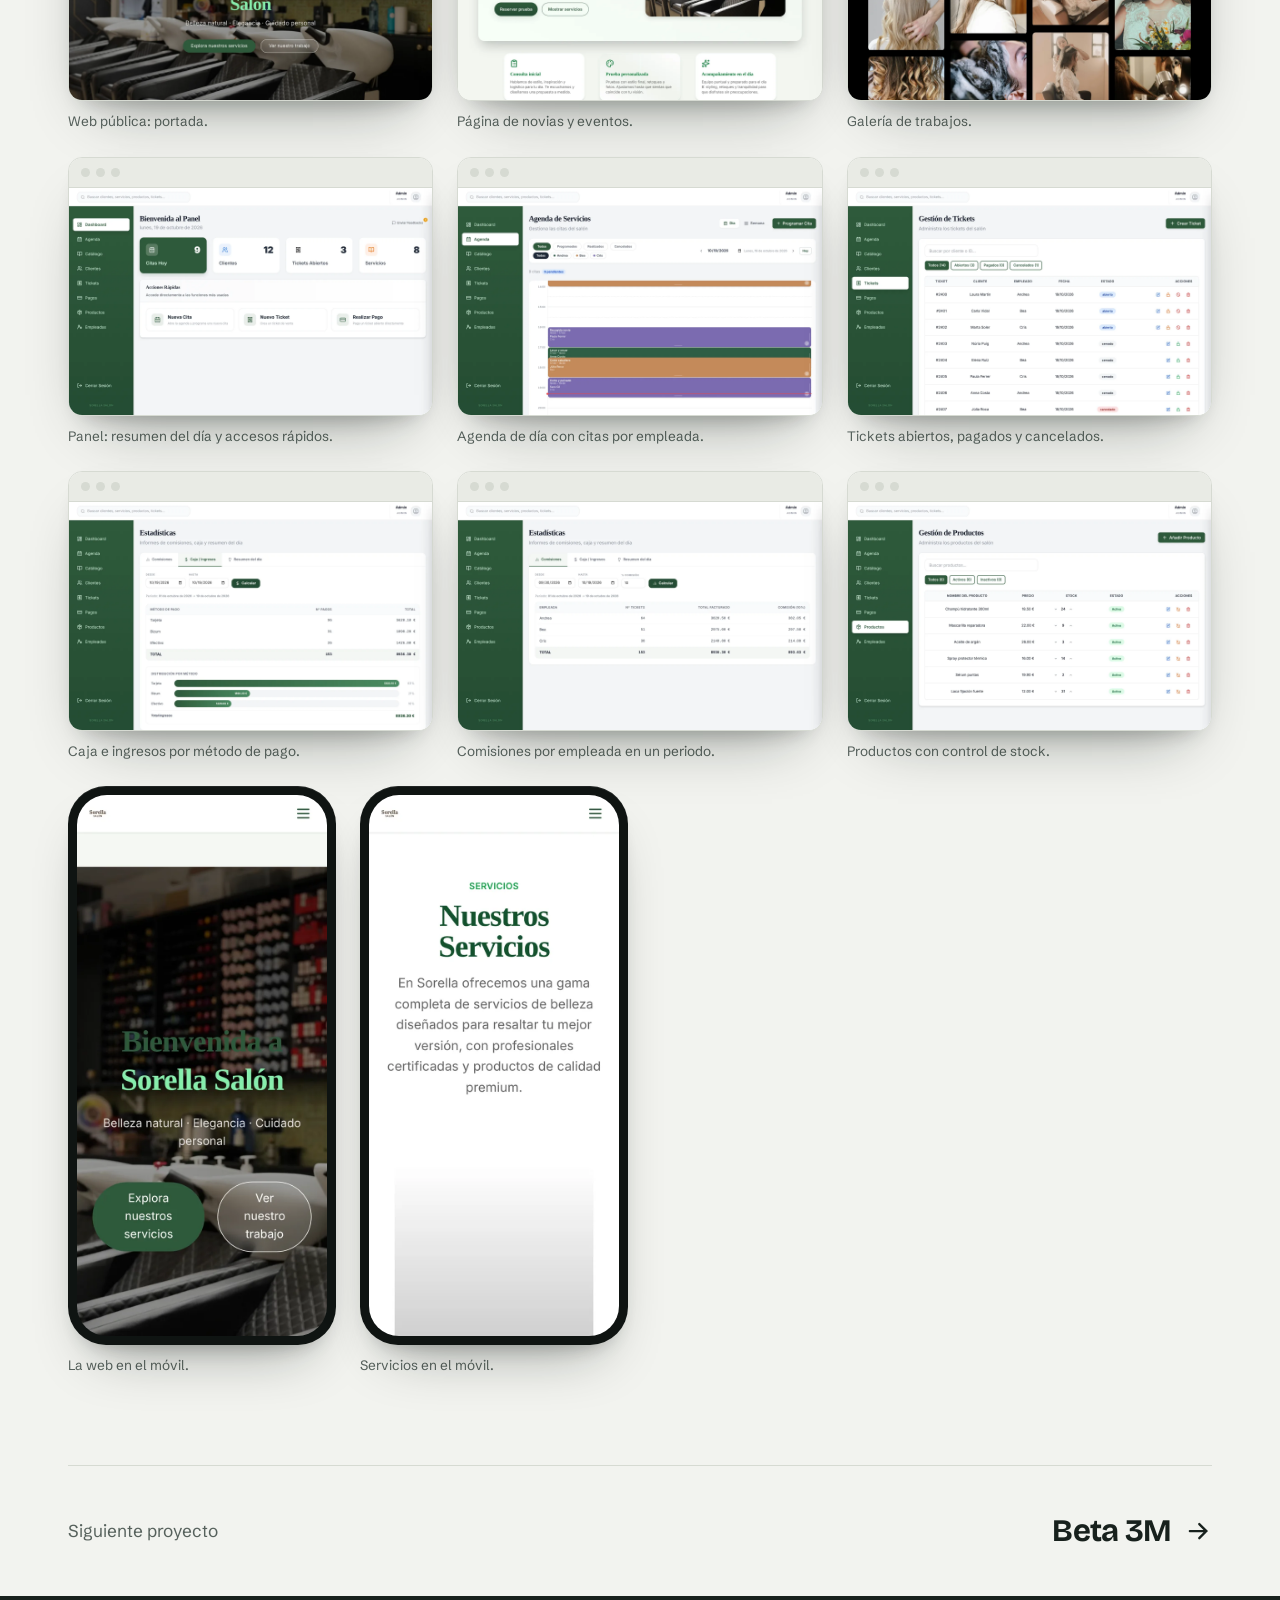
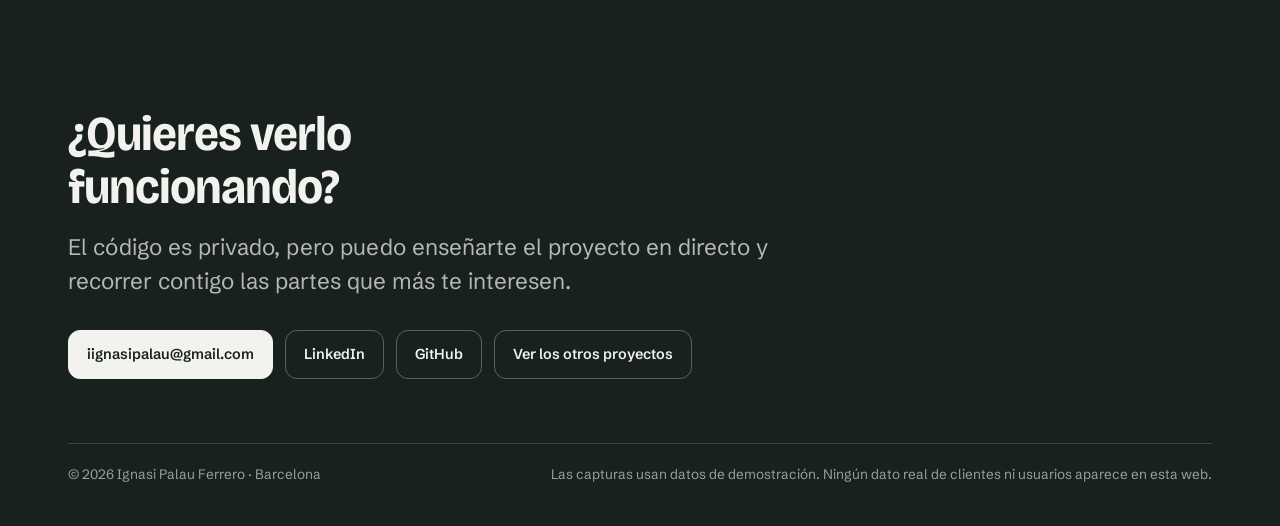
<file: proyectos/sorella.html>
<!doctype html>
<html lang="es">
<head>
  <meta charset="utf-8">
  <meta name="viewport" content="width=device-width, initial-scale=1">
  <title>Sorella · Ignasi Palau Ferrero</title>
  <meta name="description" content="Sorella: digitalización completa de un salón de belleza real, con web pública, panel de gestión y portal de clienta. Caso de estudio de Ignasi Palau Ferrero.">
  <meta name="theme-color" content="#f2f3ef" media="(prefers-color-scheme: light)">
  <meta name="theme-color" content="#121815" media="(prefers-color-scheme: dark)">
  <meta property="og:title" content="Sorella · Ignasi Palau Ferrero">
  <meta property="og:description" content="Sorella: digitalización completa de un salón de belleza real, con web pública, panel de gestión y portal de clienta. Caso de estudio de Ignasi Palau Ferrero.">
  <meta property="og:image" content="https://ignasipalauferrero.github.io/assets/img/og.png">
  <link rel="icon" href="../favicon.svg" type="image/svg+xml">
  <link rel="preload" href="../assets/fonts/bricolage-grotesque-latin-standard-normal.woff2" as="font" type="font/woff2" crossorigin>
  <link rel="stylesheet" href="../assets/css/site.css">
  <script src="../assets/js/site.js"></script>
</head>
<body>
  <a class="skip" href="#contenido">Saltar al contenido</a>
  <header class="site-header">
    <div class="wrap">
      <a class="brand" href="../" aria-label="Inicio">
        <span class="brand-mark" aria-hidden="true">IP</span>
        <span class="brand-name">Ignasi Palau Ferrero</span>
      </a>
      <nav class="nav" aria-label="Principal">
        <a href="../#proyectos"><span class="nav-text">Proyectos</span></a>
        <a href="../#como-trabajo"><span class="nav-text">Cómo trabajo</span></a>
        <a href="../#stack"><span class="nav-text">Stack</span></a>
        <a href="../#contacto">Contacto</a>
        <button class="icon-btn" type="button" data-theme-toggle aria-label="Cambiar tema claro u oscuro"><svg viewBox="0 0 24 24" fill="none" stroke="currentColor" stroke-width="1.8" stroke-linecap="round" stroke-linejoin="round" aria-hidden="true"><path d="M21 12.8A9 9 0 1 1 11.2 3a7 7 0 0 0 9.8 9.8z"/></svg></button>
      </nav>
    </div>
  </header>
<main id="contenido" class="case sorella">
<div class="wrap"><p class="crumbs"><a href="../#proyectos">Proyectos</a> / Sorella</p>
<section class="case-hero">
  <div>
    <div class="project-title"><span class="project-logo" aria-hidden="true"><svg viewBox="0 0 24 24" fill="none" stroke="currentColor" stroke-width="1.8" stroke-linecap="round"><circle cx="6" cy="6" r="3"/><circle cx="6" cy="18" r="3"/><path d="M20 4 8.1 15.9M14.5 14.5 20 20M8.1 8.1 12 12"/></svg></span><h1>Sorella</h1></div>
    <p class="lede">La digitalización completa de un salón de belleza real: su web, la agenda, la caja, el stock, el equipo y el seguimiento de cada clienta, en un único sistema hecho a su medida.</p>
    <p class="privacy-note"><svg viewBox="0 0 24 24" fill="none" stroke="currentColor" stroke-width="1.8" stroke-linecap="round" stroke-linejoin="round" aria-hidden="true"><rect x="4" y="10" width="16" height="11" rx="2"/><path d="M8 10V7a4 4 0 0 1 8 0v3"/></svg><span>El repositorio es privado. Las capturas del panel usan nombres, citas e importes inventados; ningún dato de clientas reales del salón aparece en esta página.</span></p>
  </div>
  <dl class="facts"><dt>Rol</dt><dd>Diseño, desarrollo y despliegue</dd><dt>Equipo</dt><dd>Freelance con un socio, cliente real</dd><dt>Plataforma</dt><dd>Web pública, panel de gestión y portal de clienta</dd><dt>Periodo</dt><dd>Octubre de 2025 – hoy</dd><dt>Estado</dt><dd>En desarrollo con el salón</dd></dl>
</section>
<div class="hero-shot"><button class="zoom" type="button" data-zoom="../assets/img/sorella/agenda-semana.webp" data-caption="Agenda semanal del panel de gestión con citas por empleada (datos de demostración)"><div class="device browser"><div class="bar" aria-hidden="true"><i></i><i></i><i></i><span>panel de gestión</span></div><img src="../assets/img/sorella/agenda-semana.webp" width="1600" height="1000" loading="lazy" alt="Agenda semanal del panel de gestión con citas por empleada (datos de demostración)"></div></button></div></div>
<section class="case-section"><div class="wrap case-grid"><h2>Qué problema resuelve</h2><div class="case-body"><p class="big">Un salón de belleza suele llevar la agenda en papel, la caja en un TPV que no habla con nada y el seguimiento de clientas en la memoria de cada peluquera.</p><p class="">Sorella sustituye todo eso por un sistema propio: la web pública atrae y presenta el salón; el panel organiza el día a día (citas, tickets, pagos, stock, comisiones); y el portal permite a cada clienta ver sus citas y sus tickets.</p><p class="">El ciclo se cierra después del servicio: el sistema programa un mensaje de seguimiento por WhatsApp unas semanas más tarde para saber qué tal y volver a citar.</p></div></div></section>
<section class="case-section" id="estado"><div class="wrap case-grid"><h2>Qué hace y en qué punto está</h2><div class="case-body"><p>El sistema ya cubre la operativa completa del salón. Lo que queda es pulir con su uso diario y abrir la reserva online.</p><div class="status"><div class="status-bar" role="img" aria-label="9 funcionan, 1 en curso, 2 siguientes"><span class="ok" style="flex:9"></span><span class="wip" style="flex:1"></span><span class="next" style="flex:2"></span></div><div class="status-legend"><span><i class="dot ok"></i>9 funcionan</span><span><i class="dot wip"></i>1 en curso</span><span><i class="dot next"></i>2 siguientes</span></div></div><ul class="modules"><li class="module"><i class="dot ok" aria-hidden="true"></i><h3>Web pública<span class="state ok">Funciona</span></h3><p>Inicio, sobre nosotras, servicios, galería, novias y eventos, productos y contacto. Diseño adaptado a móvil con animaciones de scroll con GSAP y Lenis.</p></li><li class="module"><i class="dot ok" aria-hidden="true"></i><h3>Agenda<span class="state ok">Funciona</span></h3><p>Vista de día y de semana, color por empleada, filtros por estado y citas que se mueven y redimensionan arrastrando.</p></li><li class="module"><i class="dot ok" aria-hidden="true"></i><h3>Fichas de clienta<span class="state ok">Funciona</span></h3><p>Historial completo de servicios, notas visibles y notas privadas separadas, fotos de cada trabajo y productos usados.</p></li><li class="module"><i class="dot ok" aria-hidden="true"></i><h3>Caja y tickets<span class="state ok">Funciona</span></h3><p>Tickets con líneas de servicio y de producto, descuentos e IVA por línea, pagos con varios métodos en el mismo ticket y anulación sin borrar el registro.</p></li><li class="module"><i class="dot ok" aria-hidden="true"></i><h3>Productos y stock<span class="state ok">Funciona</span></h3><p>Catálogo de productos con stock, consumo de producto por servicio y activación o desactivación sin perder el histórico.</p></li><li class="module"><i class="dot ok" aria-hidden="true"></i><h3>Equipo y estadísticas<span class="state ok">Funciona</span></h3><p>Gestión de empleadas, comisiones por periodo, caja por método de pago y resumen del día.</p></li><li class="module"><i class="dot ok" aria-hidden="true"></i><h3>Seguimiento por WhatsApp<span class="state ok">Funciona</span></h3><p>Tras cada servicio se programa un feedback a dos semanas, tres semanas o un mes, y se envía con una plantilla de WhatsApp Business. Las credenciales se configuran desde el propio panel.</p></li><li class="module"><i class="dot ok" aria-hidden="true"></i><h3>Portal de clienta<span class="state ok">Funciona</span></h3><p>Cada clienta consulta sus próximas citas, su historial, sus tickets y sus datos de perfil.</p></li><li class="module"><i class="dot ok" aria-hidden="true"></i><h3>API y datos<span class="state ok">Funciona</span></h3><p>API versionada con FastAPI, autenticación JWT con roles, búsqueda global, SQLAlchemy asíncrono sobre MySQL y migraciones con Alembic.</p></li><li class="module"><i class="dot wip" aria-hidden="true"></i><h3>Ajustes con el uso real<span class="state wip">En curso</span></h3><p>Iteraciones sobre el panel a partir del feedback del salón: agenda, fechas y flujo de citas.</p></li><li class="module"><i class="dot next" aria-hidden="true"></i><h3>Reserva online<span class="state next">Siguiente</span></h3><p>Que las clientas puedan pedir y gestionar su cita desde la web sin llamar.</p></li><li class="module"><i class="dot next" aria-hidden="true"></i><h3>Historial laboral del equipo<span class="state next">Siguiente</span></h3><p>Guardar los cambios de contrato de cada empleada en su propio historial.</p></li></ul></div></div></section>
<section class="case-section"><div class="wrap case-grid"><h2>Cómo está construido</h2><div class="case-body"><p>Tres frontends sobre una misma API. La web pública y el panel comparten proyecto React; la API en FastAPI aplica los permisos por rol y concentra toda la lógica de negocio: totales, impuestos, stock y comisiones.</p></div></div><div class="wrap"><figure class="diagram-wide"><div class="diagram"><svg viewBox="0 0 900 380" role="img" aria-label="Arquitectura de Sorella"><defs><marker id="arrow" viewBox="0 0 10 10" refX="9" refY="5" markerWidth="7" markerHeight="7" orient="auto-start-reverse"><path d="M0 0 10 5 0 10z"/></marker></defs><rect class="box accent" x="20" y="20" width="260" height="340" rx="10"/><text class="t" x="36" y="195"></text><text class="t" x="40" y="52">Frontend</text><text class="s" x="40" y="72">React 19 · Vite · Tailwind</text><rect class="box" x="40" y="92" width="220" height="70" rx="10"/><text class="t" x="56" y="124">Web pública</text><text class="s" x="56" y="144">servicios · galería · novias</text><text class="s" x="56" y="161">GSAP · Lenis</text><rect class="box" x="40" y="176" width="220" height="70" rx="10"/><text class="t" x="56" y="208">Panel de gestión</text><text class="s" x="56" y="228">agenda · caja · stock</text><text class="s" x="56" y="245">equipo · estadísticas</text><rect class="box" x="40" y="260" width="220" height="70" rx="10"/><text class="t" x="56" y="292">Portal de clienta</text><text class="s" x="56" y="312">citas · tickets · perfil</text><path class="wire accent" d="M280 190 L 340 190"/><text class="s" x="282" y="180">REST + JWT</text><rect class="box" x="340" y="60" width="270" height="260" rx="10"/><text class="t" x="356" y="195"></text><text class="t" x="360" y="92">API /api/v1</text><text class="s" x="360" y="112">Python · FastAPI</text><text class="s" x="360" y="142">roles: administración y clienta</text><text class="s" x="360" y="162">16 recursos: citas, tickets,</text><text class="s" x="360" y="180">pagos, productos, stock…</text><text class="s" x="360" y="210">búsqueda global</text><text class="s" x="360" y="230">comprobación de salud de la BD</text><text class="s" x="360" y="260">Pydantic · SQLAlchemy async</text><path class="wire" d="M610 120 L 660 90"/><rect class="box" x="660" y="40" width="220" height="80" rx="10"/><text class="t" x="676" y="77">MySQL</text><text class="s" x="676" y="97">migraciones con Alembic</text><path class="wire" d="M610 200 L 660 200"/><rect class="box" x="660" y="160" width="220" height="80" rx="10"/><text class="t" x="676" y="197">Fotos de trabajos</text><text class="s" x="676" y="217">subida por servicio</text><path class="wire" d="M610 280 L 660 310"/><rect class="box ext" x="660" y="270" width="220" height="80" rx="10"/><text class="t" x="676" y="307">WhatsApp Business</text><text class="s" x="676" y="327">Cloud API de Meta</text></svg></div><figcaption class="diagram-caption">La API es la única que habla con la base de datos y con WhatsApp; los frontends solo consumen endpoints con su token.</figcaption></figure></div><div class="wrap case-grid"><span aria-hidden="true"></span><div class="case-body"><dl class="kv"><dt>Frontend</dt><dd>React 19, Vite, Tailwind CSS, React Router 7, Axios</dd><dt>Animación</dt><dd>GSAP, Lenis</dd><dt>Backend</dt><dd>Python, FastAPI, Pydantic 2, Uvicorn</dd><dt>Datos</dt><dd>MySQL, SQLAlchemy 2 asíncrono, Alembic</dd><dt>Seguridad</dt><dd>JWT, contraseñas con bcrypt, permisos por rol</dd><dt>Integraciones</dt><dd>WhatsApp Business Cloud API (Meta)</dd><dt>Método</dt><dd>Trabajo por sprints con tareas en Jira</dd></dl></div></div></section>
<section class="case-section"><div class="wrap case-grid"><h2>Decisiones técnicas</h2><div class="case-body"><p>Cómo se tradujeron las necesidades de un negocio real a decisiones de diseño.</p><div class="decisions"><article class="decision"><h3>Un ticket, muchas líneas y muchos pagos</h3><p>El ticket separa líneas de servicio y de producto, cada una con su descuento y su IVA, y admite varios pagos con métodos distintos. Así la caja cuadra con lo que pasa de verdad en el mostrador, incluidas las clientas que pagan una parte con tarjeta y otra con Bizum.</p></article><article class="decision"><h3>Una agenda que aguanta las prisas</h3><p>Las citas se arrastran para cambiarlas de hora y se estiran para alargarlas. Durante el arrastre se mueve el elemento directamente y el estado de React solo se actualiza al soltar, así la agenda no se vuelve lenta con un día lleno.</p></article><article class="decision"><h3>El seguimiento convierte una visita en la siguiente</h3><p>Cada servicio puede programar un mensaje de seguimiento según el tipo de trabajo. El panel muestra los pendientes del día y los envía por WhatsApp con el nombre de la clienta y el servicio.</p></article><article class="decision"><h3>Ficha con memoria y con privacidad</h3><p>Las notas de cada servicio están separadas entre las que puede ver la clienta y las privadas del salón. Las fotos y los productos usados quedan ligados a cada servicio, no a la clienta en general.</p></article><article class="decision"><h3>API pensada para durar</h3><p>Rutas versionadas, esquemas validados con Pydantic, comprobación de que la base de datos responde antes de operar y migraciones con Alembic que partieron de una línea base del esquema existente, para poder evolucionarlo sin perder datos.</p></article></div></div></div></section>
<section class="case-section"><div class="wrap"><h2 class="gallery-title">Capturas</h2><div class="gallery desk"><figure><button class="zoom" type="button" data-zoom="../assets/img/sorella/web-inicio.webp" data-caption="Portada de la web pública"><div class="device browser"><div class="bar" aria-hidden="true"><i></i><i></i><i></i></div><img src="../assets/img/sorella/web-inicio.webp" width="1600" height="1000" loading="lazy" alt="Portada de la web pública"></div></button><figcaption>Web pública: portada.</figcaption></figure><figure><button class="zoom" type="button" data-zoom="../assets/img/sorella/web-novias.webp" data-caption="Página de novias y eventos"><div class="device browser"><div class="bar" aria-hidden="true"><i></i><i></i><i></i></div><img src="../assets/img/sorella/web-novias.webp" width="1600" height="1000" loading="lazy" alt="Página de novias y eventos"></div></button><figcaption>Página de novias y eventos.</figcaption></figure><figure><button class="zoom" type="button" data-zoom="../assets/img/sorella/web-galeria.webp" data-caption="Galería de trabajos"><div class="device browser"><div class="bar" aria-hidden="true"><i></i><i></i><i></i></div><img src="../assets/img/sorella/web-galeria.webp" width="1600" height="1000" loading="lazy" alt="Galería de trabajos"></div></button><figcaption>Galería de trabajos.</figcaption></figure><figure><button class="zoom" type="button" data-zoom="../assets/img/sorella/panel.webp" data-caption="Panel de inicio de la gestión"><div class="device browser"><div class="bar" aria-hidden="true"><i></i><i></i><i></i></div><img src="../assets/img/sorella/panel.webp" width="1600" height="1000" loading="lazy" alt="Panel de inicio de la gestión"></div></button><figcaption>Panel: resumen del día y accesos rápidos.</figcaption></figure><figure><button class="zoom" type="button" data-zoom="../assets/img/sorella/agenda-dia.webp" data-caption="Agenda de un día por franjas"><div class="device browser"><div class="bar" aria-hidden="true"><i></i><i></i><i></i></div><img src="../assets/img/sorella/agenda-dia.webp" width="1600" height="1000" loading="lazy" alt="Agenda de un día por franjas"></div></button><figcaption>Agenda de día con citas por empleada.</figcaption></figure><figure><button class="zoom" type="button" data-zoom="../assets/img/sorella/tickets.webp" data-caption="Listado de tickets"><div class="device browser"><div class="bar" aria-hidden="true"><i></i><i></i><i></i></div><img src="../assets/img/sorella/tickets.webp" width="1600" height="1000" loading="lazy" alt="Listado de tickets"></div></button><figcaption>Tickets abiertos, pagados y cancelados.</figcaption></figure><figure><button class="zoom" type="button" data-zoom="../assets/img/sorella/caja.webp" data-caption="Caja por método de pago"><div class="device browser"><div class="bar" aria-hidden="true"><i></i><i></i><i></i></div><img src="../assets/img/sorella/caja.webp" width="1600" height="1000" loading="lazy" alt="Caja por método de pago"></div></button><figcaption>Caja e ingresos por método de pago.</figcaption></figure><figure><button class="zoom" type="button" data-zoom="../assets/img/sorella/comisiones.webp" data-caption="Comisiones por empleada"><div class="device browser"><div class="bar" aria-hidden="true"><i></i><i></i><i></i></div><img src="../assets/img/sorella/comisiones.webp" width="1600" height="1000" loading="lazy" alt="Comisiones por empleada"></div></button><figcaption>Comisiones por empleada en un periodo.</figcaption></figure><figure><button class="zoom" type="button" data-zoom="../assets/img/sorella/productos.webp" data-caption="Gestión de productos y stock"><div class="device browser"><div class="bar" aria-hidden="true"><i></i><i></i><i></i></div><img src="../assets/img/sorella/productos.webp" width="1600" height="1000" loading="lazy" alt="Gestión de productos y stock"></div></button><figcaption>Productos con control de stock.</figcaption></figure></div><div class="gallery phones" style="margin-top:24px"><figure><button class="zoom" type="button" data-zoom="../assets/img/sorella/movil-inicio.webp" data-caption="La web en el móvil."><div class="device phone"><img src="../assets/img/sorella/movil-inicio.webp" width="600" height="1298" loading="lazy" alt="La web en el móvil."></div></button><figcaption>La web en el móvil.</figcaption></figure><figure><button class="zoom" type="button" data-zoom="../assets/img/sorella/movil-servicios.webp" data-caption="Servicios en el móvil."><div class="device phone"><img src="../assets/img/sorella/movil-servicios.webp" width="600" height="1298" loading="lazy" alt="Servicios en el móvil."></div></button><figcaption>Servicios en el móvil.</figcaption></figure></div></div></section>
<div class="wrap"><nav class="next-project" aria-label="Siguiente proyecto"><span class="muted">Siguiente proyecto</span>
<a href="beta3m.html">Beta 3M <svg viewBox="0 0 24 24" fill="none" stroke="currentColor" stroke-width="2" stroke-linecap="round" aria-hidden="true"><path d="M5 12h14M13 6l6 6-6 6"/></svg></a></nav></div>
</main>
  <footer class="contact" id="contacto">
    <div class="wrap">
      <h2>¿Quieres verlo funcionando?</h2>
      <p>El código es privado, pero puedo enseñarte el proyecto en directo y recorrer contigo las partes que más te interesen.</p>
      <div class="links">
        <a class="btn" href="mailto:iignasipalau@gmail.com">iignasipalau@gmail.com</a>
        <a class="btn ghost" href="https://www.linkedin.com/in/ignasipalau" rel="me">LinkedIn</a>
        <a class="btn ghost" href="https://github.com/ignasipalauferrero" rel="me">GitHub</a>
        <a class="btn ghost" href="../#proyectos">Ver los otros proyectos</a>
      </div>
      <div class="fineprint">
        <span>© 2026 Ignasi Palau Ferrero · Barcelona</span>
        <span>Las capturas usan datos de demostración. Ningún dato real de clientes ni usuarios aparece en esta web.</span>
      </div>
    </div>
  </footer>
</body>
</html>
</file>
<file: assets/css/site.css>
/* ==========================================================
   Ignasi Palau Ferrero — portfolio
   Tokens · base · layout · components
   ========================================================== */

/* Self-hosted fonts (SIL OFL) */
@font-face { font-family: "Bricolage Grotesque"; src: url(../fonts/bricolage-grotesque-latin-standard-normal.woff2) format("woff2-variations"), url(../fonts/bricolage-grotesque-latin-standard-normal.woff2) format("woff2"); font-weight: 200 800; font-stretch: 75% 100%; font-display: swap; }
@font-face { font-family: "Schibsted Grotesk"; src: url(../fonts/schibsted-grotesk-latin-400-normal.woff2) format("woff2"); font-weight: 400; font-display: swap; }
@font-face { font-family: "Schibsted Grotesk"; src: url(../fonts/schibsted-grotesk-latin-500-normal.woff2) format("woff2"); font-weight: 500; font-display: swap; }
@font-face { font-family: "Schibsted Grotesk"; src: url(../fonts/schibsted-grotesk-latin-600-normal.woff2) format("woff2"); font-weight: 600; font-display: swap; }
@font-face { font-family: "Schibsted Grotesk"; src: url(../fonts/schibsted-grotesk-latin-700-normal.woff2) format("woff2"); font-weight: 700; font-display: swap; }
@font-face { font-family: "Caveat"; src: url(../fonts/caveat-latin-600-normal.woff2) format("woff2"); font-weight: 600; font-display: swap; }

:root {
  --paper: #f2f3ef;
  --surface: #ffffff;
  --surface-2: #e9ebe5;
  --ink: #18211d;
  --graphite: #56615c;
  --line: #d6dad2;
  --pencil: #2c4bd6;
  --pencil-soft: rgba(44, 75, 214, 0.1);

  --beta: #a04e00;
  --beta-soft: #f6e9dc;
  --green: #138a3e;
  --green-soft: #e1f3e6;
  --sorella: #2f5d45;
  --sorella-soft: #e3ece6;

  --ok: #1f7a46;
  --wip: #b26a00;
  --next: #6b7570;

  --display: "Bricolage Grotesque", "Avenir Next", "Segoe UI", system-ui, sans-serif;
  --body: "Schibsted Grotesk", "Helvetica Neue", Arial, system-ui, sans-serif;
  --hand: "Caveat", "Bradley Hand", "Segoe Print", cursive;

  --step--1: clamp(0.84rem, 0.82rem + 0.1vw, 0.9rem);
  --step-0: clamp(1rem, 0.97rem + 0.15vw, 1.08rem);
  --step-1: clamp(1.2rem, 1.12rem + 0.35vw, 1.4rem);
  --step-2: clamp(1.5rem, 1.32rem + 0.8vw, 2rem);
  --step-3: clamp(2rem, 1.6rem + 1.8vw, 3.1rem);
  --step-4: clamp(2.6rem, 1.8rem + 3.6vw, 5.2rem);

  --gutter: clamp(16px, 4vw, 48px);
  --max: 1240px;
  --radius-device: 28px;
  --radius-panel: 14px;
  --radius-chip: 999px;
  color-scheme: light;
}

@media (prefers-color-scheme: dark) {
  :root:not([data-theme="light"]) {
    --paper: #121815;
    --surface: #1a221e;
    --surface-2: #222b27;
    --ink: #e6ebe7;
    --graphite: #9ea9a3;
    --line: #2e3833;
    --pencil: #93a6ff;
    --pencil-soft: rgba(147, 166, 255, 0.12);
    --beta: #f0a160;
    --beta-soft: #33261b;
    --green: #4ccf7c;
    --green-soft: #18301f;
    --sorella: #8cc5a4;
    --sorella-soft: #1d2d24;
    --ok: #5fd08f;
    --wip: #f0b35a;
    --next: #9ea9a3;
    color-scheme: dark;
  }
}
:root[data-theme="dark"] {
  --paper: #121815;
  --surface: #1a221e;
  --surface-2: #222b27;
  --ink: #e6ebe7;
  --graphite: #9ea9a3;
  --line: #2e3833;
  --pencil: #93a6ff;
  --pencil-soft: rgba(147, 166, 255, 0.12);
  --beta: #f0a160;
  --beta-soft: #33261b;
  --green: #4ccf7c;
  --green-soft: #18301f;
  --sorella: #8cc5a4;
  --sorella-soft: #1d2d24;
  --ok: #5fd08f;
  --wip: #f0b35a;
  --next: #9ea9a3;
  color-scheme: dark;
}

/* ---------- base ---------- */
*, *::before, *::after { box-sizing: border-box; }
html { -webkit-text-size-adjust: 100%; scroll-behavior: smooth; }
@media (prefers-reduced-motion: reduce) { html { scroll-behavior: auto; } }
body {
  margin: 0;
  background: var(--paper);
  color: var(--ink);
  font-family: var(--body);
  font-size: var(--step-0);
  line-height: 1.6;
  text-rendering: optimizeLegibility;
  -webkit-font-smoothing: antialiased;
  overflow-x: hidden;
}
img { max-width: 100%; height: auto; display: block; }
a { color: inherit; text-decoration-thickness: 1px; text-underline-offset: 0.2em; }
a:hover { text-decoration-color: var(--pencil); }
:focus-visible { outline: 2px solid var(--pencil); outline-offset: 3px; border-radius: 4px; }
h1, h2, h3, h4 {
  font-family: var(--display);
  font-weight: 700;
  line-height: 1.08;
  letter-spacing: -0.02em;
  margin: 0;
  font-variation-settings: "wdth" 92;
}
p { margin: 0 0 1em; }
p:last-child { margin-bottom: 0; }
ul { margin: 0; padding: 0; }
.skip {
  position: absolute; left: -9999px; top: 8px;
  background: var(--ink); color: var(--paper); padding: 8px 14px; border-radius: 8px; z-index: 50;
}
.skip:focus { left: 8px; }
.wrap { width: 100%; max-width: var(--max); margin: 0 auto; padding: 0 var(--gutter); }
.measure { max-width: 64ch; }
.muted { color: var(--graphite); }
.visually-hidden { position: absolute; width: 1px; height: 1px; overflow: hidden; clip: rect(0 0 0 0); white-space: nowrap; }

/* ---------- header ---------- */
.site-header {
  position: sticky; top: 0; z-index: 20;
  background: color-mix(in srgb, var(--paper) 88%, transparent);
  backdrop-filter: saturate(1.4) blur(10px);
  -webkit-backdrop-filter: saturate(1.4) blur(10px);
  border-bottom: 1px solid transparent;
  transition: border-color .2s;
}
.site-header.is-stuck { border-bottom-color: var(--line); }
.site-header .wrap { display: flex; align-items: center; gap: 24px; min-height: 64px; }
.brand {
  font-family: var(--display); font-weight: 700; font-size: 1.05rem; letter-spacing: -0.01em;
  text-decoration: none; display: inline-flex; align-items: center; gap: 10px; white-space: nowrap;
}
.brand-mark {
  width: 30px; height: 30px; border-radius: 9px; background: var(--ink); color: var(--paper);
  display: grid; place-items: center; font-size: 0.8rem; letter-spacing: 0;
}
.nav { margin-left: auto; display: flex; align-items: center; gap: 4px; }
.nav a {
  text-decoration: none; color: var(--graphite); font-size: var(--step--1); font-weight: 500;
  padding: 8px 12px; border-radius: 8px;
}
.nav a:hover, .nav a[aria-current="page"] { color: var(--ink); background: var(--surface-2); }
.icon-btn {
  display: inline-grid; place-items: center; width: 38px; height: 38px; border-radius: 10px;
  border: 1px solid var(--line); background: var(--surface); color: var(--ink); cursor: pointer;
}
.icon-btn:hover { border-color: var(--graphite); }
.icon-btn svg { width: 18px; height: 18px; }
@media (max-width: 720px) {
  .nav .nav-text { display: none; }
  .brand-name { display: none; }
}

/* ---------- hero ---------- */
.hero { padding: clamp(40px, 8vw, 96px) 0 0; }
.hero-intro { display: grid; grid-template-columns: minmax(0, 1fr); gap: 28px; align-items: end; }
@media (min-width: 1040px) {
  .hero-intro { grid-template-columns: minmax(0, 7fr) minmax(0, 5fr); column-gap: 56px; }
  .hero-intro .hero-side { padding-bottom: 8px; }
}
.hero-side { display: grid; gap: 24px; }
.hero h1 {
  font-size: var(--step-4);
  font-variation-settings: "wdth" 96;
  letter-spacing: -0.018em;
  line-height: 1;
  max-width: 15ch;
}
.hero-lede { font-size: clamp(1.08rem, 1rem + 0.3vw, 1.25rem); line-height: 1.5; color: var(--graphite); max-width: 52ch; }
.hero-lede strong { color: var(--ink); font-weight: 600; }
.hero-actions { display: flex; flex-wrap: wrap; gap: 12px; margin-top: 4px; }
.btn {
  display: inline-flex; align-items: center; gap: 10px; text-decoration: none;
  font-weight: 600; font-size: var(--step--1);
  padding: 12px 18px; border-radius: 12px; border: 1px solid var(--ink);
  background: var(--ink); color: var(--paper);
}
.btn:hover { background: var(--pencil); border-color: var(--pencil); color: #fff; }
.btn.ghost { background: transparent; color: var(--ink); border-color: var(--line); }
.btn.ghost:hover { border-color: var(--ink); background: var(--surface); color: var(--ink); }
.btn svg { width: 18px; height: 18px; }

/* the workbench: three real products on one table */
.bench {
  position: relative;
  margin-top: clamp(40px, 6vw, 72px);
  padding: clamp(28px, 5vw, 64px) clamp(12px, 3vw, 40px) clamp(40px, 6vw, 80px);
  border-radius: 28px 28px 0 0;
  background-color: var(--surface-2);
  background-image: radial-gradient(color-mix(in srgb, var(--graphite) 28%, transparent) 1px, transparent 1.2px);
  background-size: 22px 22px;
  border: 1px solid var(--line);
  border-bottom: 0;
  overflow: hidden;
}
.bench-stage {
  position: relative;
  display: grid;
  grid-template-columns: 1.55fr 0.62fr 1.25fr;
  align-items: end;
  gap: clamp(10px, 2vw, 28px);
  max-width: 1120px; margin: 0 auto;
}
.bench-item { position: relative; text-decoration: none; display: block; }
.bench-item .note {
  position: absolute; font-family: var(--hand); font-weight: 600; color: var(--pencil);
  font-size: clamp(1.15rem, 0.9rem + 0.9vw, 1.75rem); line-height: 1; white-space: nowrap;
  pointer-events: none;
}
.bench-item .note svg { position: absolute; overflow: visible; }
.bench-item .note path { fill: none; stroke: currentColor; stroke-width: 2.2; stroke-linecap: round; stroke-linejoin: round; }
.bench-item:hover .device { transform: translateY(-6px); }
.bench-item .device { transition: transform .35s cubic-bezier(.2,.8,.2,1); }
.bench-item:focus-visible { outline-offset: 8px; }
.note-tablet { top: -44px; left: 6%; }
.note-phone { top: -50px; left: -10%; }
.note-web { top: -44px; right: 4%; }
.note-tablet svg { left: 100%; top: 14px; width: 60px; height: 40px; }
.note-phone svg { left: 60%; top: 26px; width: 40px; height: 40px; }
.note-web svg { right: 100%; top: 14px; width: 56px; height: 40px; }
@media (max-width: 860px) {
  .bench-stage { grid-template-columns: 1fr 0.55fr; }
  .bench-item.web { grid-column: 1 / -1; }
  .note-phone { left: -30%; }
}
@media (max-width: 560px) {
  .bench-stage { grid-template-columns: 1fr; gap: 56px; }
  .bench-item.phone { width: 58%; margin: 0 auto; }
  .bench-item .note { display: none; }
}
@media (prefers-reduced-motion: reduce) { .bench-item .device { transition: none; } }

/* ---------- devices (pure CSS frames) ---------- */
.device { position: relative; background: #0f1412; box-shadow: 0 1px 0 rgba(255,255,255,.08) inset, 0 30px 60px -30px rgba(10, 20, 15, .45), 0 12px 24px -16px rgba(10, 20, 15, .35); }
.device img { width: 100%; height: auto; }
.device.tablet { border-radius: 26px; padding: 14px; }
.device.tablet img { border-radius: 12px; }
.device.phone { border-radius: 38px; padding: 9px; }
.device.phone img { border-radius: 30px; }
.device.browser { border-radius: 14px; padding: 0; overflow: hidden; background: var(--surface); border: 1px solid var(--line); }
.device.browser .bar {
  height: 30px; display: flex; align-items: center; gap: 6px; padding: 0 12px;
  background: var(--surface-2); border-bottom: 1px solid var(--line);
}
.device.browser .bar i { width: 9px; height: 9px; border-radius: 50%; background: var(--line); display: block; }
.device.browser .bar span {
  margin-left: 10px; font-size: 11px; color: var(--graphite); background: var(--surface);
  border-radius: 6px; padding: 2px 10px; border: 1px solid var(--line);
}

/* ---------- sections ---------- */
.section { padding: clamp(64px, 10vw, 128px) 0; }
.section + .section { padding-top: 0; }
.section-head { display: grid; gap: 14px; margin-bottom: clamp(32px, 5vw, 56px); }
.section-head h2 { font-size: var(--step-3); max-width: 20ch; }
.section-head p { color: var(--graphite); max-width: 60ch; font-size: var(--step-1); line-height: 1.5; }

/* ---------- project rows (home) ---------- */
.project {
  --accent: var(--ink); --accent-soft: var(--surface-2);
  display: grid; grid-template-columns: minmax(0, 5fr) minmax(0, 7fr);
  gap: clamp(28px, 5vw, 72px); align-items: start;
  padding: clamp(40px, 6vw, 72px) 0;
  border-top: 1px solid var(--line);
}
.project:last-child { border-bottom: 1px solid var(--line); }
.project.beta { --accent: var(--beta); --accent-soft: var(--beta-soft); }
.project.green { --accent: var(--green); --accent-soft: var(--green-soft); }
.project.sorella { --accent: var(--sorella); --accent-soft: var(--sorella-soft); }
.project-copy { position: sticky; top: 96px; display: grid; gap: 20px; }
.project-title { display: flex; align-items: center; gap: 14px; }
.project-title h3 { font-size: var(--step-3); font-variation-settings: "wdth" 88; }
.project-logo {
  width: 46px; height: 46px; border-radius: 13px; flex: none;
  display: grid; place-items: center; background: var(--accent); color: #fff;
  font-family: var(--display); font-weight: 800; font-size: 0.95rem;
}
.project-logo svg { width: 24px; height: 24px; }
.project-pitch { font-size: var(--step-1); line-height: 1.45; }
.facts { display: grid; grid-template-columns: auto 1fr; gap: 6px 18px; font-size: var(--step--1); margin: 0; }
.facts dt { color: var(--graphite); }
.facts dd { margin: 0; font-weight: 500; }
.tags { display: flex; flex-wrap: wrap; gap: 6px; list-style: none; }
.tags li {
  font-size: 0.82rem; font-weight: 500; padding: 4px 10px; border-radius: var(--radius-chip);
  background: var(--surface); border: 1px solid var(--line);
}
.read-more {
  display: inline-flex; align-items: center; gap: 8px; font-weight: 600; text-decoration: none;
  color: var(--accent); font-size: var(--step-0);
}
.read-more svg { width: 18px; height: 18px; transition: transform .2s; }
.read-more:hover svg { transform: translateX(3px); }
.read-more:hover { text-decoration: underline; }

/* status map — what works today, what is being built, what's next */
.status { display: grid; gap: 10px; }
.status-bar { display: flex; height: 8px; border-radius: 99px; overflow: hidden; gap: 3px; }
.status-bar span { display: block; border-radius: 99px; }
.status-bar .ok { background: var(--ok); }
.status-bar .wip { background: var(--wip); }
.status-bar .next { background: repeating-linear-gradient(90deg, var(--next) 0 4px, transparent 4px 8px); opacity: .6; }
.status-legend { display: flex; flex-wrap: wrap; gap: 4px 16px; font-size: 0.85rem; color: var(--graphite); }
.dot { display: inline-block; width: 9px; height: 9px; border-radius: 50%; margin-right: 6px; vertical-align: 0.05em; }
.dot.ok { background: var(--ok); }
.dot.wip { background: var(--wip); }
.dot.next { border: 1.5px dashed var(--next); }

.project-visual { display: grid; gap: 18px; }
.visual-pair { display: grid; grid-template-columns: 1fr 1fr; gap: 18px; align-items: start; }
.visual-phones { display: grid; grid-template-columns: repeat(3, 1fr); gap: clamp(10px, 2vw, 22px); align-items: start; }
.visual-phones > :nth-child(2) { margin-top: 48px; }
.visual-phones > :nth-child(3) { margin-top: 24px; }
.visual-mixed { display: grid; grid-template-columns: 1fr 0.34fr; gap: 18px; align-items: end; }
.caption { font-size: 0.85rem; color: var(--graphite); margin-top: 10px; }
@media (max-width: 900px) {
  .project { grid-template-columns: 1fr; }
  .project-copy { position: static; }
}
@media (max-width: 520px) {
  .visual-phones { grid-template-columns: 1fr 1fr; }
  .visual-phones > :nth-child(3) { display: none; }
  .visual-pair { grid-template-columns: 1fr; }
}

/* ---------- principles ---------- */
.principles { display: grid; grid-template-columns: repeat(2, minmax(0, 1fr)); gap: 0; border-top: 1px solid var(--line); }
.principle { padding: clamp(24px, 3vw, 36px) clamp(0px, 2vw, 32px) clamp(24px, 3vw, 36px) 0; border-bottom: 1px solid var(--line); }
.principle:nth-child(odd) { border-right: 1px solid var(--line); }
.principle:nth-child(even) { padding-left: clamp(20px, 3vw, 40px); }
.principle h3 { font-size: var(--step-2); margin-bottom: 12px; max-width: 22ch; }
.principle p { color: var(--graphite); }
.principle .proof { margin-top: 14px; font-size: var(--step--1); color: var(--ink); display: flex; gap: 10px; }
.principle .proof::before { content: ""; flex: none; width: 3px; border-radius: 3px; background: var(--pencil); }
@media (max-width: 760px) {
  .principles { grid-template-columns: 1fr; }
  .principle:nth-child(odd) { border-right: 0; }
  .principle:nth-child(even) { padding-left: 0; }
}

/* ---------- stack table ---------- */
.stack { width: 100%; border-collapse: collapse; font-size: var(--step--1); }
.stack th, .stack td { text-align: left; padding: 14px 12px 14px 0; border-bottom: 1px solid var(--line); vertical-align: top; }
.stack thead th { color: var(--graphite); font-weight: 500; }
.stack tbody th { font-family: var(--display); font-weight: 700; font-size: var(--step-0); width: 18%; }
.stack td.where { white-space: nowrap; width: 1%; }
.pill { display: inline-block; font-size: 0.75rem; font-weight: 600; padding: 2px 8px; border-radius: 99px; margin: 0 4px 4px 0; }
.pill.beta { background: var(--beta-soft); color: var(--beta); }
.pill.green { background: var(--green-soft); color: var(--green); }
.pill.sorella { background: var(--sorella-soft); color: var(--sorella); }
@media (max-width: 640px) {
  .stack thead { display: none; }
  .stack, .stack tbody, .stack tr, .stack th, .stack td { display: block; width: auto !important; }
  .stack tr { padding: 14px 0; border-bottom: 1px solid var(--line); }
  .stack th, .stack td { border: 0; padding: 2px 0; white-space: normal !important; }
}

/* ---------- footer / contact ---------- */
.contact { background: var(--ink); color: var(--paper); padding: clamp(64px, 9vw, 112px) 0 40px; }
.contact h2 { font-size: var(--step-3); max-width: 18ch; color: var(--paper); }
.contact p { color: color-mix(in srgb, var(--paper) 72%, transparent); max-width: 56ch; font-size: var(--step-1); line-height: 1.5; margin-top: 18px; }
.contact .links { display: flex; flex-wrap: wrap; gap: 12px; margin-top: 32px; }
.contact .btn { background: var(--paper); color: var(--ink); border-color: var(--paper); }
.contact .btn:hover { background: var(--pencil); border-color: var(--pencil); color: #fff; }
.contact .btn.ghost { background: transparent; color: var(--paper); border-color: color-mix(in srgb, var(--paper) 30%, transparent); }
.contact .btn.ghost:hover { border-color: var(--paper); }
.fineprint {
  margin-top: 64px; padding-top: 20px; border-top: 1px solid color-mix(in srgb, var(--paper) 16%, transparent);
  display: flex; flex-wrap: wrap; justify-content: space-between; gap: 12px;
  font-size: 0.85rem; color: color-mix(in srgb, var(--paper) 60%, transparent);
}
@media (prefers-color-scheme: dark) {
  :root:not([data-theme="light"]) .contact { background: #0b100d; color: #e6ebe7; }
  :root:not([data-theme="light"]) .contact h2 { color: #e6ebe7; }
}
:root[data-theme="dark"] .contact { background: #0b100d; color: #e6ebe7; }
:root[data-theme="dark"] .contact h2 { color: #e6ebe7; }

/* ==========================================================
   Case study pages
   ========================================================== */
.case { --accent: var(--ink); --accent-soft: var(--surface-2); }
.case.beta { --accent: var(--beta); --accent-soft: var(--beta-soft); }
.case.green { --accent: var(--green); --accent-soft: var(--green-soft); }
.case.sorella { --accent: var(--sorella); --accent-soft: var(--sorella-soft); }

.crumbs { padding-top: 28px; font-size: var(--step--1); color: var(--graphite); }
.crumbs a { color: var(--graphite); }
.case-hero { padding: clamp(28px, 5vw, 56px) 0 clamp(32px, 5vw, 56px); display: grid; grid-template-columns: minmax(0, 7fr) minmax(0, 4fr); gap: clamp(28px, 5vw, 64px); align-items: end; }
.case-hero h1 { font-size: var(--step-4); font-variation-settings: "wdth" 96; letter-spacing: -0.018em; line-height: 1; }
.case-hero h1 .logo-inline { display: inline-grid; vertical-align: 0.1em; margin-right: 0.2em; }
.case-hero .lede { font-size: var(--step-1); line-height: 1.5; color: var(--graphite); margin-top: 22px; max-width: 54ch; }
.case-hero .facts { padding: 20px 22px; border-radius: var(--radius-panel); background: var(--surface); border: 1px solid var(--line); }
@media (max-width: 860px) { .case-hero { grid-template-columns: 1fr; } }

.privacy-note {
  display: flex; gap: 12px; align-items: flex-start; font-size: var(--step--1); color: var(--graphite);
  padding: 14px 16px; border-radius: 12px; background: var(--pencil-soft); margin-top: 18px; max-width: 64ch;
}
.privacy-note svg { flex: none; width: 18px; height: 18px; color: var(--pencil); margin-top: 3px; }

.hero-shot { margin-bottom: clamp(56px, 8vw, 96px); }
.case-section { padding: clamp(48px, 7vw, 88px) 0; border-top: 1px solid var(--line); }
.case-grid { display: grid; grid-template-columns: minmax(0, 4fr) minmax(0, 8fr); gap: clamp(24px, 5vw, 64px); }
.case-grid > h2 { font-size: var(--step-2); position: sticky; top: 96px; align-self: start; max-width: 14ch; }
@media (max-width: 860px) { .case-grid { grid-template-columns: 1fr; } .case-grid > h2 { position: static; } }
.case-body { display: grid; gap: 22px; }
.case-body > p { margin: 0; }
.diagram-wide { margin: clamp(28px, 4vw, 44px) 0; }
.diagram-wide .diagram svg { min-width: 760px; }
.case-body > p, .case-body .measure { font-size: var(--step-0); max-width: 66ch; }
.case-body .big { font-size: var(--step-1); line-height: 1.5; }

/* modules list with status */
.modules { display: grid; gap: 0; list-style: none; border-top: 1px solid var(--line); }
.module { display: grid; grid-template-columns: 26px minmax(0, 1fr); gap: 4px 12px; padding: 18px 0; border-bottom: 1px solid var(--line); }
.module .dot { margin: 0.5em 0 0; width: 11px; height: 11px; }
.module h3 { font-size: var(--step-1); font-variation-settings: "wdth" 95; letter-spacing: -0.01em; }
.module p { grid-column: 2; color: var(--graphite); margin: 4px 0 0; max-width: 64ch; }
.module .state { font-family: var(--body); font-size: 0.78rem; font-weight: 600; margin-left: 10px; vertical-align: 0.15em; padding: 2px 8px; border-radius: 99px; white-space: nowrap; }
.state.ok { color: var(--ok); background: color-mix(in srgb, var(--ok) 12%, transparent); }
.state.wip { color: var(--wip); background: color-mix(in srgb, var(--wip) 14%, transparent); }
.state.next { color: var(--graphite); border: 1px dashed var(--line); }

/* decisions */
.decisions { display: grid; gap: 22px; counter-reset: none; }
.decision { padding: 22px 24px; border-radius: var(--radius-panel); background: var(--surface); border: 1px solid var(--line); border-left: 4px solid var(--accent); }
.decision h3 { font-size: var(--step-1); margin-bottom: 8px; font-variation-settings: "wdth" 95; letter-spacing: -0.01em; }
.decision p { color: var(--graphite); max-width: 66ch; }
.decision code, .case-body code, .module code {
  font-family: ui-monospace, "SF Mono", Menlo, Consolas, monospace; font-size: 0.86em;
  background: var(--surface-2); padding: 1px 6px; border-radius: 5px; color: var(--ink);
}

/* architecture diagram */
.diagram { background: var(--surface); border: 1px solid var(--line); border-radius: var(--radius-panel); padding: clamp(12px, 2vw, 24px); overflow-x: auto; }
.diagram svg { width: 100%; height: auto; min-width: 640px; display: block; }
.diagram .box { fill: var(--surface-2); stroke: var(--line); stroke-width: 1.5; }
.diagram .box.accent { fill: var(--accent-soft); stroke: var(--accent); }
.diagram .box.ext { fill: none; stroke: var(--graphite); stroke-dasharray: 5 5; }
.diagram text { fill: var(--ink); font-family: var(--body); font-size: 14px; }
.diagram text.t { font-family: var(--display); font-weight: 700; font-size: 16px; }
.diagram text.s { fill: var(--graphite); font-size: 12.5px; }
.diagram .wire { stroke: var(--graphite); stroke-width: 1.5; fill: none; marker-end: url(#arrow); }
.diagram .wire.accent { stroke: var(--accent); }
.diagram marker path { fill: var(--graphite); }
.diagram-caption { font-size: var(--step--1); color: var(--graphite); margin-top: 10px; }

/* stack mini-table in case */
.kv { display: grid; grid-template-columns: minmax(120px, 0.3fr) 1fr; border-top: 1px solid var(--line); font-size: var(--step--1); }
.kv dt, .kv dd { margin: 0; padding: 12px 0; border-bottom: 1px solid var(--line); }
.kv dt { color: var(--graphite); padding-right: 16px; }
@media (max-width: 520px) { .kv { grid-template-columns: 1fr; } .kv dt { border-bottom: 0; padding-bottom: 0; } }

/* gallery */
.gallery-title { font-size: var(--step-2); margin-bottom: clamp(24px, 4vw, 40px); }
.gallery { display: grid; gap: clamp(14px, 2vw, 24px); }
.gallery.desk { grid-template-columns: repeat(3, minmax(0, 1fr)); }
.gallery.phones { grid-template-columns: repeat(4, minmax(0, 1fr)); align-items: start; }
.gallery figure { margin: 0; }
.gallery figcaption { font-size: 0.85rem; color: var(--graphite); margin-top: 10px; }
@media (max-width: 1000px) { .gallery.desk { grid-template-columns: repeat(2, minmax(0, 1fr)); } }
@media (max-width: 760px) { .gallery.desk { grid-template-columns: 1fr; } .gallery.phones { grid-template-columns: repeat(2, minmax(0, 1fr)); } }

.zoom { cursor: zoom-in; border: 0; padding: 0; background: none; display: block; width: 100%; text-align: left; color: inherit; font: inherit; }

/* next project */
.next-project { display: flex; justify-content: space-between; align-items: center; gap: 20px; padding: 40px 0; border-top: 1px solid var(--line); flex-wrap: wrap; }
.next-project a { font-family: var(--display); font-size: var(--step-2); font-weight: 700; text-decoration: none; letter-spacing: -0.02em; }
.next-project a:hover { color: var(--pencil); }
.next-project a { display: inline-flex; align-items: center; gap: 12px; }
.next-project a svg { width: 0.9em; height: 0.9em; flex: none; }

/* lightbox */
dialog.lightbox { border: 0; padding: 0; background: transparent; max-width: min(96vw, 1600px); max-height: 94vh; }
dialog.lightbox::backdrop { background: rgba(8, 12, 10, 0.86); }
dialog.lightbox img { max-height: 90vh; width: auto; max-width: 100%; border-radius: 10px; margin: 0 auto; }
dialog.lightbox p { color: #e6ebe7; text-align: center; margin-top: 10px; font-size: 0.9rem; }
dialog.lightbox .close { position: fixed; top: 16px; right: 16px; background: rgba(255,255,255,.12); color: #fff; border: 0; width: 42px; height: 42px; border-radius: 50%; cursor: pointer; font-size: 22px; line-height: 1; }

/* one orchestrated entrance: the bench */
@media (prefers-reduced-motion: no-preference) {
  .bench-item { animation: rise .9s cubic-bezier(.2,.8,.2,1) both; }
  .bench-item.phone { animation-delay: .12s; }
  .bench-item.web { animation-delay: .24s; }
  .bench-item .note { animation: ink .7s ease-out .9s both; }
  .bench-item.phone .note { animation-delay: 1.05s; }
  .bench-item.web .note { animation-delay: 1.2s; }
  @keyframes rise { from { opacity: 0; transform: translateY(28px); } to { opacity: 1; transform: none; } }
  @keyframes ink { from { opacity: 0; transform: translateY(6px) rotate(-2deg); } to { opacity: 1; transform: none; } }
}
</file>
